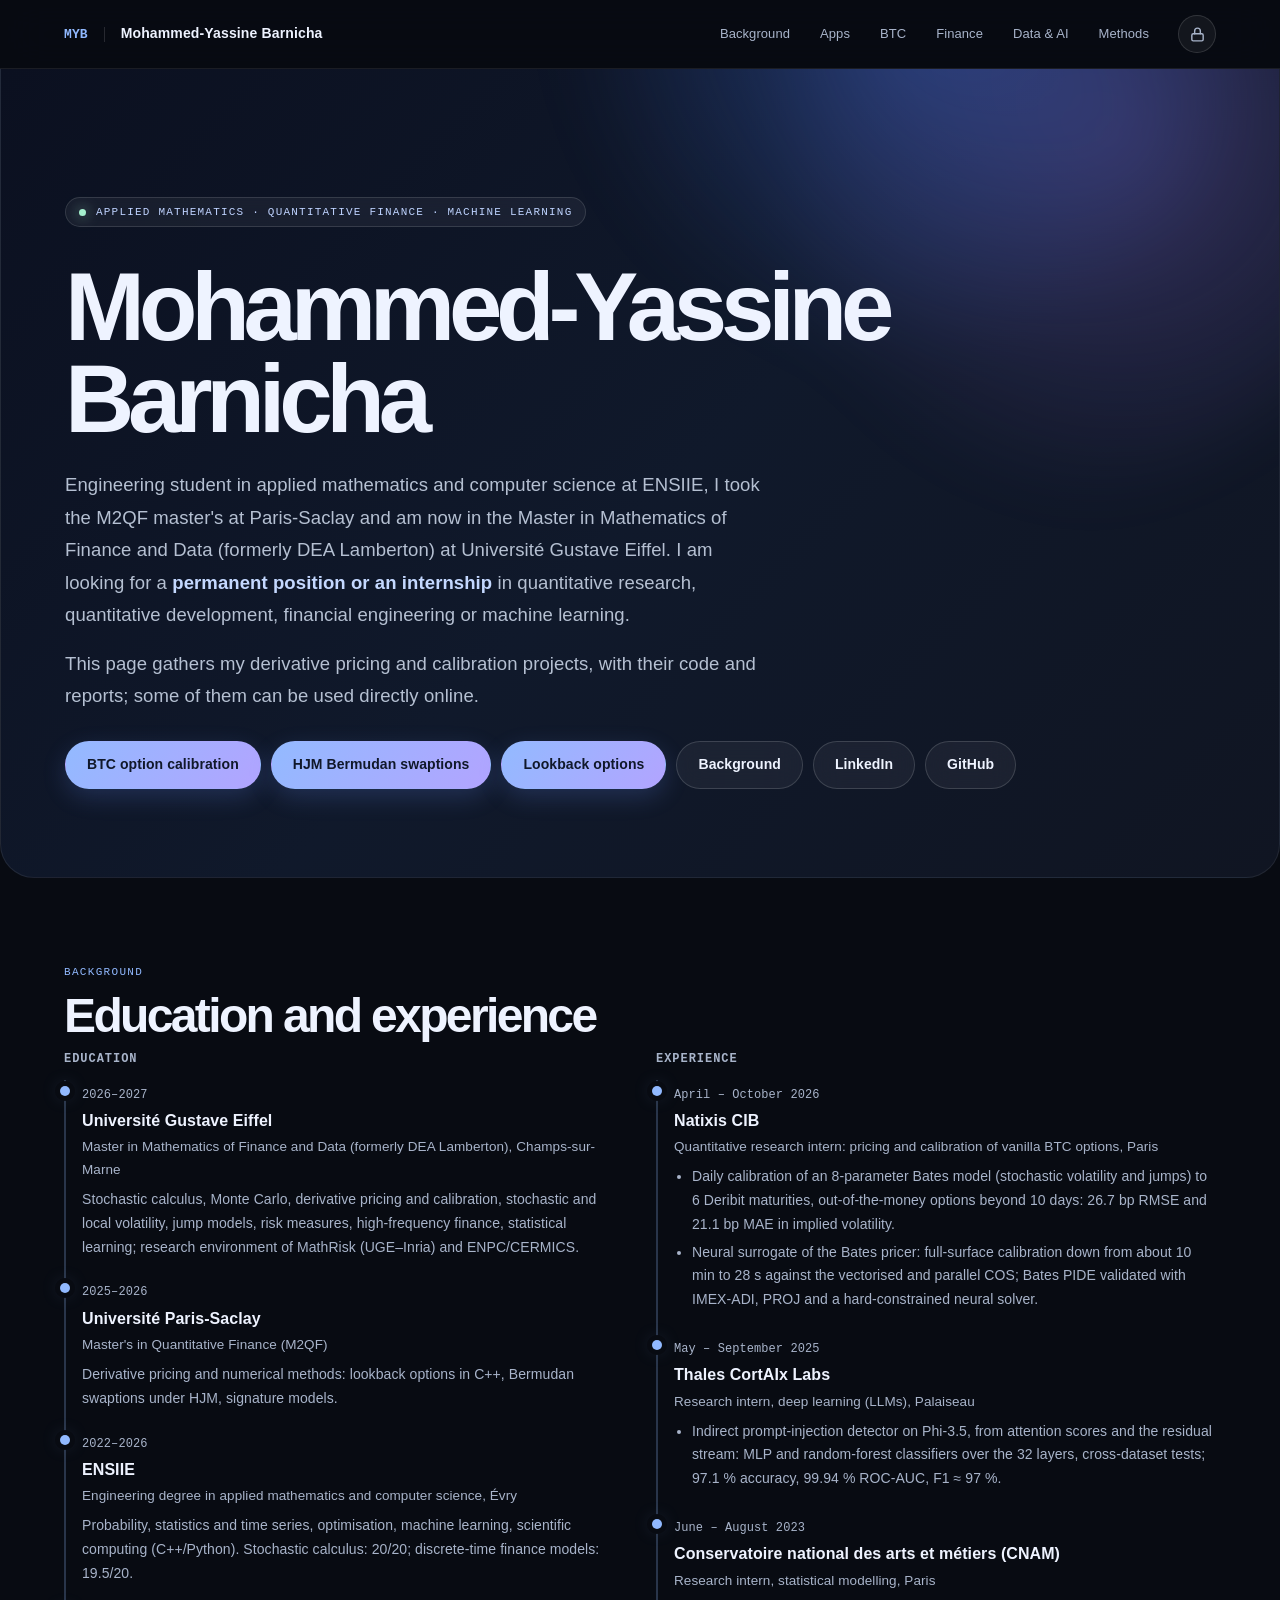
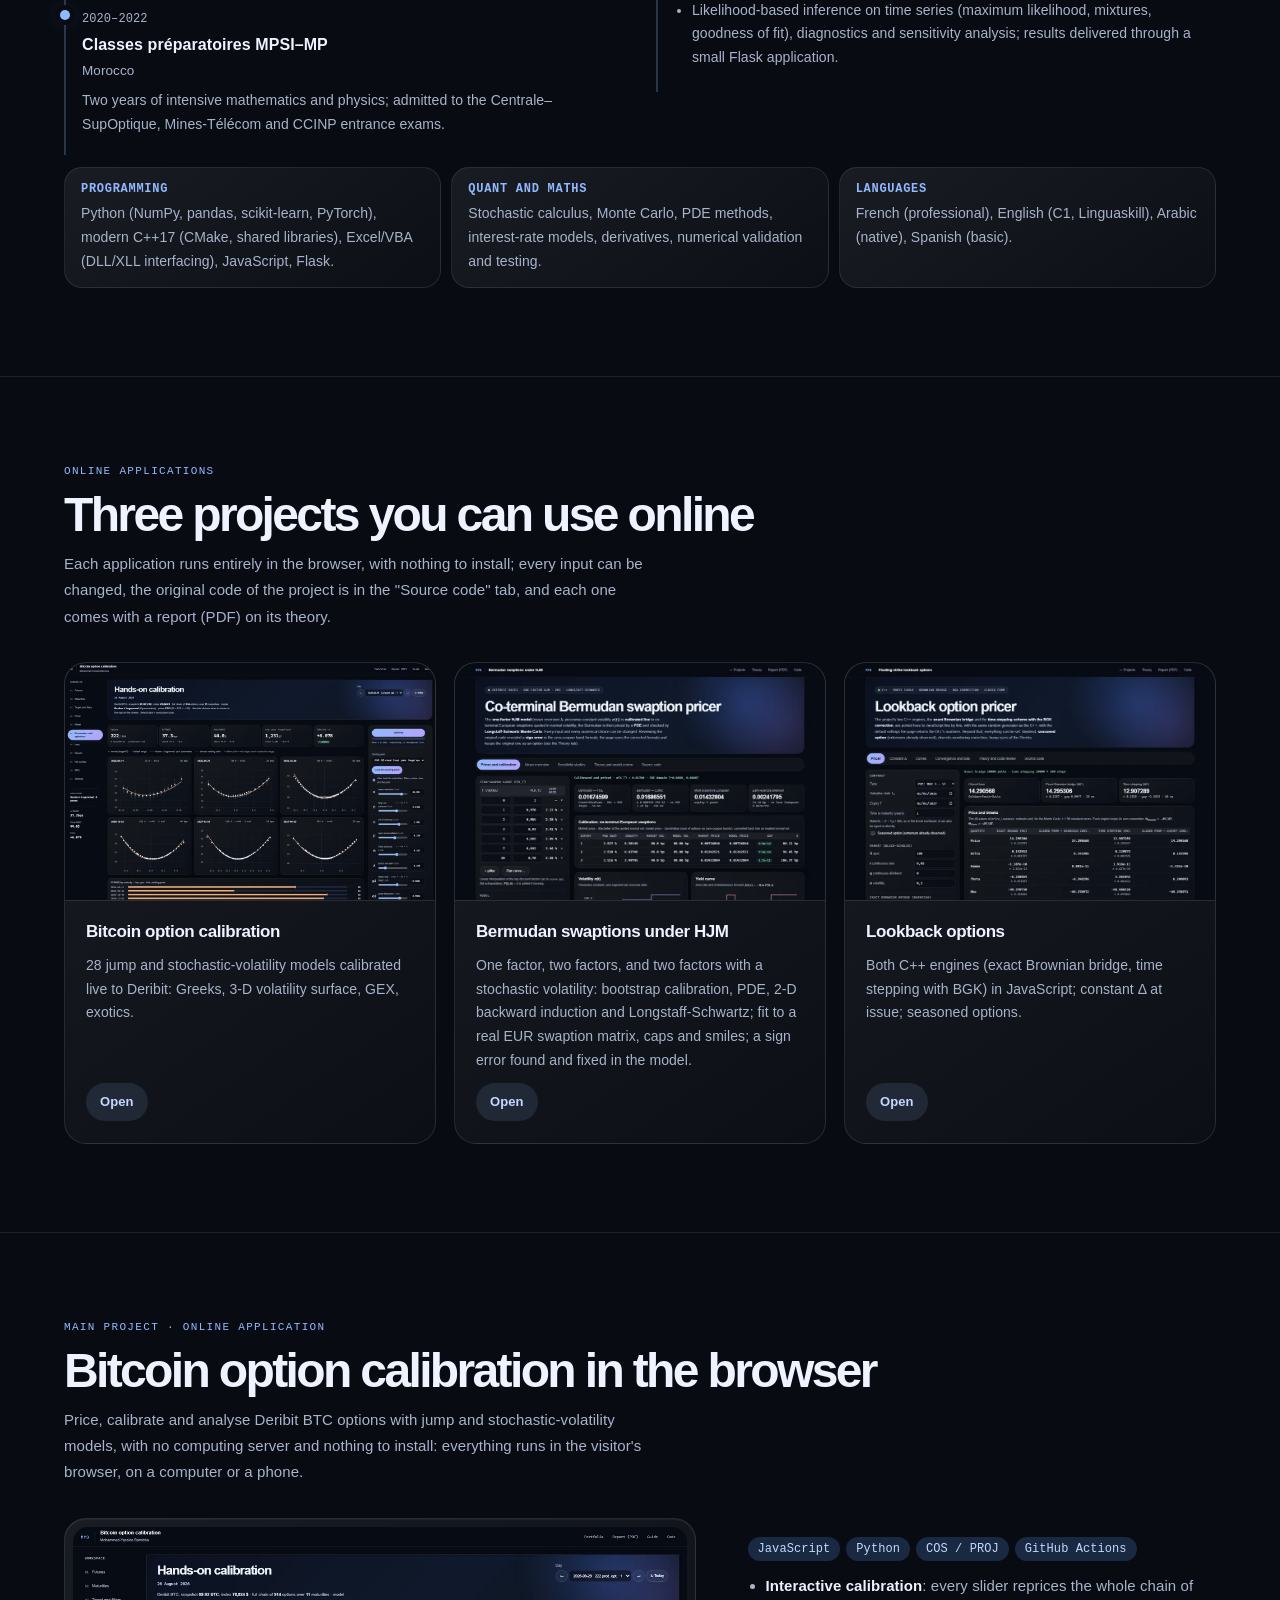
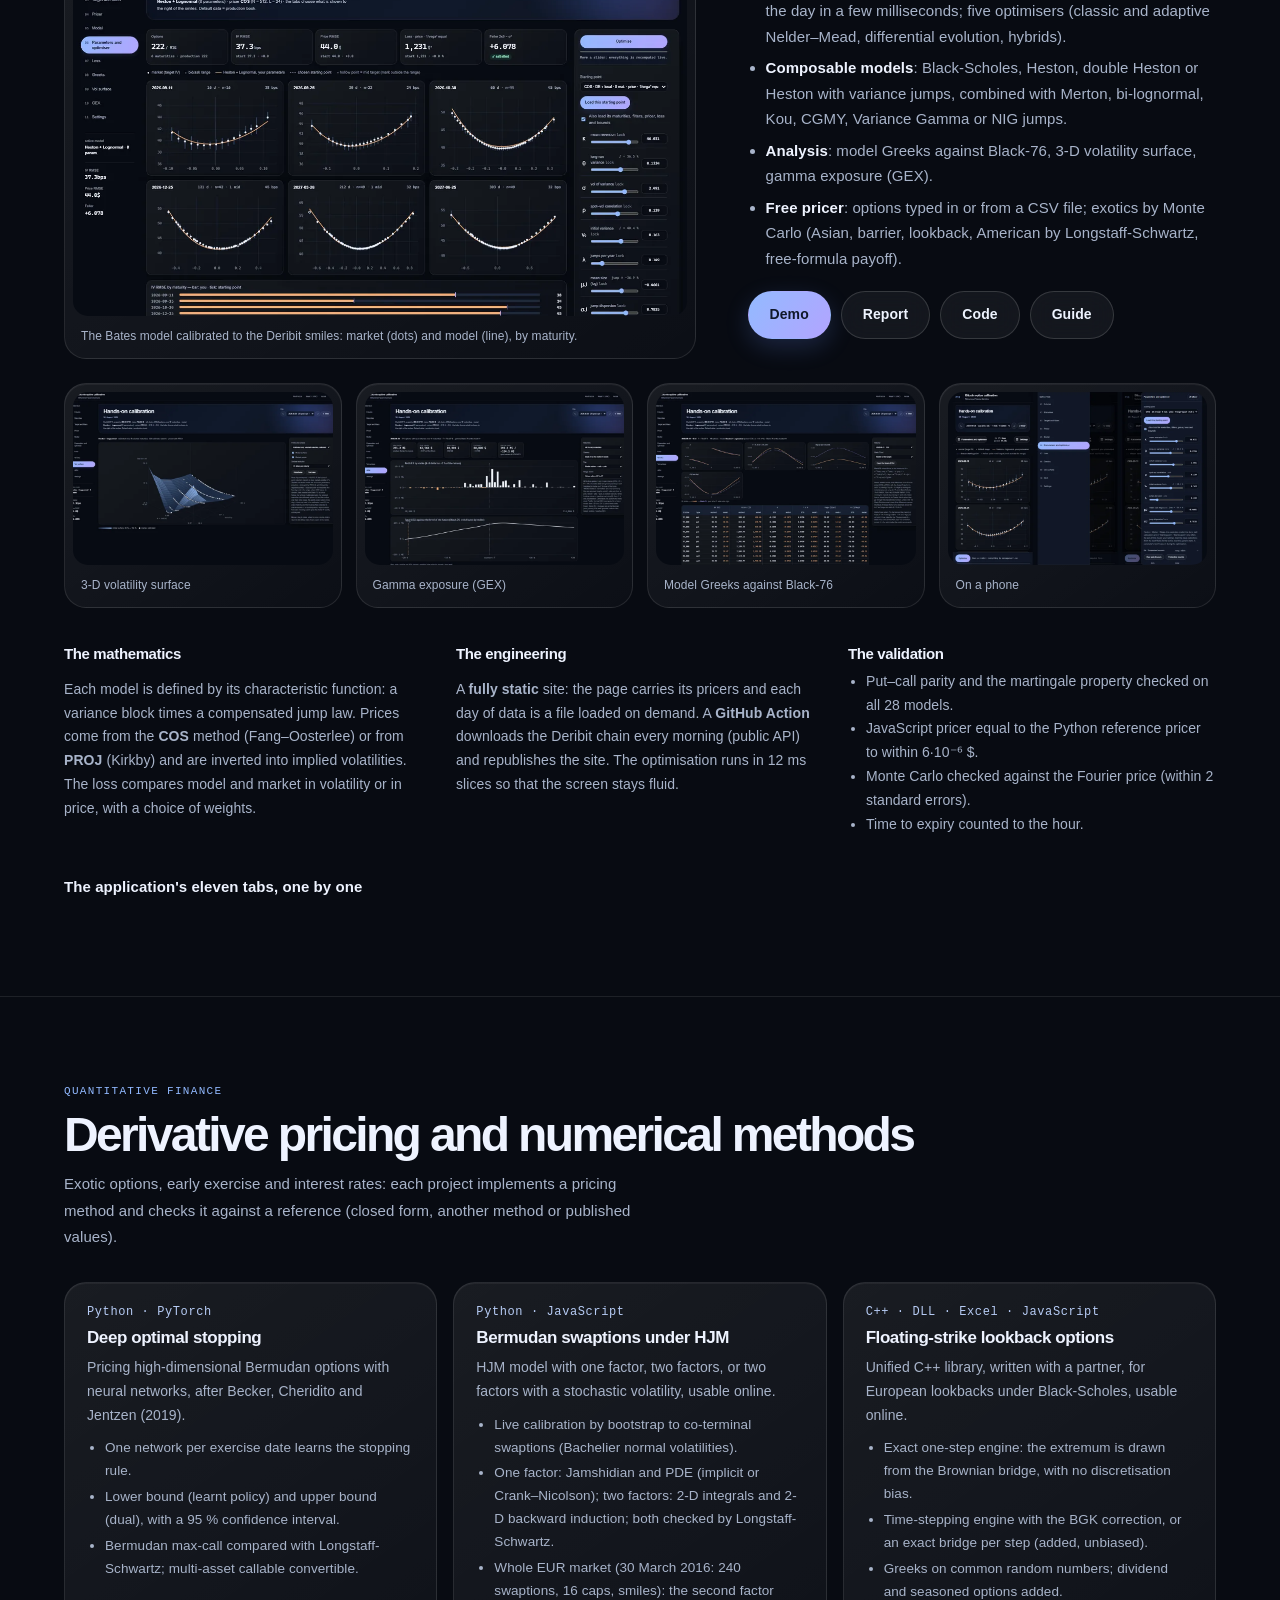
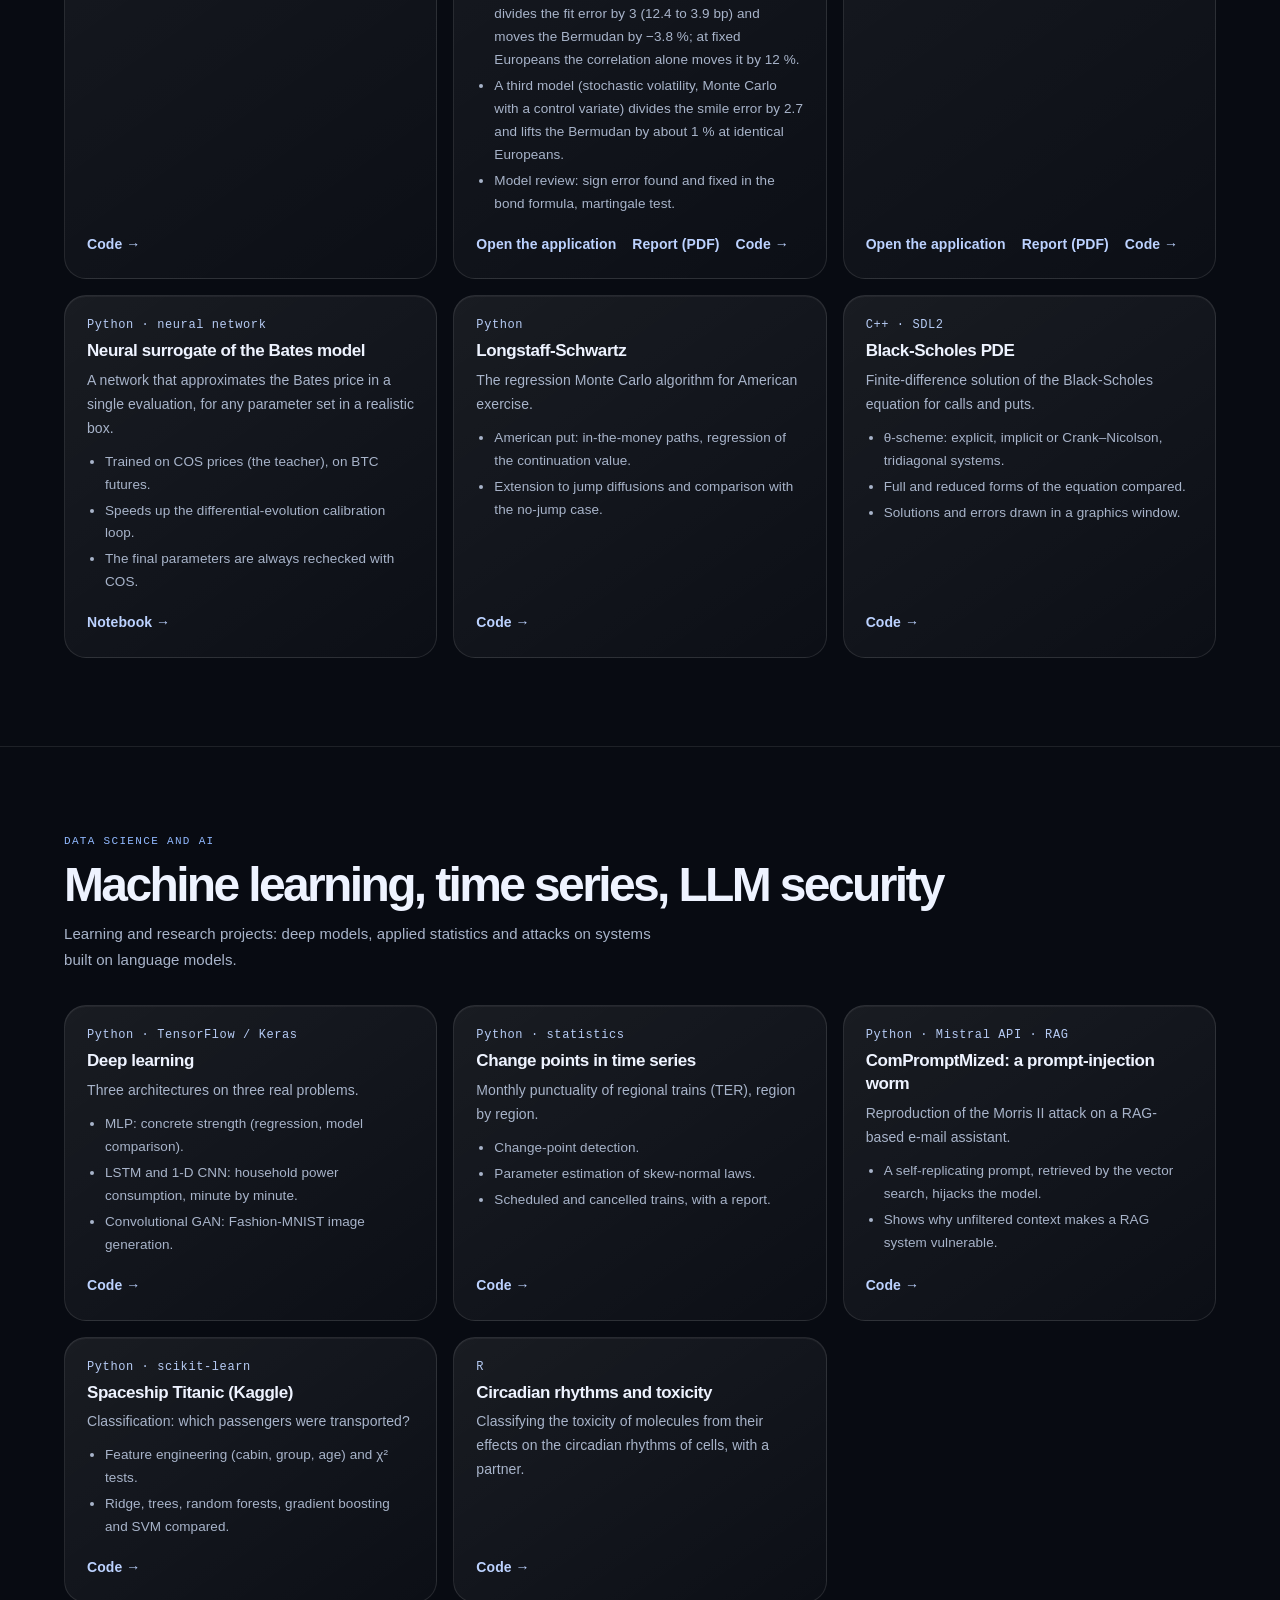
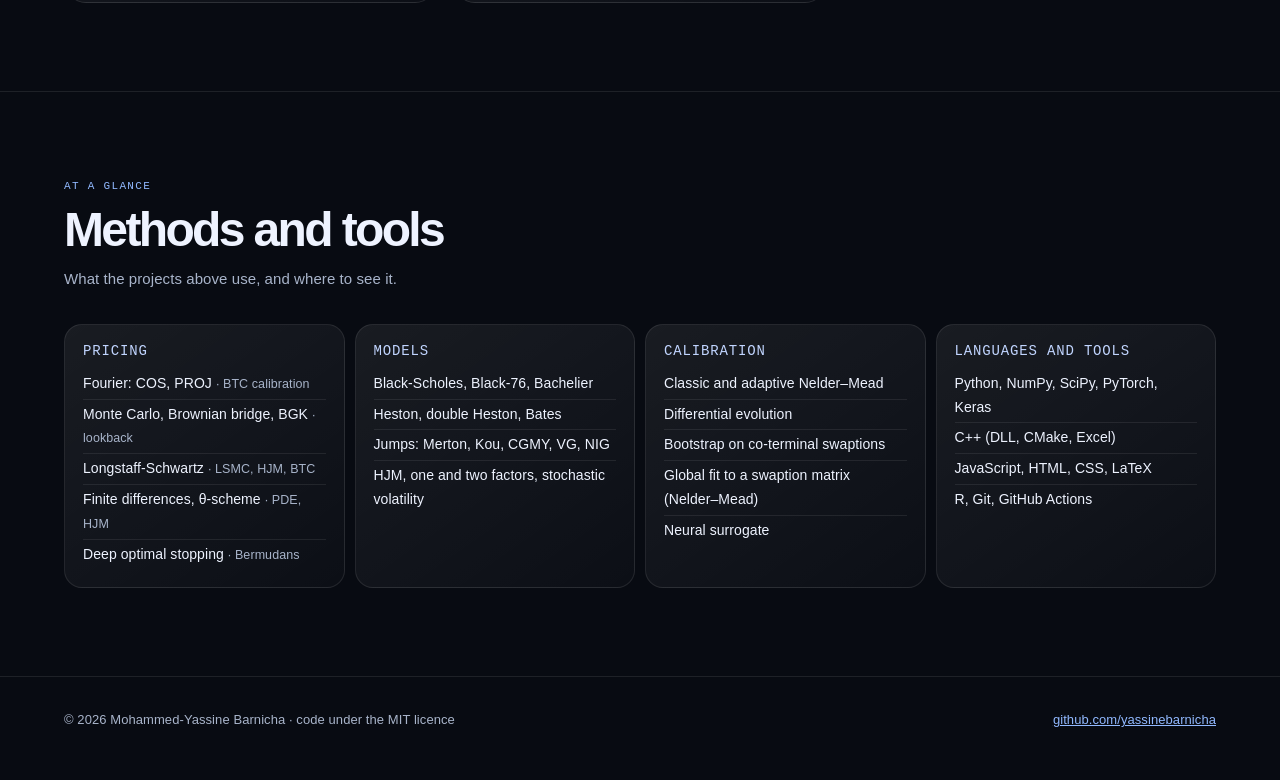
<file: index.html>
<!doctype html>
<html lang="en">
<head>
<meta charset="utf-8">
<meta name="viewport" content="width=device-width,initial-scale=1">
<title>Mohammed-Yassine Barnicha — Quantitative finance</title>
<meta name="description" content="Projects of Mohammed-Yassine Barnicha: Bitcoin option calibration in the browser, Bermudan swaptions under HJM, lookback options in C++, deep optimal stopping, Black-Scholes PDE, deep learning.">
<meta property="og:title" content="Mohammed-Yassine Barnicha — Quantitative finance">
<meta property="og:description" content="Pricing, calibration and numerical methods: online applications, reports and source code.">
<meta property="og:image" content="https://yassinebarnicha.github.io/img/calibration.webp">
<meta name="theme-color" content="#080b12">
<link rel="icon" href="data:image/svg+xml,%3Csvg xmlns='http://www.w3.org/2000/svg' viewBox='0 0 32 32'%3E%3Crect width='32' height='32' rx='9' fill='%23080b12'/%3E%3Cpath d='M7 22 13 10l5 12 7-13' stroke='%2391b9ff' stroke-width='3' stroke-linecap='round' stroke-linejoin='round' fill='none'/%3E%3C/svg%3E">
<style>
/* Dark "midnight glass" theme, shared with the project pages (kit/style.css). No external font or library. */
:root{
  color-scheme:dark;
  --ground:#080b12;--panel:#111827;--sunk:#182235;--ink:#eef3ff;--ink2:#a8b4ca;--line:#29354a;
  --accent:#91b9ff;--accent-hover:#c0d4ff;--accent-ink:#10182a;--tag:#1a2942;--tag-ink:#c4d8ff;
  --glass:linear-gradient(145deg,rgb(255 255 255 / 7%),rgb(255 255 255 / 2%));
  --edge:rgb(255 255 255 / 10%);
  --sans:Arial,"Helvetica Neue",sans-serif;
  --mono:ui-monospace,"Cascadia Mono","SF Mono",Consolas,"Liberation Mono",monospace;
}
*{box-sizing:border-box}
html{scroll-behavior:smooth;scroll-padding-top:72px}
body{margin:0;background:var(--ground);color:var(--ink);font:15px/1.7 var(--sans);letter-spacing:.005em;-webkit-text-size-adjust:100%}
a{color:var(--accent)}
a:hover{color:var(--accent-hover)}
:focus-visible{outline:2px solid #a4c4ff;outline-offset:3px}
img{max-width:100%;height:auto;display:block}
.page{max-width:1320px;margin:0 auto;padding:0 clamp(20px,5vw,76px)}
code,.mono{font-family:var(--mono);font-size:.9em}

/* top bar */
.barre{position:sticky;top:0;z-index:10;color:var(--ink);background:rgb(8 11 18 / 76%);border-bottom:1px solid rgb(255 255 255 / 8%);
  backdrop-filter:blur(22px) saturate(150%);-webkit-backdrop-filter:blur(22px) saturate(150%)}
.barre .page{display:flex;align-items:center;gap:16px;min-height:68px}
.mono-nom{font:600 13px var(--mono);padding-right:16px;border-right:1px solid rgb(255 255 255 / 13%);color:var(--accent)}
.barre .nom{font-weight:550;font-size:14px;white-space:nowrap;letter-spacing:.01em}
.barre nav{margin-left:auto;display:flex;gap:4px;flex-wrap:wrap}
.barre nav a{color:var(--ink2);text-decoration:none;font-size:13px;padding:8px 13px;border-radius:999px;
  transition:color .24s ease,background .24s ease,transform .3s cubic-bezier(.2,.8,.2,1)}
.barre nav a:hover{color:var(--ink);background:rgb(255 255 255 / 8%);transform:translateY(-1px)}

/* header */
.entete{position:relative;isolation:isolate;overflow:hidden;padding:clamp(62px,10vw,128px) 0 clamp(50px,7vw,88px);
  background:linear-gradient(135deg,#0b1020 0%,#10192b 52%,#101522 100%);border:1px solid rgb(255 255 255 / 8%);border-top:0;border-radius:0 0 34px 34px}
.entete::before{content:"";position:absolute;z-index:-1;top:-54%;right:-12%;width:min(75vw,880px);aspect-ratio:1;border-radius:50%;
  background:radial-gradient(circle at 42% 42%,rgb(73 127 255 / 35%),transparent 50%),radial-gradient(circle at 65% 58%,rgb(163 124 255 / 24%),transparent 48%);
  filter:blur(30px);pointer-events:none;animation:ambient-float 16s ease-in-out infinite alternate}
.surtitre{font:11px var(--mono);color:var(--accent);text-transform:uppercase;letter-spacing:.12em;margin:0 0 12px}
.entete .surtitre{display:inline-flex;align-items:center;gap:10px;padding:8px 13px;border:1px solid rgb(255 255 255 / 13%);border-radius:999px;
  background:rgb(255 255 255 / 5%);color:#bfd3ff;letter-spacing:.11em;backdrop-filter:blur(12px)}
.entete .surtitre::before{content:"";width:7px;height:7px;border-radius:50%;background:#a5f0ce;box-shadow:0 0 14px rgb(165 240 206 / 75%)}
h1,h2{font-family:var(--sans);font-weight:620;letter-spacing:-.065em}
h1{max-width:17ch;margin:22px 0 24px;font-size:clamp(48px,7.8vw,96px);line-height:.96}
.chapeau{font-size:clamp(16px,1.45vw,19px);line-height:1.75;color:#b5c0d2;max-width:68ch;margin:0 0 28px}
.chapeau b{color:#c4d8ff;font-weight:650}
.boutons{display:flex;flex-wrap:wrap;gap:10px}
.btn{position:relative;overflow:hidden;display:inline-flex;align-items:center;gap:8px;min-height:48px;padding:0 21px;border:1px solid transparent;
  border-radius:999px;text-decoration:none;font-weight:600;font-size:14px;
  transition:transform .36s cubic-bezier(.2,.8,.2,1.25),background .24s ease,border-color .24s ease,box-shadow .3s ease}
.btn:active{transform:scale(.96)}
.btn.plein{background:linear-gradient(125deg,#93baff,#b2a4ff);color:#10182a;box-shadow:0 8px 24px rgb(106 144 255 / 20%)}
.btn.plein:hover{background:linear-gradient(125deg,#b8d0ff,#d0c3ff);color:#10182a;box-shadow:0 12px 32px rgb(106 144 255 / 32%)}
.btn.plein::before{content:"";position:absolute;inset:-40% auto -40% -45%;width:35%;transform:translateX(-180%) skewX(-20deg);
  background:linear-gradient(90deg,transparent,rgb(255 255 255 / 42%),transparent);pointer-events:none}
.btn.creux{border-color:rgb(255 255 255 / 15%);background:rgb(255 255 255 / 5%);color:var(--ink);backdrop-filter:blur(14px)}
.btn.creux:hover{border-color:rgb(255 255 255 / 28%);background:rgb(255 255 255 / 10%)}

/* sections */
section{padding:clamp(54px,7vw,88px) 0;border-bottom:1px solid rgb(255 255 255 / 9%)}
h2{font-size:clamp(30px,4.2vw,48px);line-height:1.08;letter-spacing:-.055em;margin:0 0 10px}
.intro{color:var(--ink2);max-width:72ch;margin:0 0 32px;font-size:15px;line-height:1.75}
h3{font-size:17px;margin:0 0 6px;letter-spacing:-.025em;line-height:1.35}
.etiquettes{display:flex;flex-wrap:wrap;gap:6px;margin:0 0 12px;padding:0;list-style:none}
.etiquettes li{font:12px var(--mono);background:var(--tag);color:var(--tag-ink);padding:5px 10px;border-radius:999px}

/* background */
.parcours{display:grid;grid-template-columns:repeat(2,minmax(0,1fr));gap:32px}
.parcours h3.col{font:600 12px var(--mono);text-transform:uppercase;letter-spacing:.08em;color:var(--ink2);margin:0 0 14px}
.etape{border-left:2px solid var(--line);padding:0 0 18px 16px;position:relative}
.etape::before{content:"";position:absolute;left:-6px;top:6px;width:10px;height:10px;border-radius:50%;background:var(--accent);
  box-shadow:0 0 0 5px var(--ground),0 0 18px rgb(145 185 255 / 35%)}
.etape .quand{font:12px var(--mono);color:var(--ink2)}
.etape h4{margin:2px 0 2px;font-size:16px}
.etape .ou,.etape p,.etape li{color:var(--ink2)}
.etape .ou{font-size:13.5px;margin:0 0 6px}
.etape p,.etape li{font-size:14px;margin:0}
.etape ul{margin:6px 0 0;padding-left:18px}
.etape li{margin-bottom:4px}
.etape b{color:var(--ink)}
.competences{display:grid;grid-template-columns:repeat(3,minmax(0,1fr));gap:10px;margin-top:12px}
.competences div{border:1px solid rgb(255 255 255 / 9%);border-radius:18px;background:var(--glass);padding:14px 16px;font-size:14px;color:var(--ink2)}
.competences b{display:block;font:600 12px var(--mono);text-transform:uppercase;letter-spacing:.06em;color:var(--accent);margin-bottom:6px}

/* online applications */
.apps{display:grid;grid-template-columns:repeat(3,minmax(0,1fr));gap:18px}
.app,.carte,.cadre{border:1px solid var(--edge);border-radius:22px;background:var(--glass);box-shadow:inset 0 1px rgb(255 255 255 / 5%)}
.app{position:relative;isolation:isolate;overflow:hidden;display:flex;flex-direction:column;text-decoration:none;color:var(--ink);
  transition:transform .42s cubic-bezier(.2,.8,.2,1),border-color .3s ease,box-shadow .35s ease}
.app::after{content:"";position:absolute;z-index:2;inset:-70% -40%;transform:translateX(-70%) rotate(12deg);
  background:linear-gradient(105deg,transparent 42%,rgb(255 255 255 / 8%) 50%,transparent 58%);opacity:0;pointer-events:none}
.app img{width:100%;aspect-ratio:900/579;object-fit:cover;object-position:top;border-bottom:1px solid var(--edge);transition:transform .65s cubic-bezier(.2,.7,.2,1)}
.app .corps{padding:20px 21px 22px;display:flex;flex-direction:column;gap:10px;flex:1}
.app h3{margin:0}
.app p{margin:0;font-size:14px;color:var(--ink2)}
.app .ouvrir{margin-top:auto;align-self:flex-start;border-radius:999px;background:rgb(145 185 255 / 12%);color:#c4d8ff;font-weight:600;font-size:13px;
  padding:8px 14px;transition:background .24s ease,color .24s ease,transform .3s ease}

/* main project */
.vedette{display:grid;grid-template-columns:minmax(0,1.35fr) minmax(0,1fr);gap:clamp(24px,4vw,54px);align-items:center}
.cadre{padding:8px;overflow:hidden}
.cadre img{border-radius:15px}
.cadre figcaption{font-size:12px;color:var(--ink2);padding:11px 8px 5px;line-height:1.5}
figure{margin:0}
.vedette ul.points{margin:0 0 20px;padding-left:18px}
.vedette ul.points li{margin-bottom:6px;color:var(--ink2)}
.vedette ul.points b{color:var(--ink)}
.galerie{display:grid;grid-template-columns:repeat(4,minmax(0,1fr));gap:14px;margin-top:24px}
.galerie a{display:block;text-decoration:none;color:var(--ink2)}
.galerie .cadre{height:100%}
.galerie img{aspect-ratio:1.5;object-fit:cover}
.galerie a:hover .cadre{border-color:rgb(145 185 255 / 48%)}
.colonnes{display:grid;grid-template-columns:repeat(3,minmax(0,1fr));gap:24px;margin-top:36px}
.colonnes h3{font-size:15px}
.colonnes p,.colonnes li{font-size:14px;color:var(--ink2)}
.colonnes ul{margin:0;padding-left:18px}
.onglets-app{display:grid;grid-template-columns:repeat(auto-fill,minmax(250px,1fr));gap:8px;margin:16px 0 0;padding:0;list-style:none}
.onglets-app li{border:1px solid rgb(255 255 255 / 8%);border-radius:12px;background:rgb(255 255 255 / 4%);padding:12px 14px;font-size:13.5px;color:var(--ink2)}
.onglets-app b{color:var(--ink);font-weight:600}
.onglets-app .num{font:12px var(--mono);color:var(--accent);margin-right:6px}
details.plus{margin-top:28px}
details.plus summary{cursor:pointer;font-weight:600;min-height:44px;display:flex;align-items:center}

/* project grid */
.grille{display:grid;grid-template-columns:repeat(auto-fill,minmax(320px,1fr));gap:16px}
.carte{padding:22px;display:flex;flex-direction:column;transition:transform .38s cubic-bezier(.2,.8,.2,1),border-color .3s ease,box-shadow .35s ease}
.carte .langue{font:12px var(--mono);color:#b6cbf4;letter-spacing:.05em;margin:0 0 8px}
.carte p{margin:0 0 10px;font-size:14px;color:var(--ink2)}
.carte ul{margin:0 0 14px;padding-left:18px;font-size:13.5px;color:var(--ink2)}
.carte ul li{margin-bottom:3px}
.carte .liens{margin-top:auto;display:flex;flex-wrap:wrap;gap:16px;font-size:14px;font-weight:600}
.carte .liens a{text-decoration:none;color:#bcd2ff;transition:color .2s ease}
.carte .liens a:hover{text-decoration:underline;text-underline-offset:4px;color:#fff}

/* methods */
.methodes{display:grid;grid-template-columns:repeat(auto-fill,minmax(260px,1fr));gap:10px}
.methodes div{border:1px solid rgb(255 255 255 / 9%);border-radius:18px;background:var(--glass);padding:18px}
.methodes h3{font:500 14px var(--mono);text-transform:uppercase;letter-spacing:.06em;color:#c1d5ff;margin-bottom:10px}
.methodes ul{margin:0;padding:0;list-style:none;font-size:14px}
.methodes li{padding:3px 0;border-bottom:1px solid rgb(255 255 255 / 8%)}
.methodes li:last-child{border-bottom:0}
.methodes .ou{color:var(--ink2);font-size:12.5px}

/* interview-prep lock (interview-prep/verrou.js): a button opens a password dialog; once unlocked the hub link appears */
[hidden]{display:none!important}
.verrou{flex:none;display:inline-flex;align-items:center;justify-content:center;width:38px;height:38px;border-radius:50%;cursor:pointer;
  border:1px solid rgb(255 255 255 / 13%);background:rgb(255 255 255 / 5%);color:var(--ink2);transition:color .24s ease,background .24s ease}
.verrou:hover{color:var(--ink);background:rgb(255 255 255 / 10%)}
.verrou[aria-pressed="true"]{color:#a5f0ce;border-color:rgb(165 240 206 / 35%)}
.verrou svg{width:17px;height:17px}
.barre nav a.prep{color:#a5f0ce}
dialog.mdp{width:min(380px,calc(100vw - 32px));padding:22px;border:1px solid var(--edge);border-radius:20px;background:#111827;color:var(--ink)}
dialog.mdp::backdrop{background:rgb(4 6 10 / 70%);backdrop-filter:blur(4px)}
dialog.mdp h2{font-size:20px;letter-spacing:-.02em;margin:0 0 6px}
dialog.mdp p{margin:0 0 14px;color:var(--ink2);font-size:14px}
dialog.mdp input{width:100%;min-height:46px;padding:0 14px;border-radius:12px;border:1px solid var(--line);background:var(--sunk);color:var(--ink);font:16px var(--sans)}
dialog.mdp .ligne{display:flex;gap:10px;margin-top:14px}
dialog.mdp button{min-height:42px;padding:0 16px;border-radius:999px;border:1px solid rgb(255 255 255 / 15%);background:rgb(255 255 255 / 5%);
  color:var(--ink);font:600 13px var(--sans);cursor:pointer}
dialog.mdp button.plein{background:linear-gradient(125deg,#93baff,#b2a4ff);color:#10182a;border-color:transparent}
dialog.mdp .erreur{color:#ff999e;font-size:13px;min-height:1.4em;margin-top:10px}

footer{padding:32px 0 48px;color:var(--ink2);font-size:13px}
footer .page{display:flex;flex-wrap:wrap;gap:12px 32px;justify-content:space-between}

@media (hover:hover){
  .btn:hover{transform:translateY(-2px) scale(1.015)}
  .btn.plein:hover::before{animation:button-glint .72s cubic-bezier(.2,.7,.2,1) both}
  .app:hover,.carte:hover{transform:translateY(-5px) scale(1.008);border-color:rgb(145 185 255 / 48%);
    box-shadow:0 24px 54px rgb(0 0 0 / 24%),inset 0 1px rgb(255 255 255 / 10%)}
  .app:hover img{transform:scale(1.035)}
  .app:hover::after{animation:card-sheen .9s ease both}
  .app:hover .ouvrir{background:rgb(145 185 255 / 22%);color:#e2ecff;transform:translateX(3px)}
}
@keyframes button-glint{0%{transform:translateX(-180%) skewX(-20deg);opacity:0}20%{opacity:.8}100%{transform:translateX(550%) skewX(-20deg);opacity:0}}
@keyframes card-sheen{0%{transform:translateX(-70%) rotate(12deg);opacity:0}18%{opacity:1}100%{transform:translateX(70%) rotate(12deg);opacity:0}}
@keyframes ambient-float{from{transform:translate3d(0,0,0) scale(1)}to{transform:translate3d(-5%,5%,0) scale(1.08)}}
@media (max-width:900px){
  .parcours,.competences,.apps,.vedette,.colonnes{grid-template-columns:minmax(0,1fr)}
  .galerie{grid-template-columns:repeat(2,minmax(0,1fr))}
}
@media (max-width:600px){
  .page{padding:0 18px}
  .barre .page{gap:10px;min-height:60px}
  .barre .nom{display:none}
  .barre nav{flex-wrap:nowrap;overflow-x:auto;scrollbar-width:none;min-width:0}
  .barre nav::-webkit-scrollbar{display:none}
  .barre nav a{padding:7px 10px;font-size:12.5px;white-space:nowrap}
  .entete{padding:58px 0 42px;border-radius:0 0 24px 24px}
  .entete::before{top:-15%;right:-48%;width:125vw;opacity:.75}
  h1{font-size:clamp(46px,13vw,64px);max-width:15ch;line-height:.98}
  section{padding:36px 0}
  .grille{grid-template-columns:minmax(0,1fr)}
  .btn{flex:1 1 auto;justify-content:center}
  .app,.carte,.cadre{border-radius:18px}
  .galerie{gap:10px}
}
@media (prefers-reduced-motion:reduce){
  *,*::before,*::after{scroll-behavior:auto!important;transition-duration:.01ms!important;animation-duration:.01ms!important;animation-iteration-count:1!important}
}
</style>
</head>
<body>

<div class="barre">
  <div class="page">
    <span class="mono-nom" aria-hidden="true">MYB</span>
    <span class="nom">Mohammed-Yassine Barnicha</span>
    <nav aria-label="Sections">
      <a class="prep" id="lien-prep" href="interview-prep/" hidden>Interview prep</a>
      <a href="#parcours">Background</a>
      <a href="#applications">Apps</a>
      <a href="#calibration">BTC</a>
      <a href="#finance">Finance</a>
      <a href="#data">Data &amp; AI</a>
      <a href="#methodes">Methods</a>
    </nav>
    <button class="verrou" id="verrou" type="button" aria-pressed="false" aria-label="Unlock interview prep" title="Interview prep">
      <svg viewBox="0 0 24 24" fill="none" stroke="currentColor" stroke-width="2" stroke-linecap="round"><rect x="4" y="11" width="16" height="10" rx="2"/><path id="anse" d="M8 11V7a4 4 0 0 1 8 0v4"/></svg>
    </button>
  </div>
</div>
<dialog class="mdp" id="dialogue-prep" aria-labelledby="titre-prep">
  <form method="dialog" id="form-prep" autocomplete="off">
    <h2 id="titre-prep">Interview prep</h2>
    <p>Private notes. Enter the password to unlock them on this device.</p>
    <input id="mdp-prep" type="password" autocomplete="current-password" aria-label="Password" required>
    <div class="ligne"><button class="plein" type="submit" id="ok-prep">Unlock</button><button type="button" id="annuler-prep">Cancel</button></div>
    <div class="erreur" id="erreur-prep" role="alert"></div>
  </form>
</dialog>

<main>
<header class="entete">
  <div class="page">
    <p class="surtitre">Applied mathematics · quantitative finance · machine learning</p>
    <h1>Mohammed-Yassine Barnicha</h1>
    <p class="chapeau">Engineering student in applied mathematics and computer science at ENSIIE, I took the M2QF master's at
      Paris-Saclay and am now in the Master in Mathematics of Finance and Data (formerly DEA Lamberton) at Université Gustave Eiffel.
      I am looking for a <b>permanent position or an internship</b> in quantitative research, quantitative development, financial
      engineering or machine learning.</p>
    <p class="chapeau" style="margin-top:-12px">This page gathers my derivative pricing and calibration projects, with their code and
      reports; some of them can be used directly online.</p>
    <div class="boutons">
      <a class="btn plein" href="calibration-btc-svjd/">BTC option calibration</a>
      <a class="btn plein" href="swaptions-hjm/">HJM Bermudan swaptions</a>
      <a class="btn plein" href="options-lookback/">Lookback options</a>
      <a class="btn creux" href="#parcours">Background</a>
      <a class="btn creux" href="https://www.linkedin.com/in/mohammed-yassine-barnicha-855587280/">LinkedIn</a>
      <a class="btn creux" href="https://github.com/yassinebarnicha">GitHub</a>
    </div>
  </div>
</header>

<section id="parcours">
  <div class="page">
    <p class="surtitre">Background</p>
    <h2>Education and experience</h2>
    <div class="parcours">
      <div>
        <h3 class="col">Education</h3>
        <div class="etape"><span class="quand">2026–2027</span><h4>Université Gustave Eiffel</h4>
          <p class="ou">Master in Mathematics of Finance and Data (formerly DEA Lamberton), Champs-sur-Marne</p>
          <p>Stochastic calculus, Monte Carlo, derivative pricing and calibration, stochastic and local volatility, jump models, risk
            measures, high-frequency finance, statistical learning; research environment of MathRisk (UGE–Inria) and ENPC/CERMICS.</p></div>
        <div class="etape"><span class="quand">2025–2026</span><h4>Université Paris-Saclay</h4>
          <p class="ou">Master's in Quantitative Finance (M2QF)</p>
          <p>Derivative pricing and numerical methods: lookback options in C++, Bermudan swaptions under HJM, signature models.</p></div>
        <div class="etape"><span class="quand">2022–2026</span><h4>ENSIIE</h4>
          <p class="ou">Engineering degree in applied mathematics and computer science, Évry</p>
          <p>Probability, statistics and time series, optimisation, machine learning, scientific computing (C++/Python).
            Stochastic calculus: 20/20; discrete-time finance models: 19.5/20.</p></div>
        <div class="etape"><span class="quand">2020–2022</span><h4>Classes préparatoires MPSI–MP</h4>
          <p class="ou">Morocco</p>
          <p>Two years of intensive mathematics and physics; admitted to the Centrale–SupOptique, Mines-Télécom and CCINP entrance exams.</p></div>
      </div>
      <div>
        <h3 class="col">Experience</h3>
        <div class="etape"><span class="quand">April – October 2026</span><h4>Natixis CIB</h4>
          <p class="ou">Quantitative research intern: pricing and calibration of vanilla BTC options, Paris</p>
          <ul>
            <li>Daily calibration of an 8-parameter Bates model (stochastic volatility and jumps) to 6 Deribit maturities,
              out-of-the-money options beyond 10 days: 26.7 bp RMSE and 21.1 bp MAE in implied volatility.</li>
            <li>Neural surrogate of the Bates pricer: full-surface calibration down from about 10 min to 28 s against the vectorised
              and parallel COS; Bates PIDE validated with IMEX-ADI, PROJ and a hard-constrained neural solver.</li>
          </ul></div>
        <div class="etape"><span class="quand">May – September 2025</span><h4>Thales CortAIx Labs</h4>
          <p class="ou">Research intern, deep learning (LLMs), Palaiseau</p>
          <ul>
            <li>Indirect prompt-injection detector on Phi-3.5, from attention scores and the residual stream: MLP and random-forest
              classifiers over the 32 layers, cross-dataset tests; 97.1 % accuracy, 99.94 % ROC-AUC, F1 ≈ 97 %.</li>
          </ul></div>
        <div class="etape"><span class="quand">June – August 2023</span><h4>Conservatoire national des arts et métiers (CNAM)</h4>
          <p class="ou">Research intern, statistical modelling, Paris</p>
          <ul>
            <li>Likelihood-based inference on time series (maximum likelihood, mixtures, goodness of fit), diagnostics and sensitivity
              analysis; results delivered through a small Flask application.</li>
          </ul></div>
      </div>
    </div>
    <div class="competences">
      <div><b>Programming</b>Python (NumPy, pandas, scikit-learn, PyTorch), modern C++17 (CMake, shared libraries), Excel/VBA
        (DLL/XLL interfacing), JavaScript, Flask.</div>
      <div><b>Quant and maths</b>Stochastic calculus, Monte Carlo, PDE methods, interest-rate models, derivatives, numerical validation
        and testing.</div>
      <div><b>Languages</b>French (professional), English (C1, Linguaskill), Arabic (native), Spanish (basic).</div>
    </div>
  </div>
</section>

<section id="applications">
  <div class="page">
    <p class="surtitre">Online applications</p>
    <h2>Three projects you can use online</h2>
    <p class="intro">Each application runs entirely in the browser, with nothing to install; every input can be changed, the original
      code of the project is in the "Source code" tab, and each one comes with a report (PDF) on its theory.</p>
    <div class="apps">
      <a class="app" href="calibration-btc-svjd/">
        <img src="img/calibration.webp" width="900" height="570" loading="lazy" alt="Bates model calibrated to the Deribit smiles">
        <div class="corps"><h3>Bitcoin option calibration</h3>
          <p>28 jump and stochastic-volatility models calibrated live to Deribit: Greeks, 3-D volatility surface, GEX, exotics.</p>
          <span class="ouvrir">Open</span></div></a>
      <a class="app" href="swaptions-hjm/">
        <img src="img/hjm.webp" width="900" height="579" loading="lazy" alt="Bermudan swaption pricer under HJM">
        <div class="corps"><h3>Bermudan swaptions under HJM</h3>
          <p>One factor, two factors, and two factors with a stochastic volatility: bootstrap calibration, PDE, 2-D backward induction and Longstaff-Schwartz; fit to a real EUR swaption
            matrix, caps and smiles; a sign error found and fixed in the model.</p>
          <span class="ouvrir">Open</span></div></a>
      <a class="app" href="options-lookback/">
        <img src="img/lookback.webp" width="900" height="579" loading="lazy" alt="Lookback option pricer">
        <div class="corps"><h3>Lookback options</h3>
          <p>Both C++ engines (exact Brownian bridge, time stepping with BGK) in JavaScript; constant Δ at issue; seasoned options.</p>
          <span class="ouvrir">Open</span></div></a>
    </div>
  </div>
</section>

<section id="calibration">
  <div class="page">
    <p class="surtitre">Main project · online application</p>
    <h2>Bitcoin option calibration in the browser</h2>
    <p class="intro">Price, calibrate and analyse Deribit BTC options with jump and stochastic-volatility models, with no computing
      server and nothing to install: everything runs in the visitor's browser, on a computer or a phone.</p>

    <div class="vedette">
      <figure class="cadre">
        <a href="https://yassinebarnicha.github.io/calibration-btc-svjd/"><img src="img/calibration.webp" width="1200" height="760"
          alt="Market and calibrated Bates implied-volatility smiles, one curve per maturity"></a>
        <figcaption>The Bates model calibrated to the Deribit smiles: market (dots) and model (line), by maturity.</figcaption>
      </figure>
      <div>
        <ul class="etiquettes"><li>JavaScript</li><li>Python</li><li>COS / PROJ</li><li>GitHub Actions</li></ul>
        <ul class="points">
          <li><b>Interactive calibration</b>: every slider reprices the whole chain of the day in a few milliseconds; five optimisers
            (classic and adaptive Nelder–Mead, differential evolution, hybrids).</li>
          <li><b>Composable models</b>: Black-Scholes, Heston, double Heston or Heston with variance jumps, combined with Merton,
            bi-lognormal, Kou, CGMY, Variance Gamma or NIG jumps.</li>
          <li><b>Analysis</b>: model Greeks against Black-76, 3-D volatility surface, gamma exposure (GEX).</li>
          <li><b>Free pricer</b>: options typed in or from a CSV file; exotics by Monte Carlo (Asian, barrier, lookback, American by
            Longstaff-Schwartz, free-formula payoff).</li>
        </ul>
        <div class="boutons">
          <a class="btn plein" href="https://yassinebarnicha.github.io/calibration-btc-svjd/">Demo</a>
          <a class="btn creux" href="https://yassinebarnicha.github.io/calibration-btc-svjd/REPORT.pdf">Report</a>
          <a class="btn creux" href="https://github.com/yassinebarnicha/calibration-btc-svjd">Code</a>
          <a class="btn creux" href="https://github.com/yassinebarnicha/calibration-btc-svjd/blob/main/docs/GUIDE.md">Guide</a>
        </div>
      </div>
    </div>

    <div class="galerie">
      <a href="https://yassinebarnicha.github.io/calibration-btc-svjd/"><figure class="cadre">
        <img src="img/surface.webp" width="900" height="570" loading="lazy" alt="3-D implied volatility surface, model and market points">
        <figcaption>3-D volatility surface</figcaption></figure></a>
      <a href="https://yassinebarnicha.github.io/calibration-btc-svjd/"><figure class="cadre">
        <img src="img/gex.webp" width="900" height="570" loading="lazy" alt="Gamma exposure by strike and flip level">
        <figcaption>Gamma exposure (GEX)</figcaption></figure></a>
      <a href="https://yassinebarnicha.github.io/calibration-btc-svjd/"><figure class="cadre">
        <img src="img/grecques.webp" width="900" height="570" loading="lazy" alt="Model Greeks against Black-76, by strike">
        <figcaption>Model Greeks against Black-76</figcaption></figure></a>
      <a href="https://yassinebarnicha.github.io/calibration-btc-svjd/"><figure class="cadre">
        <img src="img/mobile.webp" width="900" height="634" loading="lazy" alt="Phone version: page, tab panel, settings panel">
        <figcaption>On a phone</figcaption></figure></a>
    </div>

    <div class="colonnes">
      <div>
        <h3>The mathematics</h3>
        <p>Each model is defined by its characteristic function: a variance block times a compensated jump law. Prices come from the
          <b>COS</b> method (Fang–Oosterlee) or from <b>PROJ</b> (Kirkby) and are inverted into implied volatilities. The loss compares
          model and market in volatility or in price, with a choice of weights.</p>
      </div>
      <div>
        <h3>The engineering</h3>
        <p>A <b>fully static</b> site: the page carries its pricers and each day of data is a file loaded on demand. A <b>GitHub
          Action</b> downloads the Deribit chain every morning (public API) and republishes the site. The optimisation runs in
          12 ms slices so that the screen stays fluid.</p>
      </div>
      <div>
        <h3>The validation</h3>
        <ul>
          <li>Put–call parity and the martingale property checked on all 28 models.</li>
          <li>JavaScript pricer equal to the Python reference pricer to within 6·10⁻⁶ $.</li>
          <li>Monte Carlo checked against the Fourier price (within 2 standard errors).</li>
          <li>Time to expiry counted to the hour.</li>
        </ul>
      </div>
    </div>

    <details class="plus">
      <summary>The application's eleven tabs, one by one</summary>
      <ol class="onglets-app">
        <li><span class="num">01</span><b>Futures</b> — the path of each future since its listing.</li>
        <li><span class="num">02</span><b>Maturities</b> — the choice of the expiries to calibrate.</li>
        <li><span class="num">03</span><b>Target and filters</b> — the target price (mark, mid), spreads, moneyness.</li>
        <li><span class="num">04</span><b>Pricer</b> — COS or PROJ, options typed in, CSV, exotics by Monte Carlo.</li>
        <li><span class="num">05</span><b>Model</b> — variance × jumps, with the dynamics written out.</li>
        <li><span class="num">06</span><b>Parameters and optimiser</b> — sliders, bounds, Feller condition, five optimisers.</li>
        <li><span class="num">07</span><b>Loss</b> — how the error is measured and weighted.</li>
        <li><span class="num">08</span><b>Greeks</b> — the model's Δ, Γ, Vega, Θ against Black-76.</li>
        <li><span class="num">09</span><b>Vol surface</b> — in 3-D, with the model's extrapolation.</li>
        <li><span class="num">10</span><b>GEX</b> — gamma exposure by strike, flip level, call and put walls.</li>
        <li><span class="num">11</span><b>Settings</b> — save, compare and export parameter sets.</li>
      </ol>
    </details>
  </div>
</section>

<section id="finance">
  <div class="page">
    <p class="surtitre">Quantitative finance</p>
    <h2>Derivative pricing and numerical methods</h2>
    <p class="intro">Exotic options, early exercise and interest rates: each project implements a pricing method and checks it against a
      reference (closed form, another method or published values).</p>
    <div class="grille">

      <article class="carte">
        <p class="langue">Python · PyTorch</p>
        <h3>Deep optimal stopping</h3>
        <p>Pricing high-dimensional Bermudan options with neural networks, after Becker, Cheridito and Jentzen (2019).</p>
        <ul>
          <li>One network per exercise date learns the stopping rule.</li>
          <li>Lower bound (learnt policy) and upper bound (dual), with a 95 % confidence interval.</li>
          <li>Bermudan max-call compared with Longstaff-Schwartz; multi-asset callable convertible.</li>
        </ul>
        <div class="liens"><a href="https://github.com/yassinebarnicha/Deep-Optimal-Stopping-">Code →</a></div>
      </article>

      <article class="carte">
        <p class="langue">Python · JavaScript</p>
        <h3>Bermudan swaptions under HJM</h3>
        <p>HJM model with one factor, two factors, or two factors with a stochastic volatility, usable online.</p>
        <ul>
          <li>Live calibration by bootstrap to co-terminal swaptions (Bachelier normal volatilities).</li>
          <li>One factor: Jamshidian and PDE (implicit or Crank–Nicolson); two factors: 2-D integrals and 2-D backward induction; both checked by Longstaff-Schwartz.</li>
          <li>Whole EUR market (30 March 2016: 240 swaptions, 16 caps, smiles): the second factor divides the fit error by 3 (12.4 to 3.9 bp) and moves the Bermudan by −3.8 %; at fixed Europeans the correlation alone moves it by 12 %.</li>
          <li>A third model (stochastic volatility, Monte Carlo with a control variate) divides the smile error by 2.7 and lifts the Bermudan by about 1 % at identical Europeans.</li>
          <li>Model review: sign error found and fixed in the bond formula, martingale test.</li>
        </ul>
        <div class="liens"><a href="swaptions-hjm/">Open the application</a><a href="swaptions-hjm/rapport/report.pdf">Report (PDF)</a><a href="swaptions-hjm/#code">Code →</a></div>
      </article>

      <article class="carte">
        <p class="langue">C++ · DLL · Excel · JavaScript</p>
        <h3>Floating-strike lookback options</h3>
        <p>Unified C++ library, written with a partner, for European lookbacks under Black-Scholes, usable online.</p>
        <ul>
          <li>Exact one-step engine: the extremum is drawn from the Brownian bridge, with no discretisation bias.</li>
          <li>Time-stepping engine with the BGK correction, or an exact bridge per step (added, unbiased).</li>
          <li>Greeks on common random numbers; dividend and seasoned options added.</li>
        </ul>
        <div class="liens"><a href="options-lookback/">Open the application</a><a href="options-lookback/rapport/report.pdf">Report (PDF)</a><a href="options-lookback/#code">Code →</a></div>
      </article>

      <article class="carte">
        <p class="langue">Python · neural network</p>
        <h3>Neural surrogate of the Bates model</h3>
        <p>A network that approximates the Bates price in a single evaluation, for any parameter set in a realistic box.</p>
        <ul>
          <li>Trained on COS prices (the teacher), on BTC futures.</li>
          <li>Speeds up the differential-evolution calibration loop.</li>
          <li>The final parameters are always rechecked with COS.</li>
        </ul>
        <div class="liens"><a href="https://github.com/yassinebarnicha/DEEP_LEARNING/blob/main/amortized_bates_surrogate_colab.ipynb">Notebook →</a></div>
      </article>

      <article class="carte">
        <p class="langue">Python</p>
        <h3>Longstaff-Schwartz</h3>
        <p>The regression Monte Carlo algorithm for American exercise.</p>
        <ul>
          <li>American put: in-the-money paths, regression of the continuation value.</li>
          <li>Extension to jump diffusions and comparison with the no-jump case.</li>
        </ul>
        <div class="liens"><a href="https://github.com/yassinebarnicha/Longstaff-schwartz">Code →</a></div>
      </article>

      <article class="carte">
        <p class="langue">C++ · SDL2</p>
        <h3>Black-Scholes PDE</h3>
        <p>Finite-difference solution of the Black-Scholes equation for calls and puts.</p>
        <ul>
          <li>θ-scheme: explicit, implicit or Crank–Nicolson, tridiagonal systems.</li>
          <li>Full and reduced forms of the equation compared.</li>
          <li>Solutions and errors drawn in a graphics window.</li>
        </ul>
        <div class="liens"><a href="https://github.com/yassinebarnicha/Black-Scholes-PDE-solving">Code →</a></div>
      </article>

    </div>
  </div>
</section>

<section id="data">
  <div class="page">
    <p class="surtitre">Data science and AI</p>
    <h2>Machine learning, time series, LLM security</h2>
    <p class="intro">Learning and research projects: deep models, applied statistics and attacks on systems built on language models.</p>
    <div class="grille">

      <article class="carte">
        <p class="langue">Python · TensorFlow / Keras</p>
        <h3>Deep learning</h3>
        <p>Three architectures on three real problems.</p>
        <ul>
          <li>MLP: concrete strength (regression, model comparison).</li>
          <li>LSTM and 1-D CNN: household power consumption, minute by minute.</li>
          <li>Convolutional GAN: Fashion-MNIST image generation.</li>
        </ul>
        <div class="liens"><a href="https://github.com/yassinebarnicha/DEEP_LEARNING">Code →</a></div>
      </article>

      <article class="carte">
        <p class="langue">Python · statistics</p>
        <h3>Change points in time series</h3>
        <p>Monthly punctuality of regional trains (TER), region by region.</p>
        <ul>
          <li>Change-point detection.</li>
          <li>Parameter estimation of skew-normal laws.</li>
          <li>Scheduled and cancelled trains, with a report.</li>
        </ul>
        <div class="liens"><a href="https://github.com/yassinebarnicha/Time-Series-Analysis-">Code →</a></div>
      </article>

      <article class="carte">
        <p class="langue">Python · Mistral API · RAG</p>
        <h3>ComPromptMized: a prompt-injection worm</h3>
        <p>Reproduction of the Morris II attack on a RAG-based e-mail assistant.</p>
        <ul>
          <li>A self-replicating prompt, retrieved by the vector search, hijacks the model.</li>
          <li>Shows why unfiltered context makes a RAG system vulnerable.</li>
        </ul>
        <div class="liens"><a href="https://github.com/yassinebarnicha/ComPromptMized">Code →</a></div>
      </article>

      <article class="carte">
        <p class="langue">Python · scikit-learn</p>
        <h3>Spaceship Titanic (Kaggle)</h3>
        <p>Classification: which passengers were transported?</p>
        <ul>
          <li>Feature engineering (cabin, group, age) and χ² tests.</li>
          <li>Ridge, trees, random forests, gradient boosting and SVM compared.</li>
        </ul>
        <div class="liens"><a href="https://github.com/yassinebarnicha/Spceship-Titanic-Kaggle">Code →</a></div>
      </article>

      <article class="carte">
        <p class="langue">R</p>
        <h3>Circadian rhythms and toxicity</h3>
        <p>Classifying the toxicity of molecules from their effects on the circadian rhythms of cells, with a partner.</p>
        <div class="liens"><a href="https://github.com/yassinebarnicha/MRR-Project">Code →</a></div>
      </article>

    </div>
  </div>
</section>

<section id="methodes">
  <div class="page">
    <p class="surtitre">At a glance</p>
    <h2>Methods and tools</h2>
    <p class="intro">What the projects above use, and where to see it.</p>
    <div class="methodes">
      <div><h3>Pricing</h3><ul>
        <li>Fourier: COS, PROJ <span class="ou">· BTC calibration</span></li>
        <li>Monte Carlo, Brownian bridge, BGK <span class="ou">· lookback</span></li>
        <li>Longstaff-Schwartz <span class="ou">· LSMC, HJM, BTC</span></li>
        <li>Finite differences, θ-scheme <span class="ou">· PDE, HJM</span></li>
        <li>Deep optimal stopping <span class="ou">· Bermudans</span></li>
      </ul></div>
      <div><h3>Models</h3><ul>
        <li>Black-Scholes, Black-76, Bachelier</li>
        <li>Heston, double Heston, Bates</li>
        <li>Jumps: Merton, Kou, CGMY, VG, NIG</li>
        <li>HJM, one and two factors, stochastic volatility</li>
      </ul></div>
      <div><h3>Calibration</h3><ul>
        <li>Classic and adaptive Nelder–Mead</li>
        <li>Differential evolution</li>
        <li>Bootstrap on co-terminal swaptions</li>
        <li>Global fit to a swaption matrix (Nelder–Mead)</li>
        <li>Neural surrogate</li>
      </ul></div>
      <div><h3>Languages and tools</h3><ul>
        <li>Python, NumPy, SciPy, PyTorch, Keras</li>
        <li>C++ (DLL, CMake, Excel)</li>
        <li>JavaScript, HTML, CSS, LaTeX</li>
        <li>R, Git, GitHub Actions</li>
      </ul></div>
    </div>
  </div>
</section>
</main>

<footer>
  <div class="page">
    <span>© 2026 Mohammed-Yassine Barnicha · code under the MIT licence</span>
    <span><a href="https://github.com/yassinebarnicha">github.com/yassinebarnicha</a></span>
  </div>
</footer>

<script src="interview-prep/verrou.js"></script>
<script>
/* lock button: locked -> password dialog; unlocked -> shows the hub link, a second press locks again */
(function () {
  "use strict";
  var V = window.VerrouHub, bouton = document.getElementById("verrou"), lien = document.getElementById("lien-prep");
  var dlg = document.getElementById("dialogue-prep"), champ = document.getElementById("mdp-prep"), err = document.getElementById("erreur-prep");
  var anse = document.getElementById("anse");
  function etat() {
    var ouvert = V.estOuvert();
    bouton.setAttribute("aria-pressed", ouvert ? "true" : "false");
    bouton.setAttribute("aria-label", ouvert ? "Lock interview prep" : "Unlock interview prep");
    bouton.title = ouvert ? "Lock interview prep" : "Interview prep";
    anse.setAttribute("d", ouvert ? "M8 11V7a4 4 0 0 1 7.6-1.7" : "M8 11V7a4 4 0 0 1 8 0v4");
    lien.hidden = !ouvert;
  }
  bouton.addEventListener("click", function () {
    if (V.estOuvert()) { V.verrouiller(); etat(); return; }
    err.textContent = ""; champ.value = "";
    if (dlg.showModal) dlg.showModal(); else dlg.setAttribute("open", "");
    champ.focus();
  });
  document.getElementById("annuler-prep").addEventListener("click", function () { dlg.close ? dlg.close() : dlg.removeAttribute("open"); });
  document.getElementById("form-prep").addEventListener("submit", function (ev) {
    ev.preventDefault();
    var ok = document.getElementById("ok-prep"); ok.disabled = true; err.textContent = "Checking…";
    V.deverrouiller(champ.value).then(function () {
      champ.value = ""; dlg.close ? dlg.close() : dlg.removeAttribute("open"); etat(); location.href = "interview-prep/";
    }, function (e) {
      err.textContent = e.message === "wrong password" ? "Wrong password." : e.message; champ.select();
    }).then(function () { ok.disabled = false; });
  });
  etat();
})();
</script>
</body>
</html>
</file>
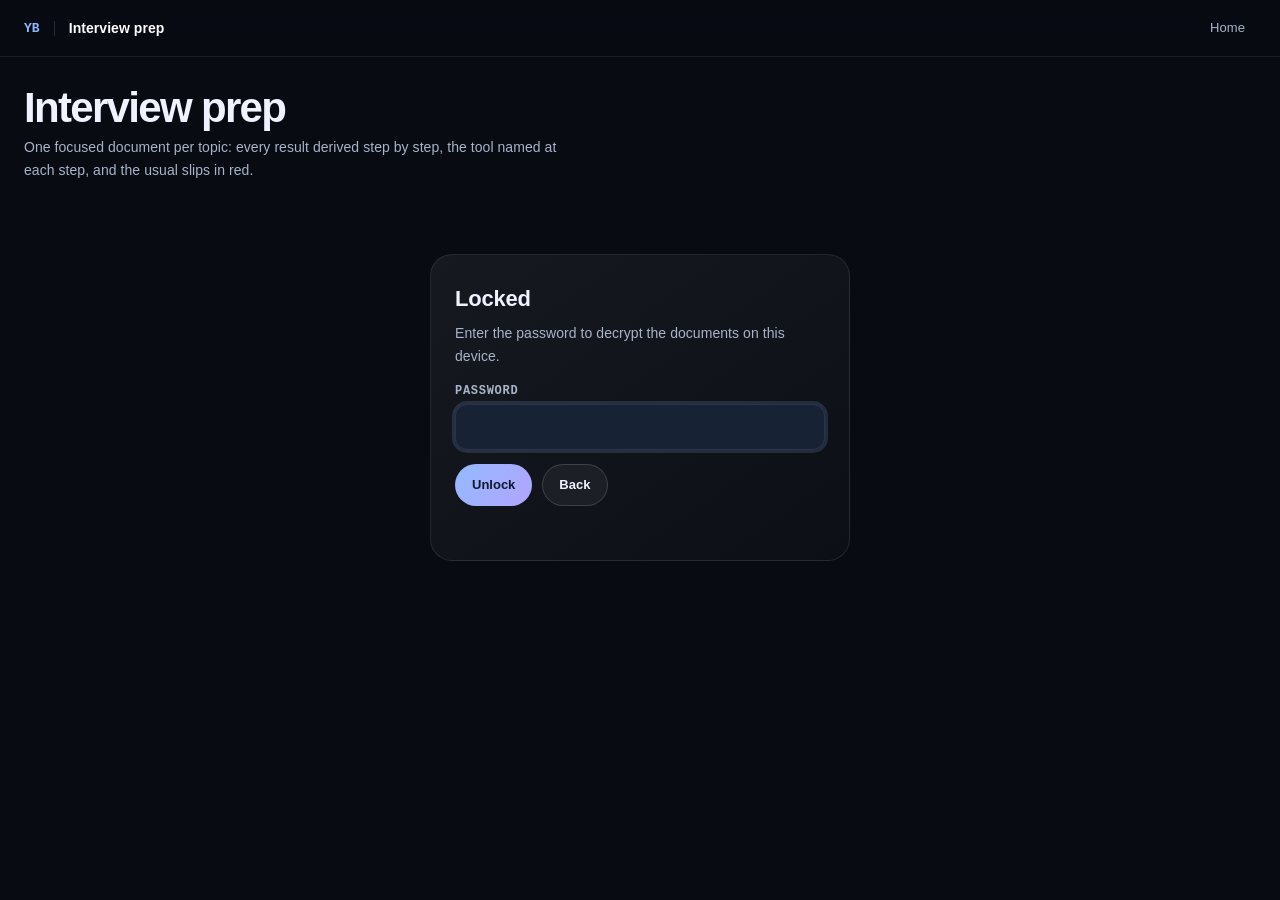
<file: interview-prep/index.html>
<!doctype html>
<html lang="en">
<head>
<meta charset="utf-8">
<meta name="viewport" content="width=device-width,initial-scale=1">
<meta name="robots" content="noindex,nofollow">
<title>Interview prep — Mohammed-Yassine Barnicha</title>
<meta name="theme-color" content="#080b12">
<link rel="icon" href="data:image/svg+xml,%3Csvg xmlns='http://www.w3.org/2000/svg' viewBox='0 0 32 32'%3E%3Crect width='32' height='32' rx='9' fill='%23080b12'/%3E%3Cpath d='M7 22 13 10l5 12 7-13' stroke='%2391b9ff' stroke-width='3' stroke-linecap='round' stroke-linejoin='round' fill='none'/%3E%3C/svg%3E">
<link rel="stylesheet" href="../kit/style.css">
<style>
/* Hub of interview topics. Same dark theme as the project pages (kit/style.css); everything else is here. */
main.page{padding-top:28px;padding-bottom:64px}
.tete{display:flex;flex-wrap:wrap;align-items:flex-end;gap:14px 24px;margin-bottom:22px}
.tete h1{margin:0;font-size:clamp(28px,4.4vw,42px);line-height:1.08;letter-spacing:-.04em}
.tete p{margin:6px 0 0;color:var(--ink2);max-width:70ch}
.tete .actions{margin-left:auto}
.btn-v{display:inline-flex;align-items:center;gap:8px;min-height:42px;padding:0 16px;border-radius:999px;border:1px solid rgb(255 255 255 / 15%);
  background:rgb(255 255 255 / 5%);color:var(--ink);font:600 13px var(--sans);cursor:pointer;text-decoration:none}
.btn-v:hover{background:rgb(255 255 255 / 10%);color:var(--ink)}
.btn-v.plein{background:linear-gradient(125deg,#93baff,#b2a4ff);color:#10182a;border-color:transparent}
.btn-v svg{width:16px;height:16px;flex:none}
.verrouille{max-width:420px;margin:8vh auto 0;padding:26px 24px;border:1px solid var(--edge);border-radius:22px;background:var(--glass)}
.verrouille h2{margin:0 0 6px;font-size:22px}
.verrouille p{margin:0 0 16px;color:var(--ink2)}
.verrouille label{display:block;font:600 12px var(--mono);text-transform:uppercase;letter-spacing:.06em;color:var(--ink2);margin-bottom:6px}
.verrouille input{width:100%;min-height:46px;padding:0 14px;border-radius:12px;border:1px solid var(--line);background:var(--sunk);color:var(--ink);font:16px var(--sans)}
.verrouille .ligne{display:flex;gap:10px;margin-top:14px;align-items:center}
.erreur{color:var(--bad);font-size:13px;min-height:1.4em;margin-top:10px}
.groupe{margin:26px 0 0}
.groupe h2{font:600 12px var(--mono);text-transform:uppercase;letter-spacing:.09em;color:var(--accent);margin:0 0 10px}
.grille{display:grid;grid-template-columns:repeat(auto-fill,minmax(290px,1fr));gap:14px}
.matiere{display:flex;flex-direction:column;gap:8px;padding:16px 18px;border:1px solid var(--edge);border-radius:18px;background:var(--glass);
  color:var(--ink);text-align:left;font:inherit;cursor:pointer;transition:border-color .25s ease,transform .3s cubic-bezier(.2,.8,.2,1)}
.matiere:hover{border-color:rgb(145 185 255 / 45%);transform:translateY(-2px)}
.matiere h3{margin:0;font-size:16px;line-height:1.35}
.matiere p{margin:0;color:var(--ink2);font-size:13.5px;line-height:1.55}
.matiere .pied{display:flex;align-items:center;gap:10px;margin-top:auto;padding-top:4px;font:12px var(--mono);color:var(--ink2)}
.matiere .pied .ouvrir{margin-left:auto;color:#c4d8ff;font-weight:600}
.matiere .pied a{color:var(--ink2)}
.etat{font:12px var(--mono);color:var(--ink2);min-height:1.5em;margin-top:18px}
/* in-page viewer: the pages are decrypted as images, so every browser (phones included) shows them without a PDF plug-in */
.lecteur{position:fixed;inset:0;z-index:50;display:flex;flex-direction:column;background:#0b0f18}
.lecteur .haut{flex:none;display:flex;align-items:center;gap:10px;padding:8px 12px;border-bottom:1px solid rgb(255 255 255 / 9%);background:rgb(8 11 18 / 92%)}
.lecteur .haut h2{flex:1;min-width:0;margin:0;font-size:14px;font-weight:600;white-space:nowrap;overflow:hidden;text-overflow:ellipsis}
.lecteur .haut .compte{font:12px var(--mono);color:var(--ink2);white-space:nowrap}
.lecteur .defile{flex:1;overflow:auto;-webkit-overflow-scrolling:touch;padding:14px 10px 40px}
.feuille{position:relative;width:100%;max-width:900px;margin:0 auto 12px;background:#fff;border-radius:4px;box-shadow:0 6px 24px rgb(0 0 0 / 40%)}
.feuille img{display:block;width:100%;height:100%;border-radius:4px}
.feuille .attente{position:absolute;inset:0;display:flex;align-items:center;justify-content:center;font:12px var(--mono);color:#7a8599}
@media (max-width:640px){.lecteur .defile{padding:8px 0 30px}.feuille{border-radius:0;margin-bottom:6px}.feuille img{border-radius:0}}
@media (max-width:640px){
  main.page{padding-top:18px}
  .tete .actions{margin-left:0}
  .grille{grid-template-columns:1fr}
}
</style>
<script src="verrou.js"></script>
</head>
<body>
<header class="barre">
  <div class="page">
    <a class="mono-nom" href="../">YB</a>
    <span class="titre">Interview prep</span>
    <nav aria-label="Site"><a href="../">Home</a></nav>
  </div>
</header>

<main class="page">
  <div class="tete">
    <div>
      <h1>Interview prep</h1>
      <p>One focused document per topic: every result derived step by step, the tool named at each step, and the usual slips in red.</p>
    </div>
    <div class="actions"><button class="btn-v" id="fermer" type="button" hidden>
      <svg viewBox="0 0 24 24" fill="none" stroke="currentColor" stroke-width="2" stroke-linecap="round"><rect x="4" y="11" width="16" height="10" rx="2"/><path d="M8 11V7a4 4 0 0 1 8 0v4"/></svg>Lock</button></div>
  </div>

  <form class="verrouille" id="formulaire" hidden autocomplete="off">
    <h2>Locked</h2>
    <p>Enter the password to decrypt the documents on this device.</p>
    <label for="mdp">Password</label>
    <input id="mdp" type="password" autocomplete="current-password" required>
    <div class="ligne"><button class="btn-v plein" type="submit" id="valider">Unlock</button><a class="btn-v" href="../">Back</a></div>
    <div class="erreur" id="erreur" role="alert"></div>
  </form>

  <div id="liste" hidden></div>
  <div class="etat" id="etat" role="status"></div>
</main>

<div class="lecteur" id="lecteur" hidden role="dialog" aria-modal="true" aria-labelledby="lecteur-titre">
  <div class="haut">
    <button class="btn-v" id="lecteur-retour" type="button" aria-label="Back to the topics">←</button>
    <h2 id="lecteur-titre"></h2>
    <span class="compte" id="lecteur-compte"></span>
    <button class="btn-v" id="lecteur-pdf" type="button">PDF ↓</button>
  </div>
  <div class="defile" id="lecteur-pages"></div>
</div>

<script>
(function () {
  "use strict";
  var V = window.VerrouHub;
  var form = document.getElementById("formulaire"), liste = document.getElementById("liste"), etat = document.getElementById("etat");
  var fermer = document.getElementById("fermer"), erreur = document.getElementById("erreur");
  var urls = [];

  function el(tag, cls, txt) { var e = document.createElement(tag); if (cls) e.className = cls; if (txt != null) e.textContent = txt; return e; }
  function taille(o) { return o > 1e6 ? (o / 1e6).toFixed(1) + " MB" : Math.round(o / 1e3) + " kB"; }

  function afficherVerrou(msg) {
    liste.hidden = true; liste.textContent = ""; fermer.hidden = true; form.hidden = false; etat.textContent = "";
    erreur.textContent = msg || "";
    if (!V.disponible()) erreur.textContent = "This browser cannot decrypt (WebCrypto needs https).";
    document.getElementById("mdp").focus();
  }

  /* ---- in-page viewer ---- */
  var lecteur = document.getElementById("lecteur"), zone = document.getElementById("lecteur-pages");
  var compte = document.getElementById("lecteur-compte"), docCourant = null, observateur = null, urlsPages = [];

  function fermerLecteur() {
    if (observateur) observateur.disconnect();
    urlsPages.forEach(URL.revokeObjectURL); urlsPages = [];
    zone.textContent = ""; lecteur.hidden = true; docCourant = null; document.body.style.overflow = "";
  }

  function chargerPage(feuille) {
    if (feuille.dataset.etat) return;
    feuille.dataset.etat = "1";
    V.page(docCourant.images[+feuille.dataset.i]).then(function (url) {
      if (!feuille.isConnected) { URL.revokeObjectURL(url); return; }
      urlsPages.push(url);
      var img = el("img"); img.alt = "Page " + (+feuille.dataset.i + 1); img.src = url;
      feuille.textContent = ""; feuille.appendChild(img);
    }, function (e) { feuille.dataset.etat = ""; feuille.querySelector(".attente").textContent = "Could not decrypt: " + e.message; });
  }

  function afficherLecteur(doc) {
    fermerLecteur();
    docCourant = doc;
    document.getElementById("lecteur-titre").textContent = doc.title;
    compte.textContent = doc.images.length + (doc.images.length > 1 ? " pages" : " page");
    doc.images.forEach(function (im, i) {
      var f = el("div", "feuille"); f.dataset.i = i; f.style.aspectRatio = im.w + " / " + im.h;
      f.appendChild(el("div", "attente", "Decrypting page " + (i + 1) + "…"));
      zone.appendChild(f);
    });
    lecteur.hidden = false; document.body.style.overflow = "hidden"; zone.scrollTop = 0;
    var feuilles = Array.prototype.slice.call(zone.children);
    if ("IntersectionObserver" in window) {
      observateur = new IntersectionObserver(function (entrees) {
        entrees.forEach(function (en) { if (en.isIntersecting) chargerPage(en.target); });
      }, { root: zone, rootMargin: "1200px 0px" });
      feuilles.forEach(function (f) { observateur.observe(f); });
    } else {
      feuilles.forEach(chargerPage);
    }
    document.getElementById("lecteur-retour").focus();
  }

  // the viewer has its own history entry: the phone's back button closes it
  function lireAncre() { var m = /^#doc=([\w-]+)$/.exec(location.hash); return m ? m[1] : null; }
  function synchroniser() {
    var id = lireAncre(), doc = id && catalogueCourant.filter(function (d) { return d.id === id; })[0];
    if (doc && doc.images && doc.images.length && V.estOuvert()) { if (docCourant !== doc) afficherLecteur(doc); }
    else if (docCourant) fermerLecteur();
  }
  var catalogueCourant = [];
  window.addEventListener("popstate", synchroniser);
  window.addEventListener("hashchange", synchroniser);
  document.getElementById("lecteur-retour").addEventListener("click", function () {
    if (lireAncre()) history.back(); else fermerLecteur();
  });
  document.getElementById("lecteur-pdf").addEventListener("click", function () { if (docCourant) ouvrirDoc(docCourant, true); });
  document.addEventListener("keydown", function (ev) { if (ev.key === "Escape" && docCourant) document.getElementById("lecteur-retour").click(); });

  function lire(doc) {
    if (!doc.images || !doc.images.length) return ouvrirDoc(doc, false);   // older data without page images
    history.pushState(null, "", "#doc=" + doc.id);
    afficherLecteur(doc);
  }

  function ouvrirDoc(doc, telecharger) {
    // a tab opened during the click itself is not blocked; it receives the PDF once decrypted
    var onglet = telecharger ? null : window.open("", "_blank");
    etat.textContent = "Decrypting " + doc.title + "…";
    V.ouvrir(doc).then(function (url) {
      urls.push(url);
      etat.textContent = "";
      if (telecharger) {
        var a = el("a"); a.href = url; a.download = doc.id + ".pdf"; document.body.appendChild(a); a.click(); a.remove();
      } else if (onglet) {
        onglet.location.href = url;
      } else {
        location.href = url;
      }
    }, function (e) {
      if (onglet) onglet.close();
      etat.textContent = "Could not open the document: " + e.message;
      if (e.message === "locked") afficherVerrou();
    });
  }

  function afficherListe(docs) {
    catalogueCourant = docs;
    form.hidden = true; fermer.hidden = false; liste.hidden = false; liste.textContent = ""; etat.textContent = "";
    var groupes = [];
    docs.forEach(function (d) {
      var g = groupes.filter(function (x) { return x.nom === d.part; })[0];
      if (!g) { g = { nom: d.part, docs: [] }; groupes.push(g); }
      g.docs.push(d);
    });
    groupes.forEach(function (g) {
      var s = el("section", "groupe"); s.appendChild(el("h2", null, g.nom));
      var grille = el("div", "grille");
      g.docs.forEach(function (d) {
        var carte = el("div", "matiere"); carte.tabIndex = 0; carte.setAttribute("role", "button");
        carte.appendChild(el("h3", null, d.title));
        carte.appendChild(el("p", null, d.summary));
        var pied = el("div", "pied");
        pied.appendChild(el("span", null, d.pages + (d.pages > 1 ? " pages" : " page") + " · " + taille(d.bytes)));
        var dl = el("a", null, "Download"); dl.href = "#";
        dl.addEventListener("click", function (ev) { ev.preventDefault(); ev.stopPropagation(); ouvrirDoc(d, true); });
        pied.appendChild(dl);
        pied.appendChild(el("span", "ouvrir", "Open →"));
        carte.appendChild(pied);
        carte.addEventListener("click", function () { lire(d); });
        carte.addEventListener("keydown", function (ev) { if (ev.key === "Enter" || ev.key === " ") { ev.preventDefault(); lire(d); } });
        grille.appendChild(carte);
      });
      s.appendChild(grille); liste.appendChild(s);
    });
  }

  form.addEventListener("submit", function (ev) {
    ev.preventDefault();
    var champ = document.getElementById("mdp"), bouton = document.getElementById("valider");
    bouton.disabled = true; erreur.textContent = ""; etat.textContent = "Checking…";
    V.deverrouiller(champ.value).then(function (docs) { champ.value = ""; afficherListe(docs); synchroniser(); }, function (e) {
      etat.textContent = ""; erreur.textContent = e.message === "wrong password" ? "Wrong password." : e.message;
      champ.select();
    }).then(function () { bouton.disabled = false; });
  });

  fermer.addEventListener("click", function () {
    fermerLecteur();
    V.verrouiller();
    urls.forEach(URL.revokeObjectURL); urls = [];
    afficherVerrou();
  });

  etat.textContent = "Loading…";
  V.catalogue().then(function (docs) { if (docs) { afficherListe(docs); synchroniser(); } else afficherVerrou(); },
                     function (e) { afficherVerrou(e.message); });
})();
</script>
</body>
</html>
</file>
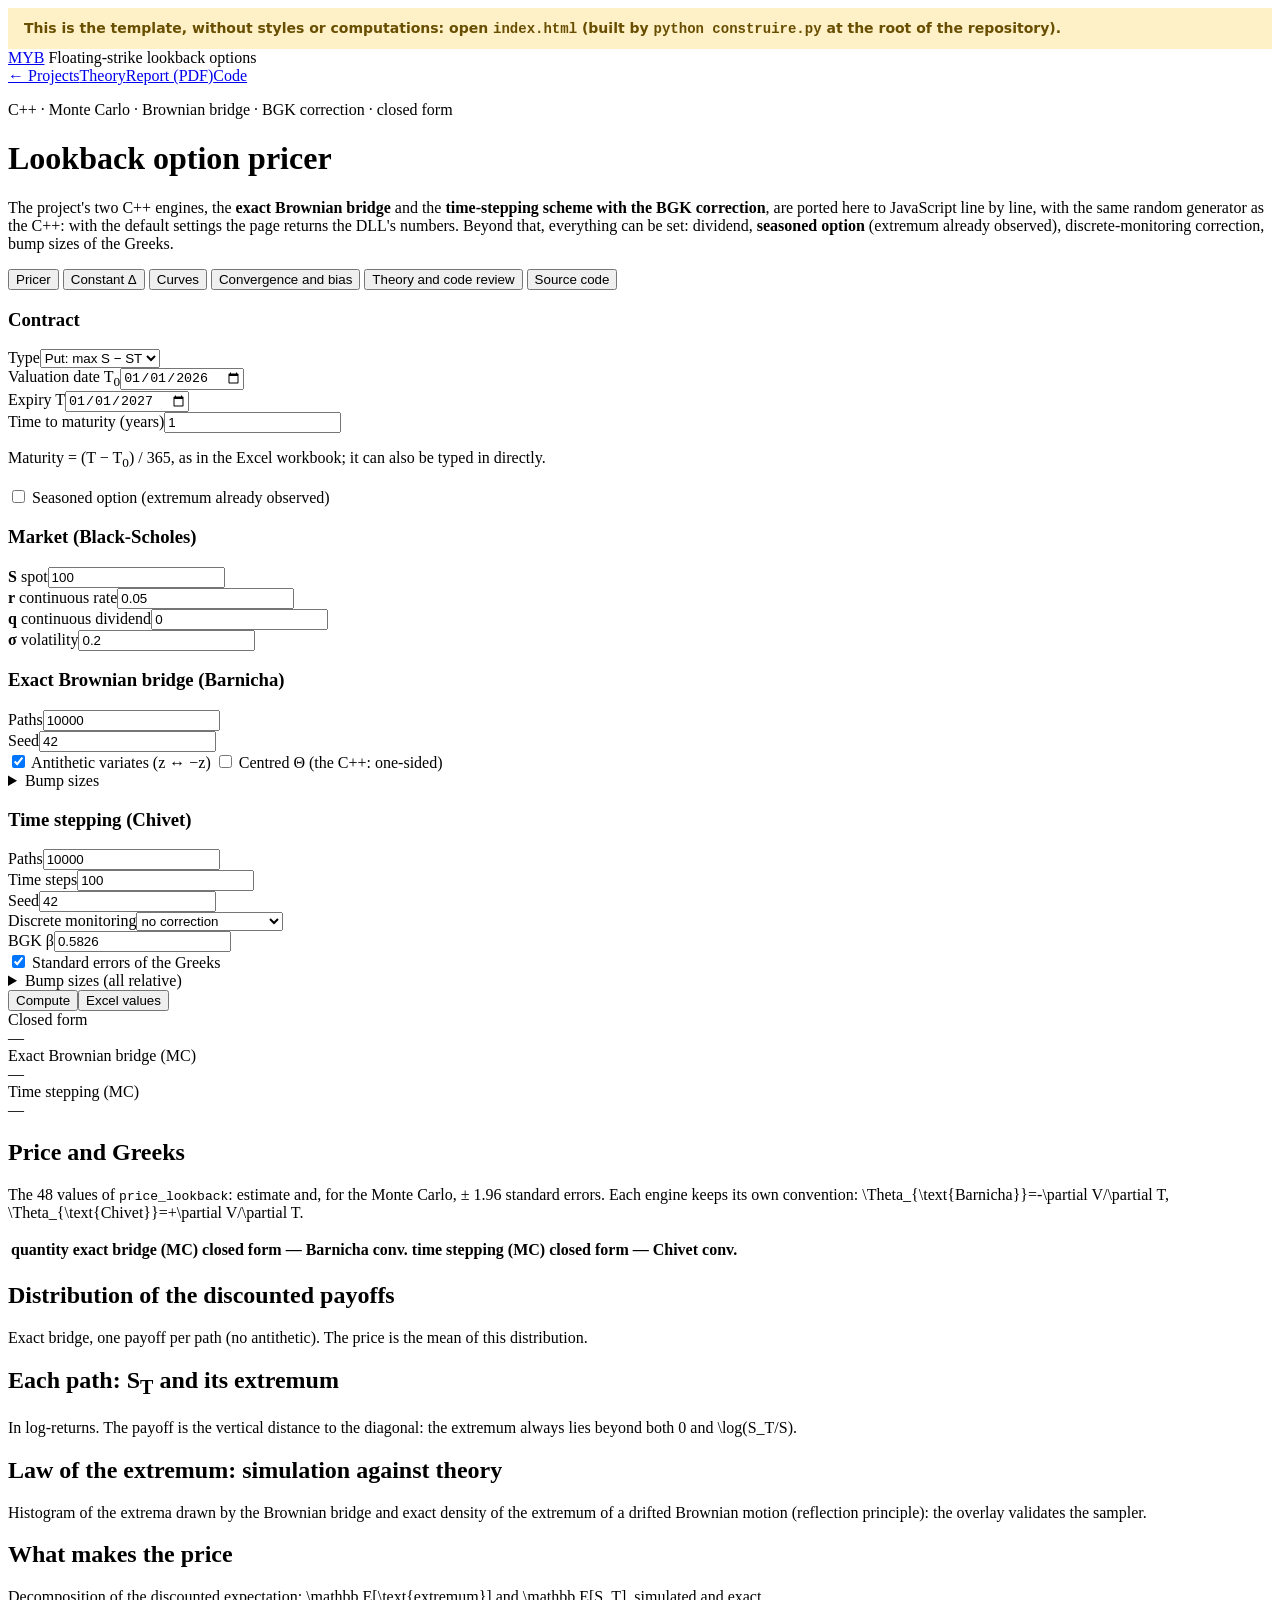
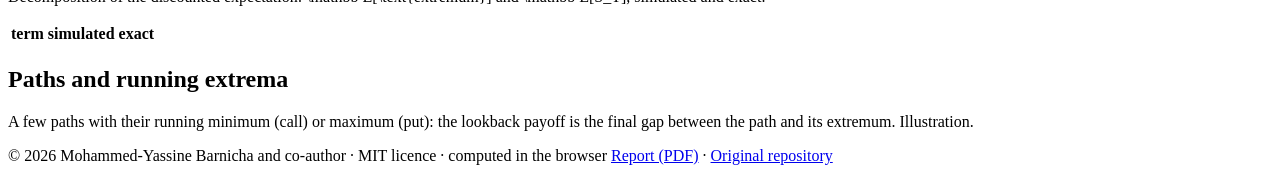
<file: options-lookback/fabrique/page.html>
<!doctype html>
<html lang="en">
<head>
<meta charset="utf-8">
<meta name="viewport" content="width=device-width,initial-scale=1">
<title>Lookback options — Mohammed-Yassine Barnicha</title>
<meta name="description" content="Floating-strike lookback option pricer: the project's two C++ Monte Carlo engines (exact Brownian bridge, time stepping with BGK) and the closed form, ported to JavaScript, with dividend, observed extremum and every setting.">
<meta name="theme-color" content="#080b12">
<link rel="icon" href="data:image/svg+xml,%3Csvg xmlns='http://www.w3.org/2000/svg' viewBox='0 0 32 32'%3E%3Crect width='32' height='32' rx='9' fill='%23080b12'/%3E%3Cpath d='M7 22 13 10l5 12 7-13' stroke='%2391b9ff' stroke-width='3' stroke-linecap='round' stroke-linejoin='round' fill='none'/%3E%3C/svg%3E">
<style>
/*__STYLE__*/
.tab-res td small{color:var(--ink2);display:block;font-size:11px}
.tab-res td.vide{color:var(--ink2)}
.revue li{margin-bottom:8px}
.remarque{background:var(--glass);border:1px solid var(--edge);border-left:3px solid var(--accent);border-radius:0 18px 18px 0;padding:16px 20px}
.remarque h2{font-size:18px;font-weight:600;margin:0 0 8px}
.remarque p,.remarque li{color:var(--ink2);font-size:14px;max-width:100ch}
.remarque b{color:var(--ink)}
.remarque .phrase{font-style:italic;color:var(--ink);border-top:1px solid var(--edge);padding-top:10px;margin-bottom:0}
details summary.aide{cursor:pointer}
</style>
</head>
<body>
<!--GABARIT--><p style="margin:0;padding:12px 16px;background:#fff1c7;color:#684e00;font:600 14px system-ui,sans-serif">This is the template, without styles or computations: open <code>index.html</code> (built by <code>python construire.py</code> at the root of the repository).</p><!--/GABARIT-->
<div class="barre"><div class="page">
  <a class="mono-nom" href="../" title="Home page">MYB</a>
  <span class="titre">Floating-strike lookback options</span>
  <nav><a href="../">← Projects</a><a href="#theorie">Theory</a><a href="rapport/report.pdf">Report (PDF)</a><a href="#code">Code</a></nav>
</div></div>

<main class="page">
  <header class="entete">
    <p class="surtitre">C++ · Monte Carlo · Brownian bridge · BGK correction · closed form</p>
    <h1>Lookback option pricer</h1>
    <p class="chapeau">The project's two C++ engines, the <b>exact Brownian bridge</b> and the <b>time-stepping scheme with the BGK
      correction</b>, are ported here to JavaScript line by line, with the same random generator as the C++: with the default
      settings the page returns the DLL's numbers. Beyond that, everything can be set: dividend, <b>seasoned option</b>
      (extremum already observed), discrete-monitoring correction, bump sizes of the Greeks.</p>
  </header>

  <div class="onglets" role="tablist">
    <button type="button" data-vue="pricer">Pricer</button>
    <button type="button" data-vue="homogene">Constant Δ</button>
    <button type="button" data-vue="courbes">Curves</button>
    <button type="button" data-vue="convergence">Convergence and bias</button>
    <button type="button" data-vue="theorie">Theory and code review</button>
    <button type="button" data-vue="code">Source code</button>
  </div>

  <!-- ============================== PRICER ============================== -->
  <section class="vue" id="pricer">
    <div class="espace">
      <aside class="panneau reglages" aria-label="Inputs">
        <h3>Contract</h3>
        <div class="champ"><label for="type">Type</label><select id="type"><option value="0">Call: S<sub>T</sub> − min S</option><option value="1" selected>Put: max S − S<sub>T</sub></option></select></div>
        <div class="champ"><label for="t0">Valuation date T<sub>0</sub></label><input type="date" id="t0" value="2026-01-01"></div>
        <div class="champ"><label for="t1">Expiry T</label><input type="date" id="t1" value="2027-01-01"></div>
        <div class="champ"><label for="ttm">Time to maturity (years)</label><input type="number" id="ttm" step="0.05" value="1"></div>
        <p class="aide">Maturity = (T − T<sub>0</sub>) / 365, as in the Excel workbook; it can also be typed in directly.</p>
        <label class="case"><input type="checkbox" id="vie"> Seasoned option (extremum already observed)</label>
        <div class="champ" id="ch-ext" hidden><label for="ext" id="lb-ext">Minimum already observed</label><input type="number" id="ext" value="90" step="1"></div>
        <p class="aide" id="aide-ext" hidden>The extremum reached since issue; at issue it equals the spot. With an extremum fixed, the Greeks are
          those of a contract held (the extremum does not move with the spot).</p>

        <h3>Market (Black-Scholes)</h3>
        <div class="champ"><label for="spot"><b>S</b> spot</label><input type="number" id="spot" value="100" step="1"></div>
        <div class="champ"><label for="rate"><b>r</b> continuous rate</label><input type="number" id="rate" value="0.05" step="0.005"></div>
        <div class="champ"><label for="q"><b>q</b> continuous dividend</label><input type="number" id="q" value="0" step="0.005"></div>
        <div class="champ"><label for="vol"><b>σ</b> volatility</label><input type="number" id="vol" value="0.2" step="0.01"></div>

        <h3>Exact Brownian bridge (Barnicha)</h3>
        <div class="champ"><label for="pc">Paths</label><input type="number" id="pc" value="10000" step="1000"></div>
        <div class="champ"><label for="seed">Seed</label><input type="number" id="seed" value="42"></div>
        <label class="case"><input type="checkbox" id="anti" checked> Antithetic variates (z ↔ −z)</label>
        <label class="case"><input type="checkbox" id="thc"> Centred Θ (the C++: one-sided)</label>
        <details><summary class="aide">Bump sizes</summary>
          <div class="champ"><label for="bS">spot (relative)</label><input type="number" id="bS" value="0.0001" step="0.0001"></div>
          <div class="champ"><label for="br">r (absolute)</label><input type="number" id="br" value="0.0001" step="0.0001"></div>
          <div class="champ"><label for="bv">σ (absolute)</label><input type="number" id="bv" value="0.0001" step="0.0001"></div>
          <div class="champ"><label for="bT">T (absolute, years)</label><input type="number" id="bT" value="0.0001" step="0.0001"></div>
        </details>

        <h3>Time stepping (Chivet)</h3>
        <div class="champ"><label for="pb">Paths</label><input type="number" id="pb" value="10000" step="1000"></div>
        <div class="champ"><label for="steps">Time steps</label><input type="number" id="steps" value="100" step="10"></div>
        <div class="champ"><label for="seedb">Seed</label><input type="number" id="seedb" value="42"></div>
        <div class="champ"><label for="corr">Discrete monitoring</label><select id="corr"><option value="aucune">no correction</option><option value="bgk">BGK correction</option><option value="pont">exact bridge per step</option></select></div>
        <div class="champ"><label for="beta">BGK β</label><input type="number" id="beta" value="0.5826" step="0.0001"></div>
        <label class="case"><input type="checkbox" id="stderr" checked> Standard errors of the Greeks</label>
        <details><summary class="aide">Bump sizes (all relative)</summary>
          <div class="champ"><label for="cS">spot</label><input type="number" id="cS" value="0.001" step="0.0001"></div>
          <div class="champ"><label for="cv">σ</label><input type="number" id="cv" value="0.001" step="0.0001"></div>
          <div class="champ"><label for="cr">r</label><input type="number" id="cr" value="0.0001" step="0.0001"></div>
          <div class="champ"><label for="cT">T</label><input type="number" id="cT" value="0.00273972602739726" step="0.0001"></div>
        </details>
        <div class="btns"><button type="button" class="btn" id="go">Compute</button><button type="button" class="btn creux" id="defaut">Excel values</button></div>
      </aside>
      <div class="resultats">
        <div class="etat" id="etat" role="status"></div>
        <div class="kpis">
          <div class="kpi"><div class="lbl">Closed form</div><div class="val" id="k-f">—</div><div class="sous" id="k-f-s"></div></div>
          <div class="kpi"><div class="lbl">Exact Brownian bridge (MC)</div><div class="val" id="k-c">—</div><div class="sous" id="k-c-s"></div></div>
          <div class="kpi"><div class="lbl">Time stepping (MC)</div><div class="val" id="k-b">—</div><div class="sous" id="k-b-s"></div></div>
        </div>
        <div class="carte-res">
          <h2>Price and Greeks</h2>
          <p class="aide">The 48 values of <code>price_lookback</code>: estimate and, for the Monte Carlo, ± 1.96 standard errors.
            Each engine keeps its own convention: <m>\Theta_{\text{Barnicha}}=-\partial V/\partial T</m>,
            <m>\Theta_{\text{Chivet}}=+\partial V/\partial T</m>.</p>
          <div class="defile"><table class="tab-res" id="t-res"><thead><tr><th>quantity</th><th>exact bridge (MC)</th><th>closed form — Barnicha conv.</th><th>time stepping (MC)</th><th>closed form — Chivet conv.</th></tr></thead><tbody></tbody></table></div>
        </div>
        <div class="grille-res">
          <div class="carte-res"><h2>Distribution of the discounted payoffs</h2>
            <p class="aide">Exact bridge, one payoff per path (no antithetic). The price is the mean of this distribution.</p>
            <div class="graphe" id="g-hist"></div></div>
          <div class="carte-res"><h2>Each path: S<sub>T</sub> and its extremum</h2>
            <p class="aide">In log-returns. The payoff is the vertical distance to the diagonal: the extremum always lies beyond both 0 and
              <m>\log(S_T/S)</m>.</p>
            <div class="graphe" id="g-nuage"></div></div>
          <div class="carte-res"><h2>Law of the extremum: simulation against theory</h2>
            <p class="aide">Histogram of the extrema drawn by the Brownian bridge and exact density of the extremum of a drifted Brownian
              motion (reflection principle): the overlay validates the sampler.</p>
            <div class="graphe" id="g-ext"></div></div>
          <div class="carte-res"><h2>What makes the price</h2>
            <p class="aide">Decomposition of the discounted expectation: <m>\mathbb E[\text{extremum}]</m> and <m>\mathbb E[S_T]</m>, simulated and exact.</p>
            <div class="defile"><table id="t-dec"><thead><tr><th>term</th><th>simulated</th><th>exact</th></tr></thead><tbody></tbody></table></div></div>
        </div>
        <div class="carte-res">
          <h2>Paths and running extrema</h2>
          <p class="aide">A few paths with their running minimum (call) or maximum (put): the lookback payoff is the final gap between
            the path and its extremum. Illustration.</p>
          <div class="graphe haut" id="g-traj"></div>
        </div>
      </div>
    </div>
  </section>

  <!-- ============================== CONSTANT DELTA ============================== -->
  <section class="vue" id="homogene" hidden>
    <div class="remarque">
      <h2>Remark: why the Δ of a floating-strike lookback is constant at issue</h2>
      <p>Under Black-Scholes the whole path is proportional to the spot: <m>S_t=S\,e^{(r-q-\sigma^2/2)t+\sigma W_t}</m>. At issue the
        starting extremum is the spot itself, so <b>S factors out of the whole payoff</b>:</p>
      <md>S_T-\min_{[0,T]}S=S\Big(\tfrac{S_T}{S}-\min_{[0,T]}\tfrac{S_t}{S}\Big)\quad\Longrightarrow\quad V(S)=S\,f(r,q,\sigma,T),</md>
      <p>where <m>f</m> does not depend on <m>S</m>. The issue price is <b>linear in S</b> (homogeneous of degree 1), hence:</p>
      <ul>
        <li><b><m>\Delta=\partial V/\partial S=f=V/S</m></b>: the same for every spot; it is read directly from the price, with no finite
          difference;</li>
        <li><b>Vega, ρ and Θ are proportional to S</b>: doubling the spot doubles every other Greek;</li>
        <li>the second derivative of the issue price <m>S\mapsto V(S)</m> is zero, which is what the engines report: they bump the
          spot <em>and</em> the starting extremum together, and on common random numbers each path's payoff is itself linear in
          <m>S</m>, so their Γ is exactly zero up to rounding.</li>
      </ul>
      <p><b>A subtlety for hedging.</b> Once the option is held, the extremum <m>m</m> is fixed and the price is <m>V(S,m)=S\,g(m/S)</m>,
        homogeneous in <m>(S,m)</m> jointly. By Euler, <m>V=S\,\partial_SV+m\,\partial_mV</m>, so
        <m>\Delta=V/S-(m/S)\,\partial_mV</m>. At <m>m=S</m>, <m>\partial_mV=0</m> (the path immediately sets a new extremum, so the
        old one no longer matters): <b>the hedging Δ is still V/S</b>. But the hedging Γ is
        <m>\partial_{SS}V=g''(1)/S</m>, <b>not zero</b>: 0.0312 for the put and 0.0455 for the call at <m>S=100</m>, <m>r=5\,\%</m>,
        <m>\sigma=20\,\%</m>, <m>T=1</m>. The chart "Γ" shows both.</p>
      <p class="phrase">In one sentence: "At issue the price of a floating-strike lookback is homogeneous of degree 1 in S: S comes out of
        the expectation, so Δ = V/S is constant; the issue price has no curvature, but a contract already held, whose extremum stays
        fixed, does — its Γ is g''(1)/S > 0."</p>
    </div>
    <div class="espace" style="margin-top:20px">
      <aside class="panneau reglages">
        <p class="aide" style="margin-top:0">Type, rate, dividend, volatility and maturity: those of the Pricer tab. The charts are computed when
          the tab is opened (closed form and exact-bridge Monte Carlo).</p>
        <div class="champ"><label for="h-s0">Reference spot S<sub>0</sub></label><input type="number" id="h-s0" value="100"></div>
        <div class="champ"><label for="h-min">Lowest spot</label><input type="number" id="h-min" value="50"></div>
        <div class="champ"><label for="h-max">Highest spot</label><input type="number" id="h-max" value="150"></div>
        <div class="champ"><label for="h-ext" id="h-ext-l">Observed extremum (seasoned)</label><input type="number" id="h-ext" value="110"></div>
        <p class="aide">For the seasoned case: a minimum ≤ the spot for the call, a maximum ≥ the spot for the put.</p>
        <div class="btns"><button type="button" class="btn" id="h-go">Recompute</button></div>
        <div class="etat" id="h-etat"></div>
      </aside>
      <div class="resultats">
        <div class="grille-res">
          <div class="carte-res"><h2>1. At issue the price is a straight line</h2>
            <p class="aide"><m>V(S)=S\,f</m>: a line through the origin. For a seasoned option (extremum fixed) the curve bends.</p>
            <div class="graphe haut" id="g-h-prix"></div></div>
          <div class="carte-res"><h2>2. Δ is constant and equals V/S</h2>
            <p class="aide">Δ by finite differences on the closed form, and <m>V/S</m>: they coincide at issue. For a seasoned option, Δ varies.</p>
            <div class="graphe haut" id="g-h-delta"></div></div>
          <div class="carte-res"><h2>3. Γ: the issue price against a contract held</h2>
            <p class="aide">Second derivative of the issue price <m>V(S,S)</m>: zero. Γ of a contract held from issue (extremum fixed at
              <m>m=S</m>): <m>g''(1)/S&gt;0</m>. Seasoned contract with the extremum above: positive as well.</p>
            <div class="graphe haut" id="g-h-gamma"></div></div>
          <div class="carte-res"><h2>4. The other Greeks are proportional to S</h2>
            <p class="aide">Vega, ρ and Θ divided by <m>S</m>: constant at issue.</p>
            <div class="graphe haut" id="g-h-autres"></div></div>
        </div>
        <div class="carte-res">
          <h2>Check on the Monte Carlo</h2>
          <p class="aide">Exact bridge, same settings as the Pricer tab: the Δ estimated by bumping coincides with <m>V/S</m> estimated on the
            same paths, and the bumped Γ is zero up to rounding.</p>
          <div class="defile"><table id="t-h"><thead><tr><th>spot</th><th>V (MC)</th><th>V/S (MC)</th><th>Δ by bump (MC)</th><th>Δ closed form</th><th>Γ (MC)</th><th>Γ held (closed form)</th></tr></thead><tbody></tbody></table></div>
        </div>
      </div>
    </div>
  </section>

  <!-- ============================== CURVES ============================== -->
  <section class="vue" id="courbes" hidden>
    <div class="espace">
      <aside class="panneau reglages">
        <p class="aide" style="margin-top:0">Like the "CurveData" sheet of the Excel workbook: one quantity as a function of one input, the
          others being those of the Pricer tab.</p>
        <div class="champ"><label for="cx">Variable on the x-axis</label><select id="cx"><option value="spot">Spot S</option><option value="vol">Volatility σ</option><option value="rate">Rate r</option><option value="q">Dividend q</option><option value="ttm">Maturity T</option></select></div>
        <div class="champ"><label for="cmin">Minimum</label><input type="number" id="cmin" value="80"></div>
        <div class="champ"><label for="cmax">Maximum</label><input type="number" id="cmax" value="120"></div>
        <div class="champ"><label for="cn">Number of points</label><input type="number" id="cn" value="20"></div>
        <div class="champ"><label for="cm1">Chart 1</label><select id="cm1"></select></div>
        <div class="champ"><label for="cm2">Chart 2</label><select id="cm2"></select></div>
        <label class="case"><input type="checkbox" id="c-cond" checked> Exact Brownian bridge</label>
        <label class="case"><input type="checkbox" id="c-bgk" checked> Time stepping</label>
        <label class="case"><input type="checkbox" id="c-an" checked> Closed form</label>
        <p class="aide">Seasoned option with the spot on the x-axis: the observed extremum stays fixed and the spot moves.</p>
        <div class="btns"><button type="button" class="btn" id="c-go">Plot</button></div>
        <progress id="c-prog" max="1" value="0" hidden></progress>
        <div class="etat" id="c-etat"></div>
      </aside>
      <div class="resultats">
        <div class="carte-res"><h2 id="c-t1">Price</h2><div class="graphe haut" id="g-c1"></div></div>
        <div class="carte-res"><h2 id="c-t2">Delta</h2><div class="graphe haut" id="g-c2"></div></div>
      </div>
    </div>
  </section>

  <!-- ============================== CONVERGENCE ============================== -->
  <section class="vue" id="convergence" hidden>
    <div class="espace">
      <aside class="panneau reglages">
        <h3>Convergence in the number of paths</h3>
        <div class="champ"><label for="v-ch">Paths</label><input type="text" id="v-ch" value="1000 2000 5000 10000 20000 50000 100000"></div>
        <h3>Discretisation bias</h3>
        <div class="champ"><label for="v-pas">Time steps</label><input type="text" id="v-pas" value="5 10 25 50 100 250"></div>
        <div class="champ"><label for="v-pch">Paths per point</label><input type="number" id="v-pch" value="20000"></div>
        <p class="aide">An extremum read at discrete dates misses the true extremum between two dates. BGK shifts it by
          <m>e^{\pm\beta\sigma\sqrt{\Delta t}}</m> (an approximation); the bridge per step draws the exact extremum between two dates
          (no bias).</p>
        <div class="btns"><button type="button" class="btn" id="v-go">Run</button></div>
        <progress id="v-prog" max="1" value="0" hidden></progress>
        <div class="etat" id="v-etat"></div>
      </aside>
      <div class="resultats">
        <div class="carte-res"><h2>Price against the number of paths</h2><p class="aide">Bands: 95 % confidence intervals.</p><div class="graphe haut" id="g-v1"></div></div>
        <div class="carte-res"><h2>Discretisation bias by correction</h2><div class="graphe haut" id="g-v2"></div></div>
      </div>
    </div>
  </section>

  <!-- ============================== THEORY ============================== -->
  <section class="vue texte" id="theorie" hidden>
    <ul class="sommaire">
      <li><a href="#theorie/l-contrat">1. Contract</a></li><li><a href="#theorie/l-loi">2. Law of the extremum</a></li>
      <li><a href="#theorie/l-ferme">3. Closed form</a></li><li><a href="#theorie/l-homog">4. Homogeneity and Greeks</a></li>
      <li><a href="#theorie/l-pont">5. Exact bridge</a></li><li><a href="#theorie/l-pas">6. Time stepping and BGK</a></li>
      <li><a href="#theorie/l-grecques">7. Monte Carlo Greeks</a></li><li><a href="#theorie/l-revue">8. Code review</a></li>
      <li><a href="#theorie/l-valid">9. Validation</a></li><li><a href="rapport/report.pdf">Full report (PDF)</a></li>
    </ul>

    <h2 id="l-contrat">1. The contract</h2>
    <p>A European floating-strike lookback, under Black-Scholes with continuous dividend <m>q</m> (carry <m>b=r-q</m>):</p>
    <md>\text{call: }S_T-\min\Big(m,\min_{t\le s\le T}S_s\Big),\qquad \text{put: }\max\Big(M,\max_{t\le s\le T}S_s\Big)-S_T,</md>
    <p>where <m>m</m> (or <m>M</m>) is the extremum already reached; at issue, <m>m=M=S</m>. The holder buys at the lowest price
      (call) or sells at the highest (put) over the life of the option: the payoff is always non-negative.</p>

    <h2 id="l-loi">2. The law of the running extremum</h2>
    <p>Write <m>X_t=\ln(S_t/S)=\mu t+\sigma W_t</m>, <m>\mu=b-\sigma^2/2</m>, and <m>M_T=\max_{[0,T]}X</m>. The reflection principle,
      with a Girsanov change of measure to remove the drift, gives</p>
    <md>\mathbb P(M_T\le y)=\Phi\!\left(\frac{y-\mu T}{\sigma\sqrt T}\right)-e^{2\mu y/\sigma^2}\,\Phi\!\left(\frac{-y-\mu T}{\sigma\sqrt T}\right),\qquad y\ge0,</md>
    <p>and, conditionally on the end point, the <b>Brownian bridge</b> law, which does not depend on the drift:</p>
    <md>\mathbb P\big(M_\tau\ge y\,\big|\,X_0=x_0,\,X_\tau=x_1\big)=\exp\!\left(-\frac{2(y-x_0)(y-x_1)}{\sigma^2\tau}\right),\qquad y\ge\max(x_0,x_1).</md>
    <p>The page plots the first one against the simulated extrema; the second one is the heart of both Monte Carlo engines.</p>

    <h2 id="l-ferme">3. Closed form (Goldman, Sosin and Gatto)</h2>
    <p>Since <m>V^{\text{put}}=e^{-rT}\,\mathbb E\big[\max(M,S\,e^{M_T})\big]-S\,e^{-qT}</m>, integrating against the law above gives, with
      <m>b_1=\frac{\ln(S/M)+(b+\sigma^2/2)T}{\sigma\sqrt T}</m> and <m>b_2=b_1-\sigma\sqrt T</m>,</p>
    <md>V^{\text{put}}=-S\,e^{(b-r)T}\Phi(-b_1)+M e^{-rT}\Phi(-b_2)+S\,e^{-rT}\frac{\sigma^2}{2b}\Big[-\Big(\frac SM\Big)^{-2b/\sigma^2}\Phi\Big(b_1-\frac{2b}{\sigma}\sqrt T\Big)+e^{bT}\Phi(b_1)\Big],</md>
    <p>and symmetrically for the call. The limit <m>b\to0</m> is finite (the page averages <m>b=\pm10^{-6}</m>; the Barnicha code has the
      exact limit). At issue and without dividend, each engine uses its own code's formula; the general form agrees to
      <m>10^{-10}</m>.</p>

    <h2 id="l-homog">4. Homogeneity and the Greeks</h2>
    <p>Because the dynamics is multiplicative, <m>V(\lambda S,\lambda m)=\lambda V(S,m)</m>. Hence <m>V=S\,\partial_SV+m\,\partial_mV</m>
      (Euler) and, since <m>\partial_mV=0</m> at <m>m=S</m>, <b><m>\Delta=V/S</m> at issue</b>, whether one differentiates the issue
      price or the contract held. Writing <m>V(S,m)=S\,g(m/S)</m>,</p>
    <md>\Delta=g(z)-z\,g'(z),\qquad\Gamma=\frac{z^2g''(z)}{S},\qquad z=\frac mS,</md>
    <p>so at issue <m>\Delta=g(1)</m> and the hedging Γ is <m>g''(1)/S&gt;0</m>, while the issue price <m>S\mapsto S\,g(1)</m> is a straight
      line. Vega, ρ and Θ are proportional to <m>S</m>. See the "Constant Δ" tab.</p>

    <h2 id="l-pont">5. Engine A: exact Brownian bridge in one step (Barnicha)</h2>
    <p>Draw <m>X_T=\mu T+\sigma\sqrt T\,Z</m> exactly, then the extremum of the bridge by inverting the law above with a uniform
      <m>U</m>:</p>
    <md>M_T=\tfrac12\Big(X_T+\sqrt{X_T^2-2\sigma^2T\ln U}\Big),\qquad m_T=\tfrac12\Big(X_T-\sqrt{X_T^2-2\sigma^2T\ln U'}\Big).</md>
    <p>One step, <b>no discretisation bias</b>, and the antithetic pair <m>(Z,-Z)</m> divides the variance by about 2 (standard error
      ÷ 1.42 on the default case).</p>

    <h2 id="l-pas">6. Engine B: time stepping, BGK and the bridge per step (Chivet)</h2>
    <p>Paths on <m>n</m> steps of length <m>\Delta t=T/n</m>, extremum read at the grid dates: it misses the excursions between dates, a
      bias of order <m>\sqrt{\Delta t}</m> (<m>-1.25</m> on a price of 14.29 with 100 steps). Three choices:</p>
    <ul>
      <li><b>no correction</b>: discrete monitoring, as is;</li>
      <li><b>BGK</b> (the C++, Broadie, Glasserman and Kou): <m>\max S\leftarrow e^{\beta\sigma\sqrt{\Delta t}}\max S</m> with
        <m>\beta=-\zeta(\tfrac12)/\sqrt{2\pi}\approx0.5826</m>, an asymptotic correction whose residual bias is of order
        <m>\Delta t</m>;</li>
      <li><b>exact bridge per step</b> (added): on each step, the bridge extremum is drawn from the law of section 2. The scheme is then
        exact for continuous monitoring, whatever the number of steps.</li>
    </ul>

    <h2 id="l-grecques">7. Monte Carlo Greeks</h2>
    <p>Greeks are computed by bump and revalue with <b>common random numbers</b>: the bumped prices reuse the same draws, so for a
      payoff Lipschitz in the parameter the variance of <m>(V(\theta+h)-V(\theta-h))/2h</m> stays bounded as <m>h\to0</m> instead of growing
      like <m>1/h^2</m>. At issue each path's payoff is linear in <m>S</m>, so the bumped Δ equals <m>V/S</m> path by path and the bumped
      Γ is zero up to rounding.</p>

    <h2 id="l-revue">8. Code review: defects found</h2>
    <ul class="revue">
      <li><b>The Barnicha program does not compile</b>: <code>Barnicha/app/main.cpp</code> has <code>using namespace lookback;</code>
        while the namespace is called <code>Barnicha</code>. It is the executable the Excel macros call.</li>
      <li><b>Chivet ignores the seed</b>: <code>getRandomSeed()</code> returns the clock, so two identical runs differ. Here the seed
        entered is used.</li>
      <li><b>Chivet: imperfect common random numbers</b>. <code>setRandomSeed</code> reseeds the generator, but the normal law keeps
        the value held in reserve by the polar method: bumped prices do not start from the same numbers, which adds noise to the
        Greeks. Here the law restarts at each price.</li>
      <li><b>Chivet: wrong standard error of ρ</b>. The estimate divides by <m>2\,h\,r</m>, the standard error only by <m>2h</m>.
        Fixed here.</li>
      <li><b>Chivet: closed-form Γ four times too small</b>. Divided by <m>(0.0002\,S)^2</m> instead of <m>(0.0001\,S)^2</m>; invisible
        at issue, where the issue-price Γ is 0. Fixed here.</li>
      <li><b>Chivet: r = 0 not allowed</b>. The relative bump on <m>r</m> and the closed form (division by <m>2r</m>) are undefined: the
        page shows "undefined". The Barnicha engine handles the limit <m>r\to0</m>.</li>
      <li><b>Opposite Θ conventions</b>: Barnicha computes <m>(V(T-h)-V(T))/h</m>, one-sided; Chivet <m>+\partial V/\partial T</m>,
        centred. Option here: centred Θ for Barnicha.</li>
      <li><b>Γ at issue is not the hedging Γ</b>: both engines bump the spot and the starting extremum together, which gives the
        curvature of the issue price (zero), not that of a contract held (<m>g''(1)/S</m>). The seasoned mode gives the latter.</li>
      <li><b>Barnicha draws <m>u_{\max}</m> and <m>u_{\min}</m> independently</b>: correct for these contracts, which use only one of the
        two extrema. A payoff using both (max − min) would need their joint law.</li>
      <li><b><code>out_size</code> is never set</b> by the two exported functions: the caller must know the size (48).</li>
    </ul>

    <h2 id="l-valid">9. Validation of the port</h2>
    <p>The generator <code>std::mt19937</code> and libstdc++'s distributions are reproduced bit for bit. With the same seed, the
      Barnicha engine returns the prices of the C++ program compiled with g++ to <m>10^{-15}</m>, and the Chivet engine those of the C++
      simulator (with and without BGK) to <m>10^{-12}</m>. The closed-form Greeks are those of the Excel workbook to <m>10^{-10}</m>.
      With a dividend or a seasoned extremum, the Monte Carlo recovers the general formula within its confidence interval, and the
      bridge per step shows no visible bias even with 2 steps. The <a href="rapport/report.pdf">full report</a> gives the proofs
      and the numerical study.</p>
  </section>

  <section class="vue" id="code" hidden></section>
</main>

<footer><div class="page">
  <span>© 2026 Mohammed-Yassine Barnicha and co-author · MIT licence · computed in the browser</span>
  <span><a href="rapport/report.pdf">Report (PDF)</a> · <a href="https://github.com/yassinebarnicha/Lookback_Options_Pricer">Original repository</a></span>
</div></footer>

<script>
/*__GRAPHE__*/
</script>
<script>
/*__UI__*/
</script>
<script type="text/plain" id="src-lb">
/*__LB__*/
</script>
<script type="text/plain" id="src-travail">
// ---- worker thread: calls LB.priceLookback (port of the DLL) ----
function appel(method, p, s) {
  const q = Object.assign({}, p, s || {});
  return LB.priceLookback(method, q.ttm, q.type, q.spot, q.rate, q.vol, method === 1 ? q.pc : q.pb, q.steps, method === 1 ? q.seed : q.seedb,
    q.stderr, q.corr === "bgk", {q: q.q, extremum: q.vie ? q.ext : null, antithetique: q.anti, thetaCentre: q.thc, correction: q.corr, beta: q.beta,
      bumpsBarnicha: q.bB, bumpsChivet: q.bC});
}
// descriptive charts: path-by-path detail of the exact bridge
function descriptif(p) {
  const n = Math.min(p.pc, 50000), t = LB.tiragesPont(n, p.seed >>> 0), put = p.type === 1;
  const m = {put, S: p.spot, r: p.rate, q: p.q, sig: p.vol, T: p.ttm, ext: p.vie ? p.ext : null};
  const d = LB.detailPont(t, m), mu = p.rate - p.q - 0.5 * p.vol * p.vol;
  const quantile = (a, u) => { const s = Float64Array.from(a).sort(); return s[Math.min(s.length - 1, Math.max(0, Math.floor(u * (s.length - 1))))]; };
  // payoffs
  const gmax = quantile(d.gain, 0.995) || 1, nb = 40, w = gmax / nb, hg = new Array(nb).fill(0);
  let sg = 0; for (const v of d.gain) { sg += v; const j = Math.floor(v / w); if (j >= 0 && j < nb) hg[j]++; }
  // extremum (log): histogram and exact density per bin
  const lo = put ? 0 : quantile(d.le, 0.003), hi = put ? quantile(d.le, 0.997) : 0, ne = 50, we = (hi - lo) / ne, he = new Array(ne).fill(0);
  for (const v of d.le) { const j = Math.floor((v - lo) / we); if (j >= 0 && j < ne) he[j]++; }
  const F = y => LB.repartitionExtremum(put, y, mu, p.vol, p.ttm);
  const theo = he.map((_, j) => { const a = lo + j * we, b = a + we; return (put ? F(b) - F(a) : F(a) - F(b)) / we; });
  // decomposition: E[e^{-rT} ext], E[e^{-rT} S_T]
  const disc = Math.exp(-p.rate * p.ttm); let se = 0, ss = 0;
  for (let i = 0; i < n; i++) { let ext = p.spot * Math.exp(d.le[i]); if (m.ext != null) ext = put ? Math.max(ext, m.ext) : Math.min(ext, m.ext); se += disc * ext; ss += disc * p.spot * Math.exp(d.lx[i]); }
  const k = Math.min(n, 1500);
  return {n, w, hg: hg.map(c => c / (n * w)), centres: hg.map((_, j) => (j + 0.5) * w), moy: sg / n,
    we, ce: he.map((_, j) => lo + (j + 0.5) * we), he: he.map(c => c / (n * we)), theo,
    nuage: {x: Array.from(d.lx.slice(0, k)), y: Array.from(d.le.slice(0, k))}, eExt: se / n, eST: ss / n,
    eSTexact: p.spot * Math.exp(-p.q * p.ttm)};
}
// homogeneity: closed-form Greeks along the spot, at issue and seasoned, and Monte Carlo check
function homogene(p, e) {
  const put = p.type === 1, F = (S, ext) => LB.prixFermeGeneral(put, S, ext == null ? S : ext, p.rate, p.q, p.vol, p.ttm);
  const greques = (S, ext) => {
    const h = S * 1e-4, V = F(S, ext), Vu = F(S + h, ext == null ? null : ext), Vd = F(S - h, ext == null ? null : ext);
    const hs = 1e-4, ht = 1e-4, hr = 1e-4;
    const avecM = o => LB.prixFermeGeneral(put, S, ext == null ? S : ext, o.r, p.q, o.sig, o.T);
    const vega = (avecM({r: p.rate, sig: p.vol + hs, T: p.ttm}) - avecM({r: p.rate, sig: p.vol - hs, T: p.ttm})) / (2 * hs);
    const rho = (avecM({r: p.rate + hr, sig: p.vol, T: p.ttm}) - avecM({r: p.rate - hr, sig: p.vol, T: p.ttm})) / (2 * hr);
    const theta = -(avecM({r: p.rate, sig: p.vol, T: p.ttm + ht}) - avecM({r: p.rate, sig: p.vol, T: Math.max(1e-8, p.ttm - ht)})) / (2 * ht);
    return {V, delta: (Vu - Vd) / (2 * h), gamma: (Vu - 2 * V + Vd) / (h * h), vega, rho, theta};
  };
  // Γ of a contract held from issue: extremum fixed at m = S, second derivative one-sided (the spot can only move away from m)
  const gammaTenu = S => { const h = S * 1e-3, sg = put ? -1 : 1, f = k => F(S + sg * k * h, S); return (2 * f(0) - 5 * f(1) + 4 * f(2) - f(3)) / (h * h); };
  const xs = [], emis = [], vie = [], tenu = [];
  for (let k = 0; k <= 60; k++) {
    const S = e.min + (e.max - e.min) * k / 60; xs.push(S);
    emis.push(greques(S, null)); tenu.push(gammaTenu(S));
    vie.push((put ? e.ext >= S : e.ext <= S) ? greques(S, e.ext) : null);
  }
  const mc = [0.5, 0.75, 1, 1.25, 1.5].map(f => {
    const S = e.s0 * f, R = LB.priceLookback(1, p.ttm, p.type, S, p.rate, p.vol, p.pc, 0, p.seed, true, false, {q: p.q, antithetique: p.anti, bumpsBarnicha: p.bB});
    return {S, V: R[0], delta: R[4], gamma: R[8], dF: greques(S, null).delta, gT: gammaTenu(S)};
  });
  return {xs, emis, vie, tenu, mc};
}
self.onmessage = ev => {
  const {id, type, p, e} = ev.data;
  try {
    const prog = f => self.postMessage({id, progres: f});
    let res;
    if (type === "homogene") res = homogene(p, e);
    else if (type === "calcul") {
      const t0 = performance.now(), cond = appel(1, p), t1 = performance.now(), bgk = appel(0, p), t2 = performance.now();
      res = {cond, bgk, tc: t1 - t0, tb: t2 - t1, desc: descriptif(p)};
    } else if (type === "courbe") {
      res = [];
      e.xs.forEach((x, i) => { const s = {[e.var]: x}; res.push({x, cond: e.cond ? appel(1, p, s) : null, bgk: e.bgk ? appel(0, p, s) : null}); prog((i + 1) / e.xs.length); });
    } else if (type === "convergence") {
      const tot = e.chemins.length * 2 + e.pas.length * 3; let k = 0;
      const ch = e.chemins.map(n => { const a = appel(1, p, {pc: n}), b = appel(0, p, {pb: n}); prog((k += 2) / tot); return {n, cond: a, bgk: b}; });
      const pas = e.pas.map(n => {
        const o = {pb: e.pch, steps: n, stderr: false}, a = appel(0, p, Object.assign({corr: "aucune"}, o)), b = appel(0, p, Object.assign({corr: "bgk"}, o)), c = appel(0, p, Object.assign({corr: "pont"}, o));
        prog((k += 3) / tot); return {n, brut: a, bgk: b, pont: c}; });
      res = {ch, pas, ref: appel(1, p, {pc: 100})};
    }
    self.postMessage({id, ok: true, res});
  } catch (err) { self.postMessage({id, ok: false, msg: String(err && err.message || err)}); }
};
</script>
<script>
"use strict";
const $ = id => document.getElementById(id);
const {lireNombre, listeNombres, differe} = UI;
const GRANDEURS = ["Price", "Delta", "Gamma", "Theta", "Rho", "Vega"];
["cm1", "cm2"].forEach((s, k) => { $(s).innerHTML = GRANDEURS.map((g, i) => `<option value="${i}">${g}</option>`).join(""); $(s).value = k; });
const DEFAUT = {type: "1", t0: "2026-01-01", t1: "2027-01-01", ttm: 1, spot: 100, rate: 0.05, q: 0, vol: 0.2, pc: 10000, seed: 42, pb: 10000, steps: 100, seedb: 42,
  corr: "aucune", beta: 0.5826, bS: 0.0001, br: 0.0001, bv: 0.0001, bT: 0.0001, cS: 0.001, cv: 0.001, cr: 0.0001, cT: 1 / 365, ext: 90,
  vie: false, anti: true, thc: false, stderr: true};

// ---------- worker thread ----------
const travail = UI.travailleur("src-lb", "src-travail");
let num = 0; const attente = {};
travail.onmessage = ev => { const m = ev.data, f = attente[m.id]; if (!f) return; if (m.progres != null) { f.p && f.p(m.progres); return; } delete attente[m.id]; f.r(m); };
const demander = (type, p, e, prog) => new Promise(r => { const id = ++num; attente[id] = {r, p: prog}; travail.postMessage({id, type, p, e}); });

// ---------- inputs ----------
const jours = (a, b) => (Date.parse(b + "T00:00:00Z") - Date.parse(a + "T00:00:00Z")) / 86400000;
function majTtm() { const d = jours($("t0").value, $("t1").value); if (isFinite(d)) $("ttm").value = +(d / 365).toFixed(6); }
$("t0").addEventListener("change", majTtm); $("t1").addEventListener("change", majTtm);
function majVie() {
  const v = $("vie").checked, put = $("type").value === "1";
  $("ch-ext").hidden = !v; $("aide-ext").hidden = !v;
  $("lb-ext").textContent = put ? "Maximum already observed" : "Minimum already observed";
}
$("vie").addEventListener("change", majVie); $("type").addEventListener("change", () => {
  const S = lireNombre($("spot"), 100); if ($("vie").checked) $("ext").value = $("type").value === "1" ? Math.round(S * 1.1) : Math.round(S * 0.9); majVie(); });
function appliquer(d) {
  for (const k of ["type", "t0", "t1", "ttm", "spot", "rate", "q", "vol", "pc", "seed", "pb", "steps", "seedb", "corr", "beta", "bS", "br", "bv", "bT", "cS", "cv", "cr", "cT", "ext"]) $(k).value = d[k];
  for (const k of ["vie", "anti", "thc", "stderr"]) $(k).checked = d[k];
  majVie();
}
function lire() {
  const N = (id, d) => lireNombre($(id), d);
  const p = {type: +$("type").value, ttm: N("ttm", NaN), spot: N("spot", NaN), rate: N("rate", NaN), q: N("q", 0), vol: N("vol", NaN),
    pc: Math.round(N("pc", 0)), seed: Math.round(N("seed", 42)), pb: Math.round(N("pb", 0)), steps: Math.round(N("steps", 0)), seedb: Math.round(N("seedb", 42)),
    corr: $("corr").value, beta: N("beta", 0.5826), stderr: $("stderr").checked, anti: $("anti").checked, thc: $("thc").checked,
    vie: $("vie").checked, ext: N("ext", NaN),
    bB: {S: N("bS", 1e-4), r: N("br", 1e-4), sig: N("bv", 1e-4), T: N("bT", 1e-4)}, bC: {S: N("cS", 1e-3), sig: N("cv", 1e-3), r: N("cr", 1e-4), T: N("cT", 1 / 365)}};
  if (!(p.ttm > 0)) throw new Error("the maturity must be positive (T after T0)");
  if (!(p.spot > 0)) throw new Error("the spot must be positive");
  if (!(p.vol > 0)) throw new Error("the volatility must be positive");
  if (!isFinite(p.rate) || !isFinite(p.q)) throw new Error("invalid rate or dividend");
  if (p.vie && !(p.ext > 0)) throw new Error("invalid observed extremum");
  if (p.vie && (p.type === 1 ? p.ext < p.spot : p.ext > p.spot)) throw new Error(p.type === 1 ? "the maximum already observed must be ≥ the spot" : "the minimum already observed must be ≤ the spot");
  if (!(p.pc >= 10 && p.pc <= 2e6)) throw new Error("exact-bridge paths: between 10 and 2,000,000");
  if (!(p.pb >= 10 && p.pb <= 1e6)) throw new Error("time-stepping paths: between 10 and 1,000,000");
  if (!(p.steps >= 1 && p.steps <= 10000)) throw new Error("time steps: between 1 and 10,000");
  if (p.pb * p.steps > 5e7) throw new Error("time stepping: paths × steps limited to 50 million (computing time)");
  for (const v of [...Object.values(p.bB), ...Object.values(p.bC)]) if (!(v > 0 && v < 0.5)) throw new Error("bump sizes: between 0 and 0.5");
  return p;
}

// ---------- pricer ----------
const f = (v, d = 6) => !isFinite(v) ? "—" : (Math.abs(v) !== 0 && (Math.abs(v) < 1e-4 || Math.abs(v) >= 1e7) ? v.toExponential(3) : v.toFixed(d));
const cellule = (a, i, mc) => { const est = a[i * 4], se = a[i * 4 + 1];
  if (!isFinite(est)) return `<td class="vide">— <small>undefined</small></td>`;
  return `<td>${f(est)}${mc ? `<small>± ${f(1.96 * se, 6)}</small>` : ""}</td>`; };
let numCalcul = 0;
async function calculer() {
  let p; try { p = lire(); } catch (err) { etat(err.message, "err"); return; }
  const moi = ++numCalcul;
  etat("Computing…");
  const m = await demander("calcul", p);
  if (moi !== numCalcul) return;
  if (!m.ok) { etat(m.msg, "err"); return; }
  const {cond, bgk} = m.res;
  $("t-res").tBodies[0].innerHTML = GRANDEURS.map((g, i) => `<tr><td>${g}</td>${cellule(cond, i, true)}${cellule(cond, 6 + i, false)}${cellule(bgk, i, p.stderr || i === 0)}${cellule(bgk, 6 + i, false)}</tr>`).join("");
  const ref = cond[24];
  $("k-f").textContent = f(ref); $("k-f-s").textContent = p.vie || p.q ? "general Goldman-Sosin-Gatto" : "Goldman-Sosin-Gatto";
  $("k-c").textContent = f(cond[0]); $("k-c-s").textContent = `± ${f(1.96 * cond[1], 4)} · gap ${f(cond[0] - ref, 4)} · ${m.res.tc.toFixed(0)} ms`;
  const nomCorr = {aucune: "", bgk: " · BGK", pont: " · bridge per step"}[p.corr];
  $("k-b").textContent = f(bgk[0]); $("k-b-s").textContent = `± ${f(1.96 * bgk[1], 4)} · gap ${f(bgk[0] - ref, 4)}${nomCorr} · ${m.res.tb.toFixed(0)} ms`;
  etat(`Exact bridge ${p.pc} paths · time stepping ${p.pb} × ${p.steps} steps${nomCorr}`, "ok");
  descriptifs(p, m.res.desc, ref);
  trajectoires(p);
}
function descriptifs(p, d, ref) {
  const put = p.type === 1, nomExt = put ? "maximum" : "minimum";
  Graphe.tracer($("g-hist"), {series: [{nom: "payoff density", x: d.centres, y: d.hg, type: "barres", couleur: "c2"},
    {nom: `mean ${d.moy.toFixed(3)}`, x: [d.moy, d.moy], y: [0, Math.max(...d.hg)], couleur: "c5", epaisseur: 2},
    {nom: `closed form ${ref.toFixed(3)}`, x: [ref, ref], y: [0, Math.max(...d.hg)], couleur: "c3", tirets: true}],
    xlab: "discounted payoff", ylab: "density", yfmt: v => v.toPrecision(2)});
  const xs = d.nuage.x, lim = [Math.min(...xs, 0), Math.max(...xs, 0)];
  Graphe.tracer($("g-nuage"), {series: [{nom: "paths", x: xs, y: d.nuage.y, type: "points", rayon: 1.6, couleur: "c1", sansLegende: true},
    {nom: "extremum = S_T", x: lim, y: lim, couleur: "c5", tirets: true}],
    xlab: "log(S_T / S)", ylab: `log(${nomExt} / S)`, xfmt: v => v.toFixed(2), yfmt: v => v.toFixed(2)});
  Graphe.tracer($("g-ext"), {series: [{nom: "simulated (exact bridge)", x: d.ce, y: d.he, type: "barres", couleur: "c2"},
    {nom: "exact density", x: d.ce, y: d.theo, couleur: "c5", epaisseur: 2}],
    xlab: `log(${nomExt} / S)`, ylab: "density", xfmt: v => v.toFixed(2), yfmt: v => v.toPrecision(2)});
  const sgn = put ? "E[e<sup>−rT</sup> max] − E[e<sup>−rT</sup> S<sub>T</sub>]" : "E[e<sup>−rT</sup> S<sub>T</sub>] − E[e<sup>−rT</sup> min]";
  $("t-dec").tBodies[0].innerHTML = `<tr><td>E[e<sup>−rT</sup> ${nomExt}]</td><td>${d.eExt.toFixed(4)}</td><td>${(put ? ref + d.eSTexact : d.eSTexact - ref).toFixed(4)}</td></tr>
    <tr><td>E[e<sup>−rT</sup> S<sub>T</sub>] = S e<sup>−qT</sup></td><td>${d.eST.toFixed(4)}</td><td>${d.eSTexact.toFixed(4)}</td></tr>
    <tr><td>price = ${sgn}</td><td>${(put ? d.eExt - d.eST : d.eST - d.eExt).toFixed(4)}</td><td>${ref.toFixed(4)}</td></tr>
    <tr><td>paths (no antithetic)</td><td>${d.n}</td><td></td></tr>`;
}
function etat(msg, cls) { $("etat").textContent = msg; $("etat").className = "etat" + (cls ? " " + cls : ""); }
function trajectoires(p) {
  let s = (p.seed >>> 0) || 1;
  const u = () => { s ^= s << 13; s >>>= 0; s ^= s >>> 17; s ^= s << 5; s >>>= 0; return (s + 0.5) / 4294967296; };
  const gauss = () => Math.sqrt(-2 * Math.log(u())) * Math.cos(2 * Math.PI * u());
  const nPas = 250, dt = p.ttm / nPas, xs = Array.from({length: nPas + 1}, (_, k) => k * dt), series = [];
  for (let c = 0; c < 6; c++) {
    const e0 = p.vie ? p.ext : p.spot, S = [p.spot], E = [p.type === 0 ? Math.min(e0, p.spot) : Math.max(e0, p.spot)];
    for (let k = 0; k < nPas; k++) { const v = S[k] * Math.exp((p.rate - p.q - 0.5 * p.vol * p.vol) * dt + p.vol * Math.sqrt(dt) * gauss()); S.push(v); E.push(p.type === 0 ? Math.min(E[k], v) : Math.max(E[k], v)); }
    const coul = "c" + (1 + c);
    series.push({nom: `path ${c + 1}`, x: xs, y: S, couleur: coul, epaisseur: 1.5, sansLegende: true}, {nom: `running ${p.type === 0 ? "minimum" : "maximum"} ${c + 1}`, x: xs, y: E, couleur: coul, tirets: true, epaisseur: 1.2, sansLegende: true});
  }
  Graphe.tracer($("g-traj"), {series, xlab: "time (years)", ylab: "S", yfmt: v => v.toFixed(0)});
}
$("go").onclick = calculer;
$("defaut").onclick = () => { appliquer(DEFAUT); calculer(); };
const auto = differe(calculer, 350);
document.querySelector("#pricer .reglages").addEventListener("change", auto);

// ---------- constant Δ ----------
let homogeneFait = false;
function majExtH() { const put = $("type").value === "1"; $("h-ext-l").textContent = put ? "Observed maximum (seasoned)" : "Observed minimum (seasoned)";
  const s0 = lireNombre($("h-s0"), 100); $("h-ext").value = put ? Math.round(s0 * 1.1) : Math.round(s0 * 0.9); }
$("type").addEventListener("change", () => { majExtH(); homogeneFait = false; });
async function lancerHomogene() {
  let p; try { p = lire(); } catch (err) { erreurIci("h-etat", err.message); return; }
  const e = {s0: lireNombre($("h-s0"), 100), min: lireNombre($("h-min"), 50), max: lireNombre($("h-max"), 150), ext: lireNombre($("h-ext"), 110)};
  if (!(e.min > 0 && e.max > e.min && e.s0 > 0 && e.ext > 0)) { erreurIci("h-etat", "positive spots and extremum, lowest < highest"); return; }
  $("h-etat").textContent = "Computing…"; $("h-etat").className = "etat";
  const m = await demander("homogene", p, e);
  if (!m.ok) { erreurIci("h-etat", m.msg); return; }
  homogeneFait = true;
  const r = m.res, put = p.type === 1, nomExt = put ? "max" : "min";
  $("h-etat").textContent = `Closed form on ${r.xs.length} spots · Monte Carlo ${p.pc} paths per spot`; $("h-etat").className = "etat ok";
  const serie = (nom, arr, cle, coul, tir, f) => ({nom, x: r.xs, y: arr.map((g, k) => g ? (f ? f(g, r.xs[k]) : g[cle]) : NaN), couleur: coul, tirets: tir, epaisseur: tir ? 1.8 : 2.5});
  const vie = `seasoned (observed ${nomExt} = ${e.ext})`;
  const f0 = r.emis[0].V / r.xs[0];
  Graphe.tracer($("g-h-prix"), {series: [serie("at issue: V = S · f", r.emis, "V", "c1"),
    {nom: "extended to the origin", x: [0, r.xs[0]], y: [0, f0 * r.xs[0]], couleur: "c1", tirets: true, epaisseur: 1.2, sansLegende: true},
    serie(vie, r.vie, "V", "c4", true)], xlab: "spot S", ylab: "price", zero: true, xmin: 0, xfmt: v => v.toFixed(0)});
  Graphe.tracer($("g-h-delta"), {series: [serie("Δ at issue", r.emis, "delta", "c1"), serie("V/S at issue", r.emis, null, "c3", true, (g, S) => g.V / S),
    serie("Δ " + vie, r.vie, "delta", "c4", true)], xlab: "spot S", ylab: "Δ", yfmt: v => v.toFixed(4), xfmt: v => v.toFixed(0)});
  Graphe.tracer($("g-h-gamma"), {series: [serie("Γ of the issue price V(S, S)", r.emis, "gamma", "c1"),
    {nom: "Γ of the contract held from issue (m = S fixed)", x: r.xs, y: r.tenu, couleur: "c2", epaisseur: 2.5},
    serie("Γ " + vie, r.vie, "gamma", "c4", true)], xlab: "spot S", ylab: "Γ", yfmt: v => v.toPrecision(2), zero: true, xfmt: v => v.toFixed(0)});
  Graphe.tracer($("g-h-autres"), {series: [serie("vega / S", r.emis, null, "c2", false, (g, S) => g.vega / S), serie("ρ / S", r.emis, null, "c5", false, (g, S) => g.rho / S),
    serie("Θ / S", r.emis, null, "c6", false, (g, S) => g.theta / S)], xlab: "spot S", ylab: "Greek / S", yfmt: v => v.toFixed(3), xfmt: v => v.toFixed(0)});
  $("t-h").tBodies[0].innerHTML = r.mc.map(o => `<tr><td>${o.S.toFixed(1)}</td><td>${o.V.toFixed(4)}</td><td>${(o.V / o.S).toFixed(6)}</td><td>${o.delta.toFixed(6)}</td><td>${o.dF.toFixed(6)}</td><td>${o.gamma.toExponential(1)}</td><td>${o.gT.toFixed(5)}</td></tr>`).join("");
}
$("h-go").onclick = lancerHomogene;
document.addEventListener("vue", ev => { if (ev.detail === "homogene" && !homogeneFait) lancerHomogene(); });
majExtH();

// ---------- curves ----------
const BORNES = {spot: [80, 120], vol: [0.1, 0.5], rate: [0, 0.1], q: [0, 0.08], ttm: [0.25, 3]};
$("cx").onchange = () => { const b = BORNES[$("cx").value]; $("cmin").value = b[0]; $("cmax").value = b[1]; };
const erreurIci = (id, msg) => { $(id).textContent = msg; $(id).className = "etat err"; };
$("c-go").onclick = async () => {
  let p; try { p = lire(); } catch (err) { erreurIci("c-etat", err.message); return; }
  const a = lireNombre($("cmin"), NaN), b = lireNombre($("cmax"), NaN), n = Math.round(lireNombre($("cn"), 20)), v = $("cx").value;
  if (!(b > a) || !(n >= 2 && n <= 200)) { erreurIci("c-etat", "invalid bounds or number of points (2 to 200)"); return; }
  if ((v === "spot" || v === "vol" || v === "ttm") && !(a > 0)) { erreurIci("c-etat", "the minimum must be positive for this variable"); return; }
  if (v === "spot" && p.vie && (p.type === 1 ? b > p.ext : a < p.ext)) { erreurIci("c-etat", "for a seasoned option, the spot must stay on the right side of the observed extremum"); return; }
  const xs = Array.from({length: n}, (_, i) => a + (b - a) * i / (n - 1));
  const e = {var: v, xs, cond: $("c-cond").checked || $("c-an").checked, bgk: $("c-bgk").checked};
  $("c-go").disabled = true; $("c-prog").hidden = false; $("c-etat").textContent = "Computing…"; $("c-etat").className = "etat";
  const t0 = Date.now();
  const m = await demander("courbe", p, e, fr => { $("c-prog").value = fr; });
  $("c-go").disabled = false; $("c-prog").hidden = true;
  if (!m.ok) { erreurIci("c-etat", m.msg); return; }
  $("c-etat").textContent = `${n} points in ${((Date.now() - t0) / 1000).toFixed(1)} s`; $("c-etat").className = "etat ok";
  const nomX = $("cx").selectedOptions[0].textContent;
  [["cm1", "g-c1", "c-t1"], ["cm2", "g-c2", "c-t2"]].forEach(([sel, g, t]) => {
    const i = +$(sel).value, series = [], xs2 = m.res.map(o => o.x);
    $(t).textContent = GRANDEURS[i] + " as a function of " + nomX.toLowerCase();
    if ($("c-cond").checked) series.push({nom: "exact bridge (MC)", x: xs2, y: m.res.map(o => o.cond[i * 4]), couleur: "c1", marqueurs: true,
      bande: [m.res.map(o => o.cond[i * 4 + 2]), m.res.map(o => o.cond[i * 4 + 3])]});
    if ($("c-bgk").checked) series.push({nom: "time stepping (MC)", x: xs2, y: m.res.map(o => o.bgk[i * 4]), couleur: "c4", marqueurs: true});
    if ($("c-an").checked) series.push({nom: "closed form (Barnicha conv.)", x: xs2, y: m.res.map(o => o.cond[24 + i * 4]), couleur: "c3", tirets: true});
    Graphe.tracer($(g), {series, xlab: nomX, ylab: GRANDEURS[i]});
  });
};

// ---------- convergence ----------
$("v-go").onclick = async () => {
  let p; try { p = lire(); } catch (err) { erreurIci("v-etat", err.message); return; }
  const e = {chemins: listeNombres($("v-ch").value).map(Math.round).filter(x => x >= 10 && x <= 1e6), pas: listeNombres($("v-pas").value).map(Math.round).filter(x => x >= 1 && x <= 5000), pch: Math.round(lireNombre($("v-pch"), 20000))};
  if (!e.chemins.length || !e.pas.length || !(e.pch >= 100)) { erreurIci("v-etat", "empty lists or fewer than 100 paths per point"); return; }
  if (Math.max(...e.pas) * e.pch > 2e7 || Math.max(...e.chemins) * p.steps > 5e7) { erreurIci("v-etat", "too many paths × steps (limit: 20 million per bias point, 50 million per convergence point)"); return; }
  $("v-go").disabled = true; $("v-prog").hidden = false; $("v-etat").textContent = "Computing…"; $("v-etat").className = "etat";
  const t0 = Date.now();
  const m = await demander("convergence", p, e, fr => { $("v-prog").value = fr; });
  $("v-go").disabled = false; $("v-prog").hidden = true;
  if (!m.ok) { erreurIci("v-etat", m.msg); return; }
  $("v-etat").textContent = `Done in ${((Date.now() - t0) / 1000).toFixed(1)} s`; $("v-etat").className = "etat ok";
  const r = m.res, ref = r.ref[24], bande = (a, k) => [a.map(o => o[k][2]), a.map(o => o[k][3])];
  Graphe.tracer($("g-v1"), {series: [
    {nom: "exact bridge (MC)", x: r.ch.map(o => o.n), y: r.ch.map(o => o.cond[0]), couleur: "c1", marqueurs: true, bande: bande(r.ch, "cond")},
    {nom: `time stepping, ${p.steps} steps`, x: r.ch.map(o => o.n), y: r.ch.map(o => o.bgk[0]), couleur: "c4", marqueurs: true, bande: bande(r.ch, "bgk")},
    {nom: "closed form", x: r.ch.map(o => o.n), y: r.ch.map(() => ref), couleur: "c3", tirets: true}], xlab: "paths", ylab: "price", xfmt: v => v >= 1000 ? (v / 1000) + "k" : v.toFixed(0)});
  Graphe.tracer($("g-v2"), {series: [
    {nom: "no correction", x: r.pas.map(o => o.n), y: r.pas.map(o => o.brut[0]), couleur: "c5", marqueurs: true, bande: bande(r.pas, "brut")},
    {nom: "BGK", x: r.pas.map(o => o.n), y: r.pas.map(o => o.bgk[0]), couleur: "c1", marqueurs: true, bande: bande(r.pas, "bgk")},
    {nom: "exact bridge per step", x: r.pas.map(o => o.n), y: r.pas.map(o => o.pont[0]), couleur: "c6", marqueurs: true, bande: bande(r.pas, "pont")},
    {nom: "closed form (continuous)", x: r.pas.map(o => o.n), y: r.pas.map(() => ref), couleur: "c3", tirets: true}], xlab: "time steps", ylab: "price"});
};

// ---------- source code ----------
const CODE = /*__CODE__*/;
let codePret = false;
document.addEventListener("vue", ev => { if (ev.detail === "code" && !codePret) { codePret = true; UI.lecteurCode($("code"), CODE, "__DEPOT__"); } });

appliquer(DEFAUT);
calculer();
</script>
</body>
</html>
</file>
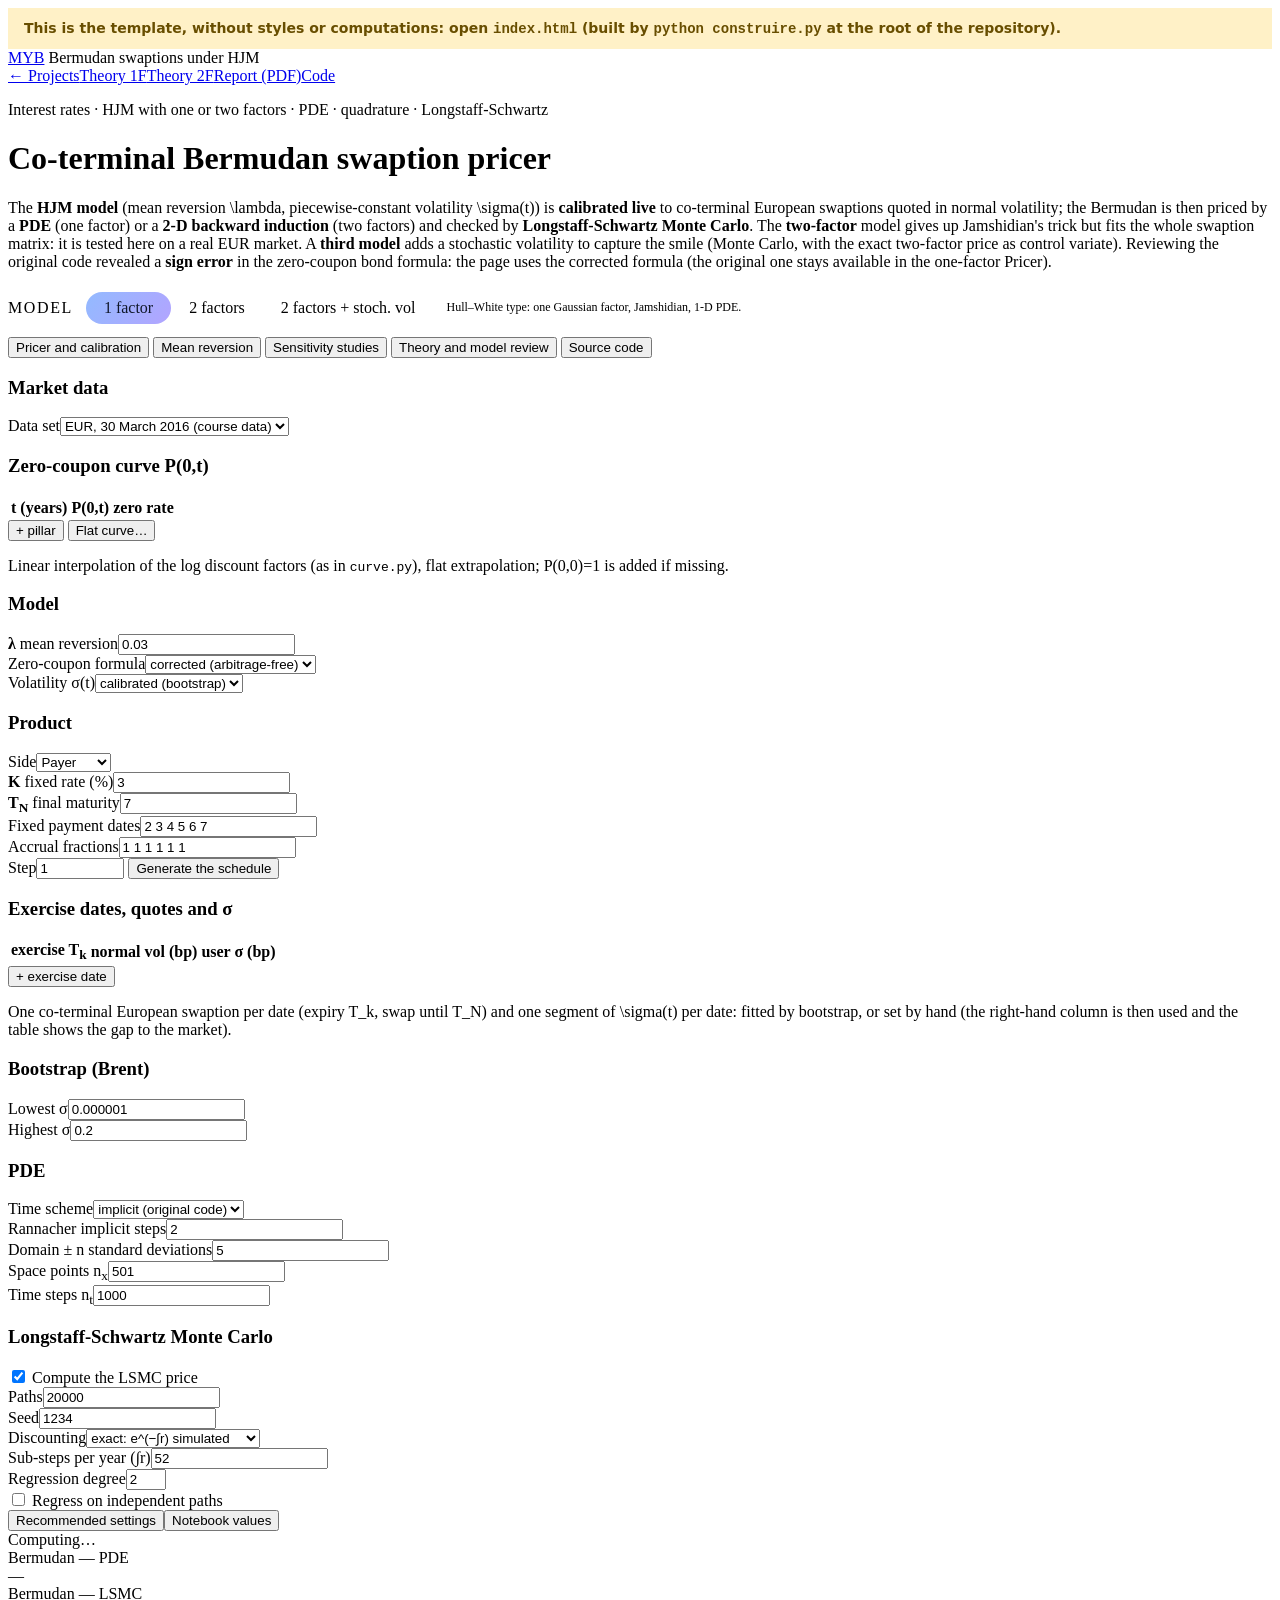
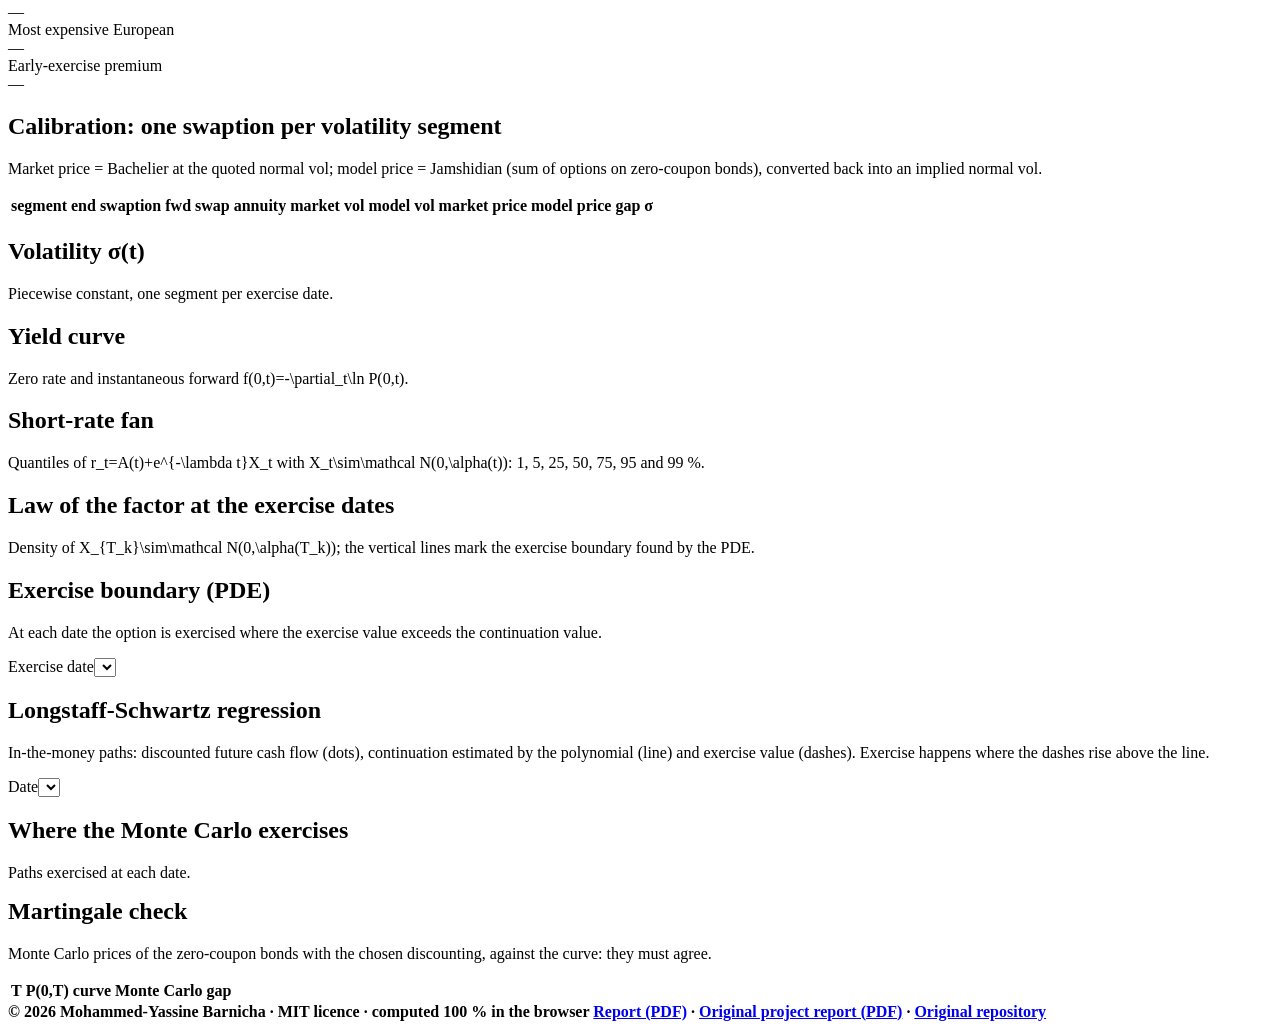
<file: swaptions-hjm/fabrique/page.html>
<!doctype html>
<html lang="en">
<head>
<meta charset="utf-8">
<meta name="viewport" content="width=device-width,initial-scale=1">
<title>Bermudan swaptions under HJM — Mohammed-Yassine Barnicha</title>
<meta name="description" content="Online pricer for co-terminal Bermudan swaptions under one-factor and two-factor HJM models: bootstrap calibration to normal volatilities, PDE, 2-D quadrature and Longstaff-Schwartz Monte Carlo, fit to a real EUR swaption matrix, model review and correction, all in the browser.">
<meta name="theme-color" content="#080b12">
<link rel="icon" href="data:image/svg+xml,%3Csvg xmlns='http://www.w3.org/2000/svg' viewBox='0 0 32 32'%3E%3Crect width='32' height='32' rx='9' fill='%23080b12'/%3E%3Cpath d='M7 22 13 10l5 12 7-13' stroke='%2391b9ff' stroke-width='3' stroke-linecap='round' stroke-linejoin='round' fill='none'/%3E%3C/svg%3E">
<style>
/*__STYLE__*/
.revue li{margin-bottom:8px}
.alerte{background:var(--warn-bg);color:var(--warn);padding:10px 14px;font-size:13px;border-left:3px solid var(--warn);border-radius:0 12px 12px 0}
.remarque{background:var(--glass);border:1px solid var(--edge);border-left:3px solid var(--accent);border-radius:0 18px 18px 0;padding:16px 20px}
.remarque h2{font-size:18px;font-weight:600;margin:0 0 8px}
.remarque p,.remarque li{color:var(--ink2);font-size:14px;max-width:100ch}
.remarque b{color:var(--ink)}
.remarque .phrase{font-style:italic;color:var(--ink);border-top:1px solid var(--edge);padding-top:10px;margin-bottom:0}
.tab-texte{margin:12px 0;font-size:13px}
.tab-texte td,.tab-texte th{text-align:left}
.onglets button[hidden]{display:none}
.modeles{display:flex;align-items:center;gap:10px;margin:18px 0 10px;flex-wrap:wrap}
.modeles .lbl{font:11px var(--mono);text-transform:uppercase;letter-spacing:.1em;color:var(--ink2)}
.modeles .choix{display:inline-flex;padding:3px;border:1px solid var(--edge);border-radius:999px;background:var(--glass)}
.modeles button{border:0;background:transparent;color:var(--ink2);font:600 13.5px var(--sans);padding:7px 18px;border-radius:999px;cursor:pointer;transition:background .2s,color .2s}
.modeles button:hover{color:var(--ink)}
.modeles button[aria-pressed="true"]{color:#10182a;background:linear-gradient(125deg,#93baff,#b2a4ff)}
.modeles .note{font-size:12px;color:var(--ink2)}
#t-cal2 th,#t-m-par th,#t-f th{text-transform:none}
.heat{border-collapse:collapse;font:11.5px var(--mono);margin:8px 0;width:100%}
.heat td,.heat th{padding:4px 3px;text-align:right;border:1px solid var(--edge)}
.heat th{font-weight:500;color:var(--ink2);background:transparent}
.gain{color:var(--good)}.perte{color:var(--bad)}
.tab-texte .gain,.tab-texte .perte{font-weight:600}
</style>
</head>
<body>
<!--GABARIT--><p style="margin:0;padding:12px 16px;background:#fff1c7;color:#684e00;font:600 14px system-ui,sans-serif">This is the template, without styles or computations: open <code>index.html</code> (built by <code>python construire.py</code> at the root of the repository).</p><!--/GABARIT-->
<div class="barre"><div class="page">
  <a class="mono-nom" href="../" title="Home page">MYB</a>
  <span class="titre">Bermudan swaptions under HJM</span>
  <nav><a href="../">← Projects</a><a href="#theorie">Theory 1F</a><a href="#theorie2">Theory 2F</a><a href="rapport/report.pdf">Report (PDF)</a><a href="#code">Code</a></nav>
</div></div>

<main class="page">
  <header class="entete">
    <p class="surtitre">Interest rates · HJM with one or two factors · PDE · quadrature · Longstaff-Schwartz</p>
    <h1>Co-terminal Bermudan swaption pricer</h1>
    <p class="chapeau">The <b>HJM model</b> (mean reversion <m>\lambda</m>, piecewise-constant volatility <m>\sigma(t)</m>) is
      <b>calibrated live</b> to co-terminal European swaptions quoted in normal volatility; the Bermudan is then priced by a
      <b>PDE</b> (one factor) or a <b>2-D backward induction</b> (two factors) and checked by <b>Longstaff-Schwartz Monte Carlo</b>.
      The <b>two-factor</b> model gives up Jamshidian's trick but fits the whole swaption matrix: it is tested here on a real EUR
      market. A <b>third model</b> adds a stochastic volatility to capture the smile (Monte Carlo, with the exact two-factor price as control variate). Reviewing the original code revealed a <b>sign error</b> in the zero-coupon bond formula: the page uses the corrected
      formula (the original one stays available in the one-factor Pricer).</p>
  </header>

  <div class="modeles" role="group" aria-label="Model">
    <span class="lbl">Model</span>
    <span class="choix"><button type="button" data-modele="1" aria-pressed="true">1 factor</button><button type="button" data-modele="2" aria-pressed="false">2 factors</button><button type="button" data-modele="3" aria-pressed="false">2 factors + stoch. vol</button></span>
    <span class="note" id="modele-note">Hull–White type: one Gaussian factor, Jamshidian, 1-D PDE.</span>
  </div>

  <div class="onglets" role="tablist">
    <button type="button" data-vue="pricer" data-modele="1">Pricer and calibration</button>
    <button type="button" data-vue="lambda" data-modele="1">Mean reversion</button>
    <button type="button" data-vue="etudes" data-modele="1">Sensitivity studies</button>
    <button type="button" data-vue="theorie" data-modele="1">Theory and model review</button>
    <button type="button" data-vue="pricer2" data-modele="2" hidden>Pricer and calibration</button>
    <button type="button" data-vue="marche2" data-modele="2" hidden>Fit to the swaption matrix</button>
    <button type="button" data-vue="facteurs2" data-modele="2" hidden>Correlation and what it buys</button>
    <button type="button" data-vue="theorie2" data-modele="2" hidden>Theory: what changes</button>
    <button type="button" data-vue="pricer3" data-modele="3" hidden>Pricer and comparison</button>
    <button type="button" data-vue="smile3" data-modele="3" hidden>The smile</button>
    <button type="button" data-vue="marche3" data-modele="3" hidden>Report card: three models</button>
    <button type="button" data-vue="theorie3" data-modele="3" hidden>Theory: what it adds</button>
    <button type="button" data-vue="code" data-modele="*">Source code</button>
  </div>

  <!-- ============================== PRICER ============================== -->
  <section class="vue" id="pricer">
    <div class="espace">
      <aside class="panneau reglages" aria-label="Inputs">
        <h3>Market data</h3>
        <div class="champ"><label for="preset1">Data set</label><select id="preset1"><option value="eur">EUR, 30 March 2016 (course data)</option><option value="cours">illustrative (3 made-up quotes)</option></select></div>
        <p class="aide" id="preset1-note"></p>
        <h3>Zero-coupon curve P(0,t)</h3>
        <table class="tab-edit" id="t-courbe"><thead><tr><th>t (years)</th><th>P(0,t)</th><th>zero rate</th><th></th></tr></thead><tbody></tbody></table>
        <div class="btns"><button type="button" class="btn creux" id="courbe-plus">+ pillar</button>
          <button type="button" class="btn creux" id="courbe-plat">Flat curve…</button></div>
        <p class="aide">Linear interpolation of the log discount factors (as in <code>curve.py</code>), flat extrapolation; <m>P(0,0)=1</m> is added if missing.</p>

        <h3>Model</h3>
        <div class="champ"><label for="lam"><b>λ</b> mean reversion</label><input type="number" id="lam" step="0.01" value="0.03"></div>
        <div class="champ"><label for="conv">Zero-coupon formula</label><select id="conv"><option value="corrigee">corrected (arbitrage-free)</option><option value="code">original code</option></select></div>
        <div class="champ"><label for="mode">Volatility σ(t)</label><select id="mode"><option value="calibree">calibrated (bootstrap)</option><option value="imposee">user-set</option></select></div>

        <h3>Product</h3>
        <div class="champ"><label for="sens">Side</label><select id="sens"><option value="1">Payer</option><option value="0">Receiver</option></select></div>
        <div class="champ"><label for="strike"><b>K</b> fixed rate (%)</label><input type="number" id="strike" step="0.05" value="3"></div>
        <div class="champ"><label for="terminal"><b>T<sub>N</sub></b> final maturity</label><input type="number" id="terminal" step="0.5" value="7"></div>
        <div class="champ"><label for="paie">Fixed payment dates</label><input type="text" id="paie" value="2 3 4 5 6 7"></div>
        <div class="champ"><label for="accr">Accrual fractions</label><input type="text" id="accr" value="1 1 1 1 1 1"></div>
        <div class="btns"><label class="aide" style="margin:0;align-self:center">Step</label><input type="number" id="pas" value="1" step="0.25" style="width:80px">
          <button type="button" class="btn creux" id="gen-paie">Generate the schedule</button></div>

        <h3>Exercise dates, quotes and σ</h3>
        <table class="tab-edit" id="t-ex"><thead><tr><th>exercise T<sub>k</sub></th><th>normal vol (bp)</th><th>user σ (bp)</th><th></th></tr></thead><tbody></tbody></table>
        <div class="btns"><button type="button" class="btn creux" id="ex-plus">+ exercise date</button></div>
        <p class="aide">One co-terminal European swaption per date (expiry <m>T_k</m>, swap until <m>T_N</m>) and one segment of
          <m>\sigma(t)</m> per date: fitted by bootstrap, or set by hand (the right-hand column is then used and the table shows the
          gap to the market).</p>

        <h3>Bootstrap (Brent)</h3>
        <div class="champ"><label for="bas">Lowest σ</label><input type="number" id="bas" value="0.000001" step="0.000001"></div>
        <div class="champ"><label for="haut">Highest σ</label><input type="number" id="haut" value="0.2" step="0.01"></div>

        <h3>PDE</h3>
        <div class="champ"><label for="schema">Time scheme</label><select id="schema"><option value="1">implicit (original code)</option><option value="0.5">Crank–Nicolson</option></select></div>
        <div class="champ"><label for="ran">Rannacher implicit steps</label><input type="number" id="ran" value="2" step="1"></div>
        <div class="champ"><label for="nstd">Domain ± n standard deviations</label><input type="number" id="nstd" value="5" step="0.5"></div>
        <div class="champ"><label for="nx">Space points n<sub>x</sub></label><input type="number" id="nx" value="501" step="50"></div>
        <div class="champ"><label for="nt">Time steps n<sub>t</sub></label><input type="number" id="nt" value="1000" step="100"></div>

        <h3>Longstaff-Schwartz Monte Carlo</h3>
        <label class="case"><input type="checkbox" id="mc-on" checked> Compute the LSMC price</label>
        <div class="champ"><label for="nmc">Paths</label><input type="number" id="nmc" value="20000" step="1000"></div>
        <div class="champ"><label for="graine">Seed</label><input type="number" id="graine" value="1234"></div>
        <div class="champ"><label for="actu">Discounting</label><select id="actu"><option value="exacte">exact: e^(−∫r) simulated</option><option value="code">original code (frozen rate)</option></select></div>
        <div class="champ"><label for="spa">Sub-steps per year (∫r)</label><input type="number" id="spa" value="52" step="4"></div>
        <div class="champ"><label for="deg">Regression degree</label><input type="number" id="deg" value="2" step="1" min="1" max="6"></div>
        <label class="case"><input type="checkbox" id="indep"> Regress on independent paths</label>
        <div class="btns"><button type="button" class="btn creux" id="defaut">Recommended settings</button><button type="button" class="btn creux" id="notebook">Notebook values</button></div>
      </aside>

      <div class="resultats">
        <div class="etat" id="etat" role="status">Computing…</div>
        <div class="alerte" id="alerte" hidden></div>
        <div class="kpis">
          <div class="kpi"><div class="lbl">Bermudan — PDE</div><div class="val" id="k-edp">—</div><div class="sous" id="k-edp-s"></div></div>
          <div class="kpi"><div class="lbl">Bermudan — LSMC</div><div class="val" id="k-mc">—</div><div class="sous" id="k-mc-s"></div></div>
          <div class="kpi"><div class="lbl">Most expensive European</div><div class="val" id="k-eur">—</div><div class="sous" id="k-eur-s"></div></div>
          <div class="kpi"><div class="lbl">Early-exercise premium</div><div class="val" id="k-eep">—</div><div class="sous" id="k-eep-s"></div></div>
        </div>

        <div class="carte-res">
          <h2>Calibration: one swaption per volatility segment</h2>
          <p class="aide">Market price = Bachelier at the quoted normal vol; model price = Jamshidian (sum of options on zero-coupon bonds),
            converted back into an implied normal vol.</p>
          <div class="defile"><table id="t-cal"><thead><tr><th>segment end</th><th>swaption</th><th>fwd swap</th><th>annuity</th><th>market vol</th><th>model vol</th><th>market price</th><th>model price</th><th>gap</th><th>σ</th></tr></thead><tbody></tbody></table></div>
        </div>

        <div class="grille-res">
          <div class="carte-res"><h2>Volatility σ(t)</h2><p class="aide">Piecewise constant, one segment per exercise date.</p><div class="graphe" id="g-sigma"></div></div>
          <div class="carte-res"><h2>Yield curve</h2><p class="aide">Zero rate and instantaneous forward <m>f(0,t)=-\partial_t\ln P(0,t)</m>.</p><div class="graphe" id="g-courbe"></div><p class="aide" id="courbe-note" style="margin:6px 0 0"></p></div>
          <div class="carte-res"><h2>Short-rate fan</h2><p class="aide">Quantiles of <m>r_t=A(t)+e^{-\lambda t}X_t</m> with <m>X_t\sim\mathcal N(0,\alpha(t))</m>: 1, 5, 25, 50, 75, 95 and 99 %.</p><div class="graphe" id="g-event"></div></div>
          <div class="carte-res"><h2>Law of the factor at the exercise dates</h2><p class="aide">Density of <m>X_{T_k}\sim\mathcal N(0,\alpha(T_k))</m>; the vertical lines mark the exercise boundary found by the PDE.</p><div class="graphe" id="g-densite"></div></div>
        </div>

        <div class="carte-res">
          <h2>Exercise boundary (PDE)</h2>
          <p class="aide">At each date the option is exercised where the exercise value exceeds the continuation value.</p>
          <div class="champ" style="max-width:360px"><label for="tranche">Exercise date</label><select id="tranche"></select></div>
          <div class="graphe haut" id="g-front"></div>
          <p class="aide" id="front-note"></p>
        </div>

        <div class="grille-res" id="c-mc">
          <div class="carte-res">
            <h2>Longstaff-Schwartz regression</h2>
            <p class="aide">In-the-money paths: discounted future cash flow (dots), continuation estimated by the polynomial (line) and
              exercise value (dashes). Exercise happens where the dashes rise above the line.</p>
            <div class="champ" style="max-width:360px"><label for="reg-date">Date</label><select id="reg-date"></select></div>
            <div class="graphe haut" id="g-reg"></div>
          </div>
          <div class="carte-res">
            <h2>Where the Monte Carlo exercises</h2><p class="aide">Paths exercised at each date.</p>
            <div class="graphe" id="g-mc"></div>
            <h2 style="margin-top:14px">Martingale check</h2>
            <p class="aide">Monte Carlo prices of the zero-coupon bonds with the chosen discounting, against the curve: they must agree.</p>
            <div class="defile"><table id="t-mart"><thead><tr><th>T</th><th>P(0,T) curve</th><th>Monte Carlo</th><th>gap</th></tr></thead><tbody></tbody></table></div>
          </div>
        </div>
      </div>
    </div>
  </section>

  <!-- ============================== MEAN REVERSION ============================== -->
  <section class="vue" id="lambda" hidden>
    <div class="remarque">
      <h2>Remark: mean reversion, recalibration and the value of the Bermudan</h2>
      <p>For a Bermudan swaption, increasing the mean reversion <m>\lambda</m> <b>and recalibrating to the European swaptions</b>
        generally <b>increases its price</b>. Why?</p>
      <ul>
        <li><b>Recalibration keeps the European prices fixed</b>: the rise in <m>\lambda</m> is offset by a rise in <m>\sigma</m>. Each
          European only sees the total variance of its own exercise date, so its price does not move.</li>
        <li><b>Faster mean reversion makes rates less persistent</b> and lowers their correlation across exercise dates:
          <m>\operatorname{corr}(X_{T_i},X_{T_j})=\sqrt{\alpha(T_i)/\alpha(T_j)}</m>, and for a constant <m>\sigma</m>,
          <m>\alpha(T_i)/\alpha(T_j)=(e^{2\lambda T_i}-1)/(e^{2\lambda T_j}-1)</m> decreases in <m>\lambda</m>.</li>
        <li><b>Choosing among several dates becomes more valuable</b>: if exercising is not worth it today, conditions may be very
          different at a later date. The Bermudan is worth at least the most expensive European, and the gap (the switch option)
          grows when the dates decorrelate.</li>
      </ul>
      <p>The Bermudan therefore gains more from its exercise flexibility, while the calibration Europeans keep their prices. It is a
        tendency, not a universal rule: the result depends on the model, the calibration instruments and the structure of the
        Bermudan. Without recalibration the effect reverses: a higher <m>\lambda</m> with frozen <m>\sigma</m> just damps the
        volatility, and every price falls.</p>
      <p class="phrase">In one sentence: "After recalibration to the Europeans, higher mean reversion tends to increase the value of the
        Bermudan, because it reduces the dependence between exercise opportunities and makes the choice of the date more valuable."</p>
    </div>

    <div class="espace" style="margin-top:20px">
      <aside class="panneau reglages" aria-label="Mean reversion">
        <p class="aide" style="margin-top:0">The charts use the inputs of the Pricer tab (curve, product, quotes, formula, PDE); they are
          computed when the tab is opened.</p>
        <h3>Values of λ</h3>
        <div class="champ"><label for="l-vals">λ</label><input type="text" id="l-vals" value="-0.05 -0.03 0 0.01 0.03 0.05 0.1 0.15 0.2 0.3"></div>
        <label class="case"><input type="checkbox" id="l-sans" checked> Compare without recalibration (frozen σ)</label>
        <h3>Impact of each parameter</h3>
        <div class="champ"><label for="i-lam">Shock on λ</label><input type="number" id="i-lam" value="0.02" step="0.01"></div>
        <div class="champ"><label for="i-vol">Shock on the vols (%)</label><input type="number" id="i-vol" value="10" step="1"></div>
        <div class="champ"><label for="i-k">Shock on K (bp)</label><input type="number" id="i-k" value="25" step="5"></div>
        <div class="champ"><label for="i-c">Shock on the curve (bp)</label><input type="number" id="i-c" value="25" step="5"></div>
        <div class="btns"><button type="button" class="btn" id="l-go">Recompute</button></div>
        <progress id="l-prog" max="1" value="0" hidden></progress>
        <div class="etat" id="l-etat"></div>
      </aside>
      <div class="resultats">
        <div class="grille-res">
          <div class="carte-res"><h2>1. The Europeans stay fixed, the Bermudan rises</h2>
            <p class="aide">After recalibration every co-terminal European keeps its market price; the Bermudan (PDE) rises with <m>\lambda</m>.
              Dashed: without recalibration (<m>\sigma</m> frozen at the calibration of the Pricer tab's <m>\lambda</m>), everything falls.</p>
            <div class="graphe haut" id="g-l-prix"></div></div>
          <div class="carte-res"><h2>2. Recalibration offsets λ with σ</h2>
            <p class="aide">Calibrated <m>\sigma</m>, segment by segment: the more mean reversion damps the shocks, the higher the
              instantaneous volatility must be to reproduce the same Europeans.</p>
            <div class="graphe haut" id="g-l-sig"></div></div>
          <div class="carte-res"><h2>3. The correlation between exercise dates falls</h2>
            <p class="aide"><m>\operatorname{corr}(X_{T_i},X_{T_j})=\sqrt{\alpha(T_i)/\alpha(T_j)}</m> with
              <m>\alpha(t)=\int_0^t\sigma(u)^2e^{2\lambda u}\,du</m>. The short rate being affine in <m>X</m>, this is also its
              correlation between the two dates.</p>
            <div class="graphe haut" id="g-l-corr"></div></div>
          <div class="carte-res"><h2>4. The early-exercise premium grows</h2>
            <p class="aide">Bermudan − most expensive European: the value of choosing the date, plotted against the correlation between the
              first and the last exercise date.</p>
            <div class="graphe haut" id="g-l-eep"></div></div>
        </div>
        <div class="carte-res">
          <h2>What the market caps say about λ</h2>
          <p class="aide">The co-terminal Europeans cannot identify <m>\lambda</m>; <b>ATM caps</b> can, because they are sums of options on short forward rates. For each <m>\lambda</m> the volatility segments are re-bootstrapped
            on the Pricer's quotes and the model's ATM cap vols (Euribor 6M caplets are puts on zero-coupon bonds, closed form) are compared with the market's, for the caps whose last fixing is within the exercise window.
            Meaningful with the EUR data set only (the caps are those of 30 March 2016).</p>
          <div class="btns"><button type="button" class="btn" id="c-go">Identify λ with the caps</button></div>
          <div class="etat" id="c-etat"></div>
          <div class="grille-res" style="margin-top:10px">
            <div class="graphe haut" id="g-c-rmse"></div>
            <div class="graphe haut" id="g-c-vol"></div>
          </div>
        </div>
        <div class="carte-res">
          <h2>The figures</h2>
          <div class="defile"><table id="t-l"><thead><tr><th>λ</th><th>calibrated σ (bp)</th><th>corr(T<sub>1</sub>, T<sub>n</sub>)</th><th>most expensive European</th><th>Bermudan</th><th>exercise premium</th><th>Bermudan, no recalibration</th></tr></thead><tbody></tbody></table></div>
        </div>
        <div class="carte-res">
          <h2>Impact of each parameter (with recalibration)</h2>
          <p class="aide">Change in the Bermudan price, in basis points of notional, for a down and an up shock of each input, the model
            being recalibrated every time. The last row shows <m>\lambda</m> without recalibration: the effect reverses.</p>
          <div class="graphe haut" id="g-impact"></div>
          <div class="defile"><table id="t-impact"><thead><tr><th>parameter</th><th>shock</th><th>Δ Bermudan (down)</th><th>Δ Bermudan (up)</th><th>Δ max European (down)</th><th>Δ max European (up)</th></tr></thead><tbody></tbody></table></div>
        </div>
      </div>
    </div>
  </section>

  <!-- ============================== STUDIES ============================== -->
  <section class="vue" id="etudes" hidden>
    <div class="espace">
      <aside class="panneau reglages" aria-label="Studies">
        <p class="aide" style="margin-top:0">The studies of <code>Main.ipynb</code>, on the inputs and choices of the Pricer tab. The lists can be edited.</p>
        <h3>PDE grid convergence</h3>
        <div class="champ"><label for="e-grilles">n<sub>x</sub>/n<sub>t</sub></label><input type="text" id="e-grilles" value="101/200 201/400 301/700 501/1000 1001/2000"></div>
        <h3>Domain truncation</h3>
        <div class="champ"><label for="e-nstd">n standard deviations</label><input type="text" id="e-nstd" value="3 4 5 6 7"></div>
        <h3>LSMC convergence</h3>
        <div class="champ"><label for="e-mc">Paths</label><input type="text" id="e-mc" value="2000 5000 10000 20000 50000"></div>
        <h3>Recalibrated λ</h3>
        <div class="champ"><label for="e-lam">Values of λ</label><input type="text" id="e-lam" value="0 0.01 0.03 0.05 0.1 0.2 0.3"></div>
        <h3>Strike (recalibrated)</h3>
        <div class="champ"><label for="e-k">K (%)</label><input type="text" id="e-k" value="2 2.5 3 3.5 4"></div>
        <h3>Level of the market vols</h3>
        <div class="champ"><label for="e-vol">Factors</label><input type="text" id="e-vol" value="0.8 0.9 1 1.1 1.2"></div>
        <label class="case"><input type="checkbox" id="e-deux" checked> Compare both zero-coupon formulas</label>
        <div class="btns"><button type="button" class="btn" id="e-go">Run the studies</button></div>
        <progress id="e-prog" max="1" value="0" hidden></progress>
        <div class="etat" id="e-etat"></div>
      </aside>
      <div class="resultats">
        <div class="grille-res">
          <div class="carte-res"><h2>Grid convergence</h2><div class="graphe" id="g-e-grille"></div></div>
          <div class="carte-res"><h2>Domain truncation</h2><div class="graphe" id="g-e-nstd"></div></div>
          <div class="carte-res"><h2>LSMC against PDE</h2><p class="aide">Band: ± 1.96 standard errors.</p><div class="graphe" id="g-e-mc"></div></div>
          <div class="carte-res"><h2>Mean reversion λ (recalibrated)</h2><div class="graphe" id="g-e-lam"></div></div>
          <div class="carte-res"><h2>Calibrated σ as a function of λ</h2><div class="graphe" id="g-e-lam-s"></div></div>
          <div class="carte-res"><h2>Strike sensitivity</h2><div class="graphe" id="g-e-k"></div></div>
          <div class="carte-res"><h2>Volatility level</h2><div class="graphe" id="g-e-vol"></div></div>
        </div>
      </div>
    </div>
  </section>

  <!-- ============================== THEORY ============================== -->
  <section class="vue texte" id="theorie" hidden>
    <ul class="sommaire">
      <li><a href="#theorie/t-modele">1. Model</a></li><li><a href="#theorie/t-zc">2. Bonds and short rate</a></li>
      <li><a href="#theorie/t-euro">3. European swaptions</a></li><li><a href="#theorie/t-calib">4. Calibration</a></li>
      <li><a href="#theorie/t-berm">5. Bermudan</a></li><li><a href="#theorie/t-edp">6. PDE</a></li>
      <li><a href="#theorie/t-lsmc">7. Longstaff-Schwartz</a></li><li><a href="#theorie/t-revue">8. Code review</a></li>
      <li><a href="#theorie/t-valid">9. Validation</a></li><li><a href="rapport/report.pdf">Full report (PDF)</a></li>
    </ul>

    <h2 id="t-modele">1. The HJM framework and the separable volatility</h2>
    <p>Heath, Jarrow and Morton model the whole curve of instantaneous forward rates <m>f(t,T)</m>. Under the risk-neutral measure
      <m>\mathbb Q</m>, absence of arbitrage (discounted bonds are martingales) fixes the drift once the volatility is chosen:</p>
    <md>df(t,T)=\sigma_f(t,T)\left(\int_t^T\sigma_f(t,u)\,du\right)dt+\sigma_f(t,T)\,dW_t .</md>
    <p>The model uses the separable volatility <m>\sigma_f(t,T)=\sigma(t)\,e^{-\lambda(T-t)}</m>: a shock at time <m>t</m> moves
      the forwards of all maturities, exponentially less for distant ones. Writing <m>\sigma_f(t,T)=\eta(t)\,b(T)</m> with
      <m>\eta(t)=\sigma(t)e^{\lambda t}</m> and <m>b(T)=e^{-\lambda T}</m> makes the model <b>Markovian in a single, driftless Gaussian
      factor</b>:</p>
    <md>X_t=\int_0^t\eta(u)\,dW_u,\qquad X_t\sim\mathcal N\big(0,\alpha(t)\big),\qquad \alpha(t)=\int_0^t\sigma(u)^2e^{2\lambda u}\,du .</md>
    <p>This is exactly the Hull–White model <m>dr_t=(\theta(t)-\lambda r_t)\,dt+\sigma(t)\,dW_t</m> with the curve fitted by
      construction: <m>\lambda</m> is the speed of mean reversion of the short rate, <m>\sigma(t)</m> its instantaneous normal volatility.</p>

    <h2 id="t-zc">2. Zero-coupon bonds and the short rate</h2>
    <p>Integrating the drift with <m>\bar B(t)=\int_0^tb(u)\,du=(1-e^{-\lambda t})/\lambda</m> and
      <m>\gamma(t)=\int_0^t\eta(u)^2\bar B(u)\,du</m> gives</p>
    <md>f(t,T)=f(0,T)+b(T)\big[\bar B(T)\,\alpha(t)-\gamma(t)+X_t\big],</md>
    <p>hence the short rate <m>r_t=f(t,t)</m> and, using <m>\int_t^Tb(u)\bar B(u)\,du=\tfrac12\big(\bar B(T)^2-\bar B(t)^2\big)</m>,
      the bond price <m>P(t,T)=\exp\!\big(-\int_t^Tf(t,u)\,du\big)</m>:</p>
    <md>\begin{aligned}
      r_t&=f(0,t)+e^{-\lambda t}\big[\bar B(t)\,\alpha(t)-\gamma(t)\big]+e^{-\lambda t}X_t,\\
      P(t,T)&=\frac{P(0,T)}{P(0,t)}\exp\!\Big(-D(t,T)\big[c(t,T)+X_t\big]\Big),\quad D(t,T)=\bar B(T)-\bar B(t),\\
      c(t,T)&=\tfrac12\big(\bar B(T)+\bar B(t)\big)\alpha(t)-\gamma(t).
    \end{aligned}</md>
    <p>Bonds are exponential-affine in <m>X_t</m> and decreasing in it: a high factor means high rates. The term <m>c(t,T)</m> is the
      convexity adjustment that makes <m>P(t,T)/\beta_t</m>, with <m>\beta_t=e^{\int_0^tr_s\,ds}</m>, a martingale. Its sign is
      exactly what the original code got wrong (section 8).</p>

    <h2 id="t-euro">3. European swaptions: Bachelier and Jamshidian</h2>
    <p>A payer swaption with expiry <m>T_0</m>, fixed rate <m>K</m> and fixed dates <m>T_1,\dots,T_n</m> (accruals <m>\tau_i</m>) pays
      <m>\big(1-P(T_0,T_n)-K\sum_i\tau_iP(T_0,T_i)\big)^+</m>. The market quotes it in <b>normal (Bachelier) volatility</b>
      <m>\sigma_N</m>, with annuity <m>A_0=\sum_i\tau_iP(0,T_i)</m> and forward swap rate <m>S_0=(P(0,T_0)-P(0,T_n))/A_0</m>:</p>
    <md>V^{\text{payer}}_0=A_0\Big[(S_0-K)\,\Phi(d)+\sigma_N\sqrt{T_0}\,\varphi(d)\Big],\qquad d=\frac{S_0-K}{\sigma_N\sqrt{T_0}} .</md>
    <p>In the model, the payoff is a put with strike 1 on a coupon bond <m>\sum_ic_iP(T_0,T_i)</m>, <m>c_i=K\tau_i</m>,
      <m>c_n=1+K\tau_n</m>. Since every <m>P(T_0,T_i)</m> decreases in the single factor, <b>Jamshidian's trick</b> applies: find
      <m>x^\star</m> with <m>\sum_ic_iP(T_0,T_i;x^\star)=1</m>, set <m>K_i=P(T_0,T_i;x^\star)</m>, and</p>
    <md>V^{\text{payer}}_0=\sum_{i=1}^nc_i\,\mathrm{ZBP}(T_0,T_i,K_i),\qquad
      \mathrm{ZBP}=K_iP(0,T_0)\Phi(-h+v)-P(0,T_i)\Phi(-h),</md>
    <p>with <m>v=D(T_0,T_i)\sqrt{\alpha(T_0)}</m> and <m>h=\ln\frac{P(0,T_i)}{K_iP(0,T_0)}/v+v/2</m>. The receiver uses calls on the
      bonds; payer − receiver = forward swap is checked to <m>10^{-8}</m>.</p>

    <h2 id="t-calib">4. Calibration: the co-terminal bootstrap</h2>
    <p>Each exercise date <m>T_k</m> carries the European swaption <m>T_k\to T_N</m>. Its model price depends only on
      <m>\alpha(T_k)=\sum_{j\le k}\sigma_j^2\,\frac{e^{2\lambda T_j}-e^{2\lambda T_{j-1}}}{2\lambda}</m>, i.e. on the segments
      <m>\sigma_1,\dots,\sigma_k</m>. Solving the dates in order, each step is a one-dimensional root search (Brent) for
      <m>\sigma_k</m>, and the fit is exact. <b>The co-terminal Europeans cannot identify <m>\lambda</m></b>: for any
      <m>\lambda</m> there is a <m>\sigma(\cdot)</m> that matches them. <m>\lambda</m> must come from other instruments: <b>caps</b>, which are sums of options on short forward rates, identify it, and the Mean reversion tab does so on the real market (card <i>What the market caps say about λ</i>: the caps want <m>\lambda\approx-0.15</m>, the swaptions <m>\lambda\approx-0.04</m>, so a single factor cannot fit both). Its effect on the Bermudan is studied in that tab as well.</p>

    <h2 id="t-berm">5. The Bermudan as an optimal stopping problem</h2>
    <p>The holder may enter the swap at any <m>T_k</m>, <m>k=1,\dots,m</m>; the exercise value is the underlying co-terminal swap
      <m>h_k(x)=\big(1-P(T_k,T_N)-K\sum_{T_i>T_k}\tau_iP(T_k,T_i)\big)^+</m>. By dynamic programming,</p>
    <md>V_{T_m}=h_m,\qquad V_{T_k}=\max\big(h_k,\;C_k\big),\qquad
      C_k=\mathbb E^{\mathbb Q}\!\left[e^{-\int_{T_k}^{T_{k+1}}r_s\,ds}\,V_{T_{k+1}}\,\middle|\,X_{T_k}\right],</md>
    <p>and <m>V_0\ge\max_kV^{\text{Eur}}_k</m>: the difference is the early-exercise (switch) premium.</p>

    <h2 id="t-edp">6. The PDE</h2>
    <p>Between exercise dates, by Feynman–Kac, <m>V(t,x)</m> solves</p>
    <md>\partial_tV+\tfrac12\eta(t)^2\,\partial_{xx}V-r(t,x)\,V=0,\qquad r(t,x)=A(t)+e^{-\lambda t}x,</md>
    <p>solved backwards on <m>x\in[-n\sqrt{\alpha(T_m)},\,n\sqrt{\alpha(T_m)}]</m> with Dirichlet values equal to the intrinsic value,
      and <m>V\leftarrow\max(V,h_k)</m> at each <m>T_k</m> (the exercise dates lie on the time grid). Each step solves a tridiagonal
      system (Thomas algorithm, <m>O(n_x)</m>). The <m>\theta</m>-scheme</p>
    <md>\frac{V^n-V^{n+1}}{\Delta t}=\theta\,\mathcal L^nV^n+(1-\theta)\,\mathcal L^{n+1}V^{n+1}</md>
    <p>is first order for <m>\theta=1</m> (implicit Euler, the original code) and second order for <m>\theta=\tfrac12</m>
      (Crank–Nicolson). Crank–Nicolson is not L-stable: the kink of the payoff at each exercise date excites oscillations, so a few
      implicit <b>Rannacher</b> steps are taken after every date to damp them while keeping second order.</p>

    <h2 id="t-lsmc">7. Longstaff-Schwartz Monte Carlo</h2>
    <p>Paths of <m>X</m> are simulated exactly (Gaussian increments of variance <m>\alpha(T_{k+1})-\alpha(T_k)</m>). Going backwards,
      the continuation value is estimated by least squares among in-the-money paths, on a polynomial basis
      <m>\{1,\tilde x,\dots,\tilde x^d\}</m> with <m>\tilde x=x/\sqrt{\alpha(T_k)}</m> (better conditioned); the path exercises when
      <m>h_k&gt;\hat C_k</m>. Two biases pull in opposite directions:</p>
    <ul>
      <li><b>in-sample (high) bias</b>: regressing and pricing on the same paths lets the rule peek at the future;</li>
      <li><b>sub-optimality (low) bias</b>: any exercise rule applied to independent paths gives a lower bound of the true price.</li>
    </ul>
    <p>The page offers both (option "Regress on independent paths"). Discounting must use the simulated
      <m>\int r_s\,ds</m>: the page integrates <m>r</m> by the trapezoidal rule on a fine grid, path by path.</p>

    <h2 id="t-revue">8. Code review: the sign error and other findings</h2>
    <div class="encadre attention"><span class="titre-encadre">Sign error</span>
      <p><code>hjm_1f.py</code> writes <m>P(t,T)=\frac{P(0,T)}{P(0,t)}\exp\!\big(D(t,T)[c(t,T)-X_t]\big)</m>: the convexity term
        <m>c(t,T)</m> has the <b>wrong sign</b>, and <code>short_rate</code>, which is its derivative in <m>T</m> at <m>T=t</m>,
        inherits it. Section 2 derives the correct sign directly from the HJM drift.</p></div>
    <p>Measured consequences (constant <m>\sigma=150</m> bp, <m>\lambda=3\,\%</m>, 400,000 paths for the martingale test):</p>
    <table class="tab-texte"><thead><tr><th>check</th><th>original formula</th><th>corrected</th></tr></thead><tbody>
      <tr><td><m>\mathbb E\big[e^{-\int_0^3r}\,P(3,7)\big]</m> vs <m>P(0,7)=0.842000</m></td><td>0.856942 (+1.78 %, 83 s.e.)</td><td>0.841949 (−0.3 s.e.)</td></tr>
      <tr><td>European 3y→7y: Jamshidian / PDE / Monte Carlo</td><td>0.02582 / 0.02057 / 0.02049</td><td>0.02582 / 0.02582 / 0.02574 ± 0.00017</td></tr>
      <tr><td>Notebook Bermudan (PDE, implicit)</td><td>0.014929</td><td>0.016737 (+12 %)</td></tr>
    </tbody></table>
    <p>The calibrated <m>\sigma</m> barely move: Jamshidian only uses <m>P(0,\cdot)</m> and the variance of the bonds, which do not
      depend on <m>c</m>. The error only shows in the PDE and the Monte Carlo, which use <m>r(t,x)</m> and <m>P(t,T;x)</m>: the
      model contradicts itself. "Notebook values" restores the original formula and reproduces <code>Main.ipynb</code> exactly.</p>
    <p><b>The corrections are now in the Python package as well</b> (Source code tab, group <i>hjm1f, corrected</i>): the bond and short-rate formulas, the receiver swaption, the forward-measure Longstaff-Schwartz
      (deflating by <m>P(t,T_N)</m> instead of simulating <m>e^{-\int r}</m>: same result, no fine time grid), the last volatility segment extended beyond its end, and the Crank–Nicolson / Rannacher scheme and the
      regression options. The two files as reviewed are kept under <i>Original code, before the review</i>. <code>check_1f_consistency.py</code> now checks that, for payers and receivers, PDE and Jamshidian agree
      to 0.06 %, and that the Longstaff-Schwartz price is within 0.6 % of the PDE.</p>
    <ul class="revue">
      <li><b>Monte Carlo discounting</b>. <code>mc_1f.py</code> freezes the short rate between exercise dates and then discounts
        everything at <m>r(0)</m> back to today, ignoring the curve: discount factors are off by 0.26 % at 2 years and 0.59 % at
        3 years (table "Martingale check"), and the LSMC price is 3 bp of notional too high. Added: <m>X</m> on a fine grid and
        <m>e^{-\int r}</m> simulated path by path; the LSMC then agrees with the PDE.</li>
      <li><b>Regression bias</b>. Added: regression on independent paths (a lower bound) and a choice of polynomial degree.</li>
      <li><b>PDE time scheme</b>. Added: Crank–Nicolson with Rannacher steps after each exercise date.</li>
      <li><b>Receiver swaption</b>. The Python returns the payer formula; here Jamshidian with calls on the bonds.</li>
      <li><b>Freedom</b>. User-set <m>\sigma(t)</m> without calibration, implied normal vols of the model, every grid and numerical
        choice adjustable.</li>
    </ul>

    <h2 id="t-valid">9. Validation</h2>
    <p>With the notebook settings, the JavaScript engine reproduces every PDE price of <code>Main.ipynb</code> to the 8th decimal
      (grids, domains, <m>\lambda</m> from 0 to 0.3, strikes from 2 % to 4 %) and the calibrated <m>\sigma</m> to
      <m>10^{-17}</m>. With the corrected formula, Jamshidian, the PDE and the Monte Carlo agree on the European, and the simulated
      bonds recover the curve within their confidence interval. The <a href="rapport/report.pdf">full report</a> gives the
      derivations, the proofs and the numerical study.</p>
  </section>

  <!-- ============================== TWO FACTORS: PRICER ============================== -->
  <section class="vue" id="pricer2" hidden>
    <div class="espace">
      <aside class="panneau reglages" aria-label="Inputs, two factors">
        <h3>Market data</h3>
        <div class="champ"><label for="preset2">Data set</label><select id="preset2"><option value="eur">EUR, 30 March 2016 (course data)</option><option value="cours">illustrative (3 made-up quotes)</option></select></div>
        <p class="aide" id="preset2-note"></p>
        <h3>Zero-coupon curve P(0,t)</h3>
        <table class="tab-edit" id="t-courbe2"><thead><tr><th>t (years)</th><th>P(0,t)</th><th>zero rate</th><th></th></tr></thead><tbody></tbody></table>
        <div class="btns"><button type="button" class="btn creux" id="courbe-plus2">+ pillar</button></div>

        <h3>Two-factor model</h3>
        <div class="champ"><label for="lam1"><b>λ<sub>1</sub></b> slow factor</label><input type="number" id="lam1" step="0.01" min="0" value="0.03"></div>
        <div class="champ"><label for="lam2"><b>λ<sub>2</sub></b> fast factor</label><input type="number" id="lam2" step="0.05" min="0" value="0.5"></div>
        <div class="champ"><label for="rho"><b>ρ</b> correlation of the factors</label><input type="number" id="rho" step="0.05" min="-1" max="1" value="-0.5"></div>
        <div class="champ"><label for="ratio"><b>σ<sub>2</sub>/σ<sub>1</sub></b> volatility ratio</label><input type="number" id="ratio" step="0.1" min="0" value="0.6"></div>
        <p class="aide">The co-terminal Europeans fix the <b>level</b> of <m>\sigma_1(t)</m> (with <m>\sigma_2=\text{ratio}\times\sigma_1</m>). They cannot
          identify <m>\lambda_2</m>, <m>\rho</m> and the ratio: that takes swaptions of other tenors (tab <i>Fit to the swaption matrix</i>).
          A ratio of 0 is the one-factor model.</p>

        <h3>Product</h3>
        <div class="champ"><label for="sens2">Side</label><select id="sens2"><option value="1">Payer</option><option value="0">Receiver</option></select></div>
        <div class="champ"><label for="strike2"><b>K</b> fixed rate (%)</label><input type="number" id="strike2" step="0.05" value="3"></div>
        <div class="champ"><label for="terminal2"><b>T<sub>N</sub></b> final maturity</label><input type="number" id="terminal2" step="0.5" value="7"></div>
        <div class="champ"><label for="paie2">Fixed payment dates</label><input type="text" id="paie2" value="2 3 4 5 6 7"></div>
        <div class="champ"><label for="accr2">Accrual fractions</label><input type="text" id="accr2" value="1 1 1 1 1 1"></div>
        <h3>Volatility segments and quotes</h3>
        <table class="tab-edit" id="t-ex2"><thead><tr><th>segment ends T</th><th>normal vol (bp)</th><th title="exercise date of the Bermudan">ex.</th><th></th></tr></thead><tbody></tbody></table>
        <div class="btns"><button type="button" class="btn creux" id="ex-plus2">+ segment</button></div>
        <p class="aide">Each row is a segment of <m>\sigma_1(t)</m>, fitted <b>exactly</b> on a swaption expiring at T. Ticked rows are exercise dates: co-terminal swaption struck at K, quote in the table. Unticked rows: ATM swaption of tenor about <m>T_N-T</m>.</p>

        <h3>Bootstrap (Brent)</h3>
        <div class="champ"><label for="bas2">Lowest σ<sub>1</sub></label><input type="number" id="bas2" value="0.000001" step="0.000001"></div>
        <div class="champ"><label for="haut2">Highest σ<sub>1</sub></label><input type="number" id="haut2" value="0.2" step="0.01"></div>
        <div class="champ"><label for="neur">European integral: points per axis</label><input type="number" id="neur" value="161" step="20"></div>

        <h3>Bermudan: 2-D backward induction</h3>
        <div class="champ"><label for="ng2">Grid points per axis</label><input type="number" id="ng2" value="61" step="10"></div>
        <div class="champ"><label for="nstd2">Domain ± n standard deviations</label><input type="number" id="nstd2" value="4.5" step="0.5"></div>
        <div class="champ"><label for="nq2">Kernel points per axis</label><input type="number" id="nq2" value="81" step="10"></div>

        <h3>Longstaff-Schwartz Monte Carlo</h3>
        <label class="case"><input type="checkbox" id="mc-on2" checked> Compute the LSMC price</label>
        <div class="champ"><label for="nmc2">Paths</label><input type="number" id="nmc2" value="40000" step="5000"></div>
        <div class="champ"><label for="graine2">Seed</label><input type="number" id="graine2" value="1234"></div>
        <div class="champ"><label for="deg2">Regression degree</label><input type="number" id="deg2" value="2" step="1" min="1" max="4"></div>
        <label class="case"><input type="checkbox" id="indep2"> Regress on independent paths</label>
        <div class="btns"><button type="button" class="btn creux" id="defaut2">Reset to the data set</button></div>
      </aside>

      <div class="resultats">
        <div class="etat" id="etat2" role="status">Computing…</div>
        <div class="alerte" id="alerte2" hidden></div>
        <div class="kpis">
          <div class="kpi"><div class="lbl">Bermudan — 2-D quadrature</div><div class="val" id="k-q2">—</div><div class="sous" id="k-q2-s"></div></div>
          <div class="kpi"><div class="lbl">Bermudan — LSMC</div><div class="val" id="k-mc2">—</div><div class="sous" id="k-mc2-s"></div></div>
          <div class="kpi"><div class="lbl">Same segments, 1 factor (λ = λ<sub>1</sub>)</div><div class="val" id="k-un2">—</div><div class="sous" id="k-un2-s"></div></div>
          <div class="kpi"><div class="lbl">Early-exercise premium (2 factors)</div><div class="val" id="k-eep2">—</div><div class="sous" id="k-eep2-s"></div></div>
        </div>

        <div class="carte-res">
          <h2>Calibration: co-terminal European swaptions</h2>
          <p class="aide">Market price = Bachelier at the quoted normal vol; model price = <b>2-D integral</b> (there is no Jamshidian decomposition with two factors),
            converted back into an implied normal vol.</p>
          <div class="defile"><table id="t-cal2"><thead><tr><th>expiry</th><th>fwd swap</th><th>annuity</th><th>market vol</th><th>model vol</th><th>market price</th><th>model price</th><th>gap</th><th>σ<sub>1</sub></th><th>σ<sub>2</sub></th></tr></thead><tbody></tbody></table></div>
        </div>

        <div class="grille-res">
          <div class="carte-res"><h2>Volatility of the two factors</h2><p class="aide">Piecewise constant, one segment per exercise date; <m>\sigma_2=\text{ratio}\times\sigma_1</m>.</p><div class="graphe" id="g-sig2"></div></div>
          <div class="carte-res"><h2>Volatility of the forward curve</h2><p class="aide"><m>\sigma_f(0,\tau)</m>: the two loadings <m>\sigma_ke^{-\lambda_k\tau}</m> and their combination, against the one-factor model with the same Europeans.</p><div class="graphe" id="g-fvol2"></div></div>
          <div class="carte-res" id="c-caps2"><h2>Caps: the model against the market</h2><p class="aide">ATM cap normal vols within the window (EUR data set): caps pin the volatility of the short forward rates, which swaptions barely see.</p><div class="graphe" id="g-caps2"></div></div>
          <div class="carte-res"><h2>The curve decorrelates</h2><p class="aide">Correlation of the instantaneous forward rates <m>f(0,T_1)</m> and <m>f(0,T)</m>. With one factor it is 1 whatever the maturities.</p><div class="graphe" id="g-corr2"></div></div>
          <div class="carte-res" id="c-mc2"><h2>Where the Monte Carlo exercises</h2><p class="aide">Paths exercised at each date.</p><div class="graphe" id="g-mc2"></div></div>
        </div>

        <div class="carte-res">
          <h2>Exercise region in the plane of the two factors</h2>
          <p class="aide">At each date the option is exercised where the exercise value exceeds the continuation value. With one factor this is a half-line
            (one threshold <m>x^\star</m>, hence Jamshidian); with two factors it is a region of the plane delimited by a <b>curve</b>.</p>
          <div class="champ" style="max-width:360px"><label for="tranche2">Exercise date</label><select id="tranche2"></select></div>
          <div class="graphe haut" id="g-region2"></div>
          <p class="aide" id="region-note2"></p>
        </div>

        <div class="carte-res" id="c-mart2">
          <h2>Martingale check (Monte Carlo)</h2>
          <p class="aide">Under the <m>T_N</m>-forward measure, <m>P(t_1,T)/P(t_1,T_N)</m> has expectation <m>P(0,T)/P(0,T_N)</m> at the first exercise date: the simulated factors must reproduce the curve.</p>
          <div class="defile"><table id="t-mart2"><thead><tr><th>T</th><th>curve</th><th>Monte Carlo</th><th>gap</th></tr></thead><tbody></tbody></table></div>
        </div>
      </div>
    </div>
  </section>

  <!-- ============================== TWO FACTORS: FIT TO THE MARKET ============================== -->
  <section class="vue" id="marche2" hidden>
    <div class="remarque">
      <h2>The whole market, not three quotes</h2>
      <p>The data are those of the course (<b>EUR, 30 March 2016</b>): the stripped Euribor 6M curve, the <b>21 × 14 matrix</b> of at-the-money swaption normal volatilities (expiry 1 month to 30 years, tenor 1 to 30 years),
        the <b>16 ATM cap</b> volatilities, and the <b>strike smiles</b>. The Bermudan is a payer swaption into a swap ending at <m>T_N</m>, exercisable every year up to the last date you choose, struck at the <m>T_N</m>-year par rate.</p>
      <ul>
        <li><b>Volatility segments</b>: one at <i>every</i> expiry of the matrix up to the last exercise date (1M, 2M, 3M, 6M, 9M, 1Y, 18M, 2Y, …), each fitted exactly: on the co-terminal swaption <b>quoted along the smile at the Bermudan's strike</b> (it is not at the money), or on an ATM swaption for the other expiries.</li>
        <li><b>Structural parameters</b>: <m>\lambda</m> (one factor); <m>\lambda_1,\lambda_2,\rho,\sigma_2/\sigma_1</m> (two factors), fitted by Nelder–Mead on <b>every ATM swaption and cap expiring within the window</b>. Mean reversion may be negative: the market asks for forward volatility that <i>increases</i> with maturity.</li>
        <li><b>Report card</b>: both models are then judged on <b>all 240 swaptions and all 16 caps</b>, including those beyond the window, on which they were not fitted.</li>
      </ul>
    </div>
    <div class="espace" style="margin-top:20px">
      <aside class="panneau reglages" aria-label="Fit">
        <h3>Product and data used</h3>
        <div class="champ"><label for="m-terminal"><b>T<sub>N</sub></b> final maturity</label><input type="number" id="m-terminal" value="10" step="1"></div>
        <div class="champ"><label for="m-last">Last exercise date (years)</label><input type="number" id="m-last" value="5" step="1"></div>
        <div class="champ"><label for="m-ten">Tenors fitted</label><input type="text" id="m-ten" value="1 2 3 4 5 6 7 8 9 10 15 20 25 30"></div>
        <label class="case"><input type="checkbox" id="m-smile" checked> Quote the co-terminals along the smile</label>
        <label class="case"><input type="checkbox" id="m-caps" checked> Fit the ATM caps as well</label>
        <p class="aide">Exercise every year from 1 to the last date. Fitted: every ATM swaption with an expiry up to the last date and a listed tenor (ending within 30 years), and every ATM cap whose last fixing is within it.</p>
        <h3>Two-factor start values</h3>
        <label class="case"><input type="checkbox" id="m-f1" checked> fit λ<sub>1</sub></label>
        <div class="champ"><label for="m-l1">start λ<sub>1</sub> (−0.5 – 0.5)</label><input type="number" id="m-l1" value="0" step="0.01"></div>
        <label class="case"><input type="checkbox" id="m-f2" checked> fit λ<sub>2</sub></label>
        <div class="champ"><label for="m-l2">start λ<sub>2</sub> (−0.5 – 3)</label><input type="number" id="m-l2" value="1" step="0.1"></div>
        <label class="case"><input type="checkbox" id="m-f3" checked> fit ρ</label>
        <div class="champ"><label for="m-r">start ρ (|ρ| ≤ 0.95)</label><input type="number" id="m-r" value="-0.8" step="0.05"></div>
        <label class="case"><input type="checkbox" id="m-f4" checked> fit σ<sub>2</sub>/σ<sub>1</sub></label>
        <div class="champ"><label for="m-q">start σ<sub>2</sub>/σ<sub>1</sub> (0.05 – 8)</label><input type="number" id="m-q" value="1.5" step="0.1"></div>
        <h3>Numerics</h3>
        <div class="champ"><label for="m-n">European integral: points per axis</label><input type="number" id="m-n" value="61" step="10"></div>
        <div class="champ"><label for="m-fev">Evaluations (Nelder–Mead)</label><input type="number" id="m-fev" value="250" step="50"></div>
        <div class="btns"><button type="button" class="btn" id="m-go">Fit 1 and 2 factors</button><button type="button" class="btn creux" id="m-usage" disabled>Use in the Pricer tab</button></div>
        <progress id="m-prog" max="1" value="0" hidden></progress>
        <div class="etat" id="m-etat"></div>
      </aside>
      <div class="resultats">
        <div class="etat" id="m-couv"></div>
        <div class="kpis">
          <div class="kpi"><div class="lbl">Fitted quotes: RMSE, 1 factor</div><div class="val" id="m-k1">—</div><div class="sous" id="m-k1-s"></div></div>
          <div class="kpi"><div class="lbl">Fitted quotes: RMSE, 2 factors</div><div class="val" id="m-k2">—</div><div class="sous" id="m-k2-s"></div></div>
          <div class="kpi"><div class="lbl">Beyond the window, 1 factor</div><div class="val" id="m-o1">—</div><div class="sous" id="m-o1-s"></div></div>
          <div class="kpi"><div class="lbl">Beyond the window, 2 factors</div><div class="val" id="m-o2">—</div><div class="sous" id="m-o2-s"></div></div>
          <div class="kpi"><div class="lbl">Bermudan, 1 factor</div><div class="val" id="m-b1">—</div><div class="sous" id="m-b1-s"></div></div>
          <div class="kpi"><div class="lbl">Bermudan, 2 factors</div><div class="val" id="m-b2">—</div><div class="sous" id="m-b2-s"></div></div>
        </div>
        <div class="grille-res" style="margin-top:16px">
          <div class="carte-res"><h2>1 factor: model − market on the whole matrix (bp)</h2><p class="aide">Rows: expiry; columns: tenor. Orange: model above the market; blue: below. Rows in <b>bold</b> are within the fitting window; the others are a pure test.</p><div class="defile" id="m-t1"></div></div>
          <div class="carte-res"><h2>2 factors: model − market on the whole matrix (bp)</h2><p class="aide">Same scale. The cells that carry the Bermudan's co-terminals are matched exactly by construction.</p><div class="defile" id="m-t2"></div></div>
        </div>
        <div class="grille-res" style="margin-top:16px">
          <div class="carte-res"><h2>Caps: ATM normal vol against maturity</h2><p class="aide">All 16 maturities. The dashed line is the end of the window: caps beyond it are not fitted. Caps pin the volatility of the short forward rates.</p><div class="graphe haut" id="g-m-caps"></div></div>
          <div class="carte-res"><h2>Swaptions at one expiry</h2>
            <div class="champ" style="max-width:300px"><label for="m-sel">Expiry</label><select id="m-sel"></select></div>
            <p class="aide">ATM normal vol against the tenor of the swap: market, 1 factor, 2 factors.</p><div class="graphe" id="g-m-vol"></div></div>
        </div>
        <div class="grille-res" style="margin-top:16px">
          <div class="carte-res"><h2>The smile the models ignore</h2>
            <div class="champ" style="max-width:300px"><label for="m-sm">Swaption</label><select id="m-sm"></select></div>
            <p class="aide">Market normal vol against the strike offset from the forward swap rate (points), and the flat vol of the Gaussian models at the money (dashed). The page only uses the smile to move the co-terminal quotes to the Bermudan's strike.</p>
            <div class="graphe" id="g-m-smile"></div></div>
          <div class="carte-res"><h2>Quotes of the volatility segments</h2><p class="aide">The co-terminal swaptions are not at the money: their strike is the Bermudan's. The quote moves along the smile; the other segments use an ATM swaption.</p>
            <div class="defile"><table id="t-m-q"><thead><tr><th>segment ends</th><th>swaption</th><th>K − forward</th><th>ATM vol</th><th>quote used</th></tr></thead><tbody></tbody></table></div></div>
        </div>
        <div class="grille-res" style="margin-top:16px">
          <div class="carte-res"><h2>Convergence of the fit</h2><p class="aide">Root-mean-square gap (bp) over the evaluations of the 2-factor Nelder–Mead.</p><div class="graphe" id="g-m-hist"></div></div>
          <div class="carte-res"><h2>Fitted parameters and Bermudan</h2>
            <div class="defile"><table id="t-m-par"><thead><tr><th></th><th>λ<sub>1</sub></th><th>λ<sub>2</sub></th><th>ρ</th><th>σ<sub>2</sub>/σ<sub>1</sub></th><th>RMSE fitted (bp)</th><th>Bermudan</th><th>premium (bp)</th></tr></thead><tbody></tbody></table></div>
            <p class="aide" id="m-note"></p></div>
        </div>
      </div>
    </div>
  </section>

  <!-- ============================== TWO FACTORS: CORRELATION ============================== -->
  <section class="vue" id="facteurs2" hidden>
    <div class="remarque">
      <h2>Remark: the Europeans do not determine the Bermudan</h2>
      <p>With one factor, once the co-terminal Europeans are matched, the Bermudan is almost fixed: only <m>\lambda</m> is left, and its effect is studied in the one-factor
        <i>Mean reversion</i> tab. With two factors, <b>the same Europeans are compatible with very different Bermudans</b>: what matters is how the swap rate at one exercise date
        co-moves with the swap rate at the next, and that is set by <m>\rho</m>, <m>\lambda_2</m> and <m>\sigma_2/\sigma_1</m>, which the co-terminals do not see.</p>
      <ul>
        <li><b>The premium moves with the dependence structure</b>: with the default inputs (the real market, 11 segments matched exactly) the exercise premium (Bermudan − most expensive European) goes from about 46 bp at <m>\rho=-0.95</m> (the value fitted on the market)
          to about 102 bp at <m>\rho=+0.9</m>, and the Bermudan from 0.0483 to 0.0539 (12 %); the single-factor price lies inside this range.
          The mechanism is the one of the one-factor <i>Mean reversion</i> tab: how much the swap rates of successive exercise dates move together decides how much choosing the date is worth.</li>
        <li>This is <b>model risk made visible</b>, not a defect: it is exactly the freedom that lets the model fit the rest of the market. <b>The fit of tab <i>Fit to the market</i> is what removes it.</b></li>
      </ul>
    </div>
    <div class="espace" style="margin-top:20px">
      <aside class="panneau reglages" aria-label="Sweeps">
        <p class="aide" style="margin-top:0">The charts use the inputs of the two-factor Pricer (curve, product, quotes, grids); every point is recalibrated to the co-terminal Europeans.</p>
        <h3>Values of ρ</h3>
        <div class="champ"><label for="f-rho">ρ</label><input type="text" id="f-rho" value="-0.95 -0.9 -0.5 0 0.5 0.9"></div>
        <h3>Values of λ<sub>2</sub></h3>
        <div class="champ"><label for="f-l2">λ<sub>2</sub></label><input type="text" id="f-l2" value="0.1 0.25 0.5 1 2"></div>
        <h3>Values of σ<sub>2</sub>/σ<sub>1</sub></h3>
        <div class="champ"><label for="f-q">ratio</label><input type="text" id="f-q" value="0.5 1 1.5 2 3"></div>
        <h3>Swaptions not in the calibration</h3>
        <div class="champ"><label for="f-cib">expiry/tenor</label><input type="text" id="f-cib" value="1/1 1/5 1/9 2/5 3/1 3/5"></div>
        <h3>Accuracy</h3>
        <div class="champ"><label for="f-ng">Bermudan grid per axis</label><input type="number" id="f-ng" value="61" step="10"></div>
        <div class="champ"><label for="f-nq">Kernel points per axis</label><input type="number" id="f-nq" value="81" step="10"></div>
        <div class="champ"><label for="f-ne">European integral: points per axis</label><input type="number" id="f-ne" value="101" step="20"></div>
        <div class="btns"><button type="button" class="btn" id="f-go">Recompute</button></div>
        <progress id="f-prog" max="1" value="0" hidden></progress>
        <div class="etat" id="f-etat"></div>
      </aside>
      <div class="resultats">
        <div class="grille-res">
          <div class="carte-res"><h2>1. The Bermudan moves, the Europeans do not</h2><p class="aide">Bermudan (2-D quadrature) and most expensive co-terminal European, against <m>\rho</m>. Dashed: the one-factor price with the same Europeans.</p><div class="graphe haut" id="g-f-rho"></div></div>
          <div class="carte-res"><h2>2. Early-exercise premium</h2><p class="aide">Bermudan − most expensive European (basis points of notional), against <m>\rho</m>. The one-factor premium is a single number.</p><div class="graphe haut" id="g-f-eep"></div></div>
          <div class="carte-res"><h2>3. Swaptions the one-factor model cannot tune</h2><p class="aide">ATM normal vol (bp) of the non-calibrated swaptions, for each <m>\rho</m>, and the one-factor value.</p><div class="graphe haut" id="g-f-off"></div></div>
          <div class="carte-res"><h2>4. Calibrated volatility level</h2><p class="aide">Bootstrapped <m>\sigma_1</m> on each segment against <m>\rho</m>: the more the factors offset each other, the higher the level needed to keep the same Europeans.</p><div class="graphe haut" id="g-f-sig"></div></div>
        </div>
        <div class="carte-res">
          <h2>The figures</h2>
          <div class="defile"><table id="t-f"><thead><tr><th>scenario</th><th>σ<sub>1</sub> (bp)</th><th>most expensive European</th><th>Bermudan</th><th>exercise premium</th><th>off-calibration vols (bp)</th></tr></thead><tbody></tbody></table></div>
        </div>
        <div class="grille-res" style="margin-top:16px">
          <div class="carte-res"><h2>Exercise premium against λ<sub>2</sub></h2><p class="aide">Bermudan − most expensive European (bp of notional); dashed: one factor.</p><div class="graphe" id="g-f-l2"></div></div>
          <div class="carte-res"><h2>Exercise premium against σ<sub>2</sub>/σ<sub>1</sub></h2><p class="aide">Same quantity; at a ratio of 0 the model is the one-factor model.</p><div class="graphe" id="g-f-q"></div></div>
        </div>
      </div>
    </div>
  </section>

  <!-- ============================== TWO FACTORS: THEORY ============================== -->
  <section class="vue texte" id="theorie2" hidden>
    <ul class="sommaire">
      <li><a href="#theorie2/u-modele">1. Two factors</a></li><li><a href="#theorie2/u-zc">2. Bonds</a></li>
      <li><a href="#theorie2/u-euro">3. No Jamshidian</a></li><li><a href="#theorie2/u-calib">4. Calibration</a></li>
      <li><a href="#theorie2/u-berm">5. Bermudan</a></li><li><a href="#theorie2/u-bilan">6. Lost and gained</a></li>
      <li><a href="#theorie2/u-valid">7. Validation</a></li><li><a href="#theorie2/u-src">8. Data and sources</a></li>
    </ul>

    <h2 id="u-modele">1. From one factor to two</h2>
    <p>The forward rates are driven by two Brownian motions with correlation <m>\rho</m>, and each factor keeps the separable exponential volatility of the one-factor model:</p>
    <md>\sigma_k(t,T)=\sigma_k(t)\,e^{-\lambda_k(T-t)},\qquad k=1,2,\qquad d\langle W^1,W^2\rangle_t=\rho\,dt .</md>
    <p>The no-arbitrage drift is <m>\sum_{k,l}\rho_{kl}\,\sigma_k(t,T)\int_t^T\sigma_l(t,u)\,du</m> (with <m>\rho_{kk}=1</m>, <m>\rho_{12}=\rho</m>). Exactly as before, the model is Markovian in two
      <b>driftless Gaussian factors</b> <m>X^k_t=\int_0^t\sigma_k(u)e^{\lambda_ku}dW^k_u</m>, jointly normal with</p>
    <md>\operatorname{Cov}\big(X^k_t,X^l_t\big)=A_{kl}(t)=\rho_{kl}\int_0^t\sigma_k(u)\sigma_l(u)\,e^{(\lambda_k+\lambda_l)u}\,du .</md>
    <p>This is the two-factor Hull–White model of the lecture notes (<m>r=r_0+r_1+r_2</m>, <m>dr_k=-\lambda_kr_k\,dt+\sigma_k\,dW^k</m>), where a negative <m>\rho</m> (around <m>-0.9</m>) lets the first factor
      carry the level of the curve and the second its slope. With <m>\sigma_2=0</m> it is the one-factor model of the other tab, exactly.</p>

    <h2 id="u-zc">2. Zero-coupon bonds</h2>
    <p>With <m>\bar B_k(t)=(1-e^{-\lambda_kt})/\lambda_k</m>, <m>D_k(t,T)=\bar B_k(T)-\bar B_k(t)</m> and
      <m>G_{kl}(t)=\rho_{kl}\int_0^t\sigma_k\sigma_le^{(\lambda_k+\lambda_l)u}\bar B_l(u)\,du</m>,</p>
    <md>P(t,T)=\frac{P(0,T)}{P(0,t)}\exp\Big(-\sum_kD_k(t,T)\,X^k_t+\kappa(t,T)\Big),</md>
    <md>\kappa(t,T)=-\tfrac12\sum_{k,l}\Big[\big(\bar B_k(T)\bar B_l(T)-\bar B_k(t)\bar B_l(t)\big)A_{kl}(t)-D_k(t,T)\,G_{kl}(t)-D_l(t,T)\,G_{lk}(t)\Big].</md>
    <p>For one factor <m>\kappa=-D\,c</m>: this is the corrected formula of the other tab (convexity term with the sign of <m>X_t</m>). The check that matters is the <b>martingale defect</b>
      <m>\mathbb E^{T}\!\big[P(t,b)/P(t,T)\big]-P(0,b)/P(0,T)</m>, computed with the closed-form drift of the factors under the <m>T</m>-forward measure: it is zero to machine precision for any parameters.</p>

    <h2 id="u-euro">3. What replaces Jamshidian</h2>
    <p>Jamshidian's trick rests on one fact: the swap value <m>1-P(T_0,T_n)-K\sum_i\tau_iP(T_0,T_i)</m> is monotone in the single factor, so a single root <m>x^\star</m> splits it into options on
      zero-coupon bonds. With two factors the swap value is a function <m>S(x_1,x_2)</m> of the plane and the exercise set <m>\{S>0\}</m> is bounded by a <b>curve</b>: there is no threshold, no
      common strike <m>K_i</m>, no decomposition (the region plot of the Pricer tab shows the curve). The price is instead the integral</p>
    <md>V_0=P(0,T_0)\;\mathbb E^{T_0}\big[S(X_{T_0})^+\big],\qquad X_{T_0}\sim\mathcal N\big(m(T_0;T_0),\,A(T_0)\big),</md>
    <p>where the mean <m>m_k(t;T)=-\sum_l\rho_{kl}\int_0^t\sigma_k\sigma_le^{\lambda_ku}\bar B_l(T-u)\,du</m> is the (deterministic) drift of the factors under the <m>T</m>-forward measure. The page evaluates it on a fine uniform
      grid of the normal law (default 161 × 161 points): the payoff has a kink, and on a kink a fine uniform rule is more accurate than Gauss–Hermite (measured: <m>4\cdot10^{-4}</m> relative against Jamshidian in the one-factor limit).
      The bootstrap still works because the price increases with the volatility level, but every Brent step now costs an integral instead of a closed form.</p>
    <p>Closed-form approximations exist (conditioning on one factor then applying a Jamshidian-type argument on the other, or Gaussian approximations of the swap rate): they are faster but approximate, and are not used here.</p>

    <h2 id="u-calib">4. Calibration on the whole market</h2>
    <p>The co-terminal bootstrap is unchanged: for given <m>(\lambda_1,\lambda_2,\rho,\sigma_2/\sigma_1)</m>, one root per volatility segment fixes the level of <m>\sigma_1</m>, and that segment is fitted exactly.
      But <b>the structural parameters are invisible to the co-terminals</b>: any value of them can be compensated by the level. They are identified by the rest of the market, through a global,
      non-linear fit (Nelder–Mead on the root-mean-square gap in normal volatility; the segments are re-bootstrapped at every evaluation).</p>
    <p><b>The data and what is used.</b> The course data (EUR, 30 March 2016) hold the Euribor 6M curve, <b>240 ATM swaptions</b> ending within 30 years (expiries 1 month to 25 years, tenors 1 to 30), <b>16 ATM caps</b>
      (1 to 30 years) and 13 swaption smiles. The Bermudan (into 10 years, exercisable at 1 to 5 years, struck at the 10-year par rate) has <b>11 volatility segments</b>, one at every expiry of the matrix up to 5 years
      (1M, 2M, 3M, 6M, 9M, 1Y, 18M, 2Y, 3Y, 4Y, 5Y), each fitted exactly: on the co-terminal swaption <i>quoted along the smile at the Bermudan's strike</i> (it lies 8 to 53 bp below the forward swap rates, and the quote
      moves by up to 1.3 bp), or on an ATM swaption. The structural parameters are fitted on <b>143 ATM swaptions and 6 ATM caps</b> (every expiry up to 5 years), and both models are then judged on <b>all 240 swaptions and 16 caps</b>.</p>
    <table class="tab-texte"><thead><tr><th></th><th>parameters</th><th>fitted swaptions</th><th>fitted caps</th><th>beyond: swaptions</th><th>beyond: caps</th><th>Bermudan</th><th>premium</th></tr></thead><tbody>
      <tr><td>1 factor</td><td><m>\lambda=-0.039</m></td><td>12.4 bp</td><td>21.7 bp</td><td>21.4 bp</td><td>7.6 bp</td><td>0.05006</td><td>64 bp</td></tr>
      <tr><td>2 factors</td><td><m>\lambda_1=-0.003,\ \lambda_2=0.534,\ \rho=-0.95,\ \sigma_2/\sigma_1=1.48</m></td><td>3.9 bp</td><td>6.0 bp</td><td>11.8 bp</td><td>9.6 bp</td><td>0.04816</td><td>45 bp</td></tr>
    </tbody></table>
    <p><b>What the data say.</b></p>
    <ul>
      <li><b>Mean reversion is negative.</b> The forward volatility <i>increases</i> with maturity: the 1-year cap is quoted at 21 bp, the 1y × 9y swaption at 60 bp. A one-factor model fitted on the swaptions alone finds <m>\lambda=-0.04</m>;
        fitted on the caps alone it wants <m>\lambda\approx-0.15</m> (Mean reversion tab, card <i>What the market caps say about λ</i>). <b>One factor cannot agree with both markets</b>: this is the clearest case for the second factor.</li>
      <li><b>The second factor divides the error by 3.2</b> on the fitted swaptions (12.4 to 3.9 bp) and by 3.6 on the fitted caps (21.7 to 6.0 bp), and almost halves it on the swaptions beyond the window (21.4 to 11.8 bp). It is not better everywhere:
        the caps beyond the window are slightly worse (9.6 against 7.6 bp).</li>
      <li><b>The Bermudan is 3.8 % lower</b> (0.05006 to 0.04816) and its exercise premium falls from 64 to 45 bp.</li>
      <li><b>Limits.</b> The bound <m>\rho=-0.95</m> is active (collinear factors make the exact bootstrap unstable, so it is imposed), and the residuals keep a structure (+6 bp at mid tenors for short expiries, −3 bp at long tenors): an exponential
        volatility profile has too little shape for this market. Pushing the exercise window to 9 years (<code>run_market_2f.py 9</code>) leaves 6.4 bp for two factors against 11.9 for one, with erratic last segments (up to 194 bp): the deep in-the-money
        co-terminals 8y × 2y and 9y × 1y cannot all be matched exactly. Reliable up to roughly 5 to 7 years.</li>
      <li><b>The smile is ignored by the models.</b> The market normal vol at ±25 bp from the forward is 10 to 15 % above the ATM one at a 1-year expiry and 1 to 2 % at 5 years (card <i>The smile the models ignore</i>). The page only uses the smile to move the
        co-terminal quotes to the Bermudan's strike. A third factor, a shifted diffusion or a stochastic volatility would be the next steps.</li>
    </ul>

    <h2 id="u-berm">5. The Bermudan on a two-dimensional grid</h2>
    <p>The one-factor PDE is a tridiagonal system per time step. In two factors the PDE has a cross-derivative and costs a grid of <m>n^2</m> points per step. But between exercise dates the
      factors are <b>exactly Gaussian</b>, so the page does not discretise time at all. Working under the <m>T_N</m>-forward measure, on values deflated by <m>P(t,T_N)</m> (martingales: no discount factor to simulate),</p>
    <md>U_j(x)=\max\Big(\frac{h_j(x)}{P(T_j,T_N;x)},\;\mathbb E^{T_N}\big[U_{j+1}(X_{T_{j+1}})\,\big|\,X_{T_j}=x\big]\Big),\qquad V_0=P(0,T_N)\,\mathbb E^{T_N}\big[U_1(X_{T_1})\big],</md>
    <p>where <m>X_{T_{j+1}}-X_{T_j}\sim\mathcal N\big(m(T_{j+1};T_N)-m(T_j;T_N),\,A(T_{j+1})-A(T_j)\big)</m> independently of the past. The conditional expectation is a Gaussian kernel integrated against bilinear interpolation of
      <m>U_{j+1}</m> on its grid. The only errors are the grid and the kernel quadrature (measured: 1.2 % at 41 × 61, 0.2 % at 101 × 141). The Longstaff-Schwartz engine runs on the same deflated values with a two-variable polynomial basis,
      and brackets the quadrature from below (suboptimal exercise rule).</p>
    <p><b>The Europeans do not determine the Bermudan.</b> With the 11 segments of the real case matched exactly, the Bermudan moves from 0.0483 (<m>\rho=-0.95</m>, the fitted value) to 0.0539 (<m>\rho=+0.9</m>), i.e. by 12 %, and its premium from 46 to 102 bp
      (tab <i>Correlation and what it buys</i>). The single-factor Bermudan sits inside this range. It is the fit to the rest of the market that selects <m>\rho</m>.</p>

    <h2 id="u-bilan">6. What is lost, what is gained</h2>
    <table class="tab-texte"><thead><tr><th></th><th>1 factor</th><th>2 factors</th></tr></thead><tbody>
      <tr><td>European swaption</td><td>closed form: one root and <m>n</m> bond options (Jamshidian)</td><td><span class="perte">lost</span> — a 2-D integral (about 26,000 points per price)</td></tr>
      <tr><td>Caps</td><td>closed form (bond puts)</td><td>closed form too: a bond option needs only one scalar variable</td></tr>
      <tr><td>Bermudan engine</td><td>tridiagonal PDE, a few ms</td><td><span class="perte">lost</span> — 2-D grid and kernel, 0.4–1.5 s; 3 factors would need Monte Carlo</td></tr>
      <tr><td>Calibration</td><td>exact bootstrap, one parameter (<m>\lambda</m>)</td><td>still exact segment by segment, but <span class="perte">four structural parameters</span> fitted globally: flat valley, one bound active, start-dependent</td></tr>
      <tr><td>Swaptions fitted (143, EUR 2016)</td><td>RMSE 12.4 bp</td><td><span class="gain">gained</span> — RMSE 3.9 bp</td></tr>
      <tr><td>Caps fitted (6) and swaptions and caps together</td><td>21.7 bp; swaptions and caps ask for different <m>\lambda</m></td><td><span class="gain">gained</span> — 6.0 bp with the same parameters</td></tr>
      <tr><td>Correlation between forward rates</td><td>1 for all maturities</td><td><span class="gain">gained</span> — free, through <m>\rho</m>, <m>\lambda_2</m></td></tr>
      <tr><td>Bermudan given the same Europeans</td><td>nearly fixed by <m>\lambda</m></td><td><span class="gain">gained</span> — set by the dependence structure, hence by the rest of the market: 0.0501 against 0.0482 (premium 64 against 45 bp); also a <span class="perte">model risk</span> (12 % over <m>\rho</m>)</td></tr>
      <tr><td>Hedging factors</td><td>parallel shift</td><td><span class="gain">gained</span> — level and slope</td></tr>
    </tbody></table>

    <h2 id="u-valid">7. Validation</h2>
    <ul>
      <li><b>No arbitrage</b>: the martingale defect is zero (<m>10^{-17}</m>) for generic parameters; the bond formula and the drift of the factors agree.</li>
      <li><b>One-factor limit</b>: with <m>\sigma_2=0</m>, the European 2-D integral reproduces Jamshidian (<m>4\cdot10^{-4}</m> relative) and the quadrature reproduces the corrected one-factor PDE (0.2 %).</li>
      <li><b>Perfect correlation</b>: <m>\rho=1</m> with <m>\lambda_1=\lambda_2</m> and <m>\sigma_1+\sigma_2=\sigma</m> gives the one-factor price.</li>
      <li><b>Caps</b>: the closed-form bond put agrees with the 2-D integral of the same payoff to machine precision.</li>
      <li><b>Two engines</b>: quadrature and Monte Carlo agree within 0.5 % (the quadrature usually slightly above, the Monte Carlo below: its exercise rule is suboptimal).</li>
      <li><b>Two languages</b>: the JavaScript engine of this page and the Python package <code>hjm2f</code> agree to <m>10^{-13}</m> and better on prices, covariances, caps, smile, segments and bootstrap; the global fit, run in both, returns the same parameters and the same errors.</li>
      <li><b>Every number of this page</b> is recomputed by <code>validate_2f.py</code> before publication.</li>
    </ul>

    <h2 id="u-src">8. Data and sources</h2>
    <p>The data are those of the practical work of the ENSAE course <i>Modèles de la courbe des taux d'intérêt</i> (workbook <i>Pricer caps, floors et swaptions</i>, EUR, 30 March 2016), in <code>data/eur_2016-03-30.json</code>.
      <b>Used</b>: the stripped curve, 240 ATM swaptions (143 fitted, all judged), the 16 ATM caps (6 fitted, all judged), and the smiles of 13 swaptions (to quote the co-terminals at the Bermudan's strike).
      <b>Available but not used</b>: the cap smiles (strikes −0.5 % to 5 %), the multi-curve and OIS data of another workbook (12 April 2013, a different date), and the SABR calibrations.
      Cap conventions are simplified (single curve, 0.5-year accruals, ATM strike = swap rate of the schedule: 0.6 bp from the workbook's 10-year ATM strike).</p>
    <p>Model references: the one-factor HJM and Hull–White material of the same course, and the two-factor Hull–White model of A. Lesniewski's <i>Interest Rate and Credit Models</i> (chapter on term structure models), where
      <m>\rho</m> is typically close to <m>-0.9</m>.</p>
  </section>

  <!-- ============================== THREE: PRICER ============================== -->
  <section class="vue" id="pricer3" hidden>
    <div class="remarque">
      <h2>A third model: two factors and a stochastic volatility</h2>
      <p>The 1- and 2-factor models are <b>Gaussian</b>: their normal volatility is flat in the strike, so they cannot see the smile. This model scales both factors by a <b>stochastic volatility multiplier</b>
        <m>m_t=\exp(y_t-v(t))</m>, <m>dy=-\kappa y\,dt+\xi\,dZ</m>, correlated with the first factor (<m>\rho_v</m>), and keeps everything else of the 2-factor model (same <m>\lambda_1,\lambda_2,\rho,\sigma_2/\sigma_1</m>).
        It has <b>no closed form</b>: it is simulated, with the exact 2-factor price as a <b>control variate</b> (price = exact 2F + Monte Carlo difference with and without stochastic volatility, on the same random numbers).</p>
      <ul>
        <li><b>What it adds</b>: the smile (three parameters <m>\kappa,\xi,\rho_v</m> fitted on the swaption smiles of the data) and a Bermudan that depends on the volatility <i>dynamics</i>, not only on the Europeans.</li>
        <li><b>Same Europeans for all three models</b>: the 11 volatility segments are re-bootstrapped under the stochastic-volatility dynamics so that every co-terminal quote (taken along the smile at the Bermudan's strike) is reproduced; only the dynamics differ.</li>
      </ul>
    </div>
    <div class="espace" style="margin-top:20px">
      <aside class="panneau reglages" aria-label="Three models">
        <h3>Stochastic volatility</h3>
        <div class="champ"><label for="s-kappa">κ: mean reversion of the log-volatility (0.02 – 3)</label><input type="number" id="s-kappa" value="2.29" step="0.1"></div>
        <div class="champ"><label for="s-xi">ξ: volatility of volatility (0.02 – 2.5)</label><input type="number" id="s-xi" value="0.925" step="0.05"></div>
        <div class="champ"><label for="s-rv">ρ<sub>v</sub>: correlation with the first factor (|ρ<sub>v</sub>| ≤ 0.95)</label><input type="number" id="s-rv" value="0.413" step="0.05"></div>
        <p class="aide">Defaults: the fit of tab <i>The smile</i> (9 smiles of the data, 54 points). ξ = 0 gives back the 2-factor model exactly.</p>
        <h3>Two-factor parameters</h3>
        <div class="champ"><label for="s-l1">λ<sub>1</sub></label><input type="number" id="s-l1" value="-0.003414" step="0.01"></div>
        <div class="champ"><label for="s-l2">λ<sub>2</sub></label><input type="number" id="s-l2" value="0.533868" step="0.05"></div>
        <div class="champ"><label for="s-r">ρ</label><input type="number" id="s-r" value="-0.95" step="0.05"></div>
        <div class="champ"><label for="s-q">σ<sub>2</sub>/σ<sub>1</sub></label><input type="number" id="s-q" value="1.483256" step="0.05"></div>
        <div class="champ"><label for="s-lam1f">λ of the 1-factor model</label><input type="number" id="s-lam1f" value="-0.038913" step="0.01"></div>
        <p class="aide">Fitted on 143 ATM swaptions and 6 caps (tab <i>Fit to the swaption matrix</i>, 2 factors). The product is the one of the other tabs: Bermudan into 10 years, exercisable at 1 to 5 years, struck at the 10-year par rate.</p>
        <h3>Monte Carlo</h3>
        <div class="champ"><label for="s-nmc">Paths (Bermudan)</label><input type="number" id="s-nmc" value="150000" step="10000"></div>
        <div class="champ"><label for="s-nboot">Paths (re-bootstrap of the segments)</label><input type="number" id="s-nboot" value="60000" step="10000"></div>
        <div class="btns"><button type="button" class="btn" id="s-go">Price the three models</button></div>
        <progress id="s-prog" max="1" value="0" hidden></progress>
        <div class="etat" id="s-etat"></div>
      </aside>
      <div class="resultats">
        <div class="kpis">
          <div class="kpi"><div class="lbl">Bermudan, 1 factor</div><div class="val" id="s-b1">—</div><div class="sous" id="s-b1-s"></div></div>
          <div class="kpi"><div class="lbl">Bermudan, 2 factors</div><div class="val" id="s-b2">—</div><div class="sous" id="s-b2-s"></div></div>
          <div class="kpi"><div class="lbl">Bermudan, 2 factors + stoch. vol</div><div class="val" id="s-b3">—</div><div class="sous" id="s-b3-s"></div></div>
          <div class="kpi"><div class="lbl">Stoch. vol effect on the 2F price</div><div class="val" id="s-d">—</div><div class="sous" id="s-d-s"></div></div>
        </div>
        <div class="grille-res" style="margin-top:16px">
          <div class="carte-res"><h2>Volatility segments</h2><p class="aide">Level of σ<sub>1</sub> in each segment (bp). With stochastic volatility the level is lower or higher than in the Gaussian models because E[σ m] ≠ σ: the segments are re-fitted on the same quotes.</p><div class="graphe haut" id="g-s-sig"></div></div>
          <div class="carte-res"><h2>Quotes and segments</h2>
            <div class="defile"><table id="t-s-q"><thead><tr><th>segment ends</th><th>swaption</th><th>quote (bp)</th><th>σ<sub>1</sub> 1F</th><th>σ<sub>1</sub> 2F</th><th>σ<sub>1</sub> 2F-SV</th></tr></thead><tbody></tbody></table></div>
            <p class="aide" id="s-note"></p></div>
        </div>
      </div>
    </div>
  </section>

  <!-- ============================== THREE: SMILE ============================== -->
  <section class="vue" id="smile3" hidden>
    <div class="remarque">
      <h2>The smile: what the stochastic volatility buys</h2>
      <p>The data hold <b>13 smiles</b> of swaption normal volatility (expiry 3 months to 15 years). A Gaussian model returns the same volatility at every strike (dashed). The stochastic-volatility model produces a smile from three parameters;
        they are fitted on the <b>9 smiles that expire within the Bermudan's window</b> (strikes within about 3 standard deviations of the forward; further out the model prices are below the Monte Carlo resolution) and the model is then tested on the
        <b>3 other smiles</b> (10×10, 10×20, 15×15), which it has not seen. The level of the smile is the job of the segments; the model is judged on its <i>shape</i> (model vol divided by model ATM vol, times the market ATM vol).</p>
    </div>
    <div class="espace" style="margin-top:20px">
      <aside class="panneau reglages" aria-label="Smile">
        <p class="aide" style="margin-top:0">Uses the parameters of the tab <i>Pricer and comparison</i>.</p>
        <div class="champ"><label for="sm-n">Paths per smile</label><input type="number" id="sm-n" value="40000" step="10000"></div>
        <div class="btns"><button type="button" class="btn" id="sm-go">Compute the smiles</button></div>
        <h3>Refit κ, ξ, ρ<sub>v</sub></h3>
        <div class="champ"><label for="sm-fev">Evaluations (Nelder–Mead)</label><input type="number" id="sm-fev" value="60" step="10"></div>
        <div class="btns"><button type="button" class="btn creux" id="sm-fit">Fit on the 9 smiles</button></div>
        <p class="aide">About 2 to 4 minutes in the browser. The values are copied into the tab <i>Pricer and comparison</i>.</p>
        <progress id="sm-prog" max="1" value="0" hidden></progress>
        <div class="etat" id="sm-etat"></div>
      </aside>
      <div class="resultats">
        <div class="kpis">
          <div class="kpi"><div class="lbl">In sample: Gaussian models</div><div class="val" id="sm-k1">—</div><div class="sous" id="sm-k1-s"></div></div>
          <div class="kpi"><div class="lbl">In sample: stochastic vol</div><div class="val" id="sm-k2">—</div><div class="sous" id="sm-k2-s"></div></div>
          <div class="kpi"><div class="lbl">Out of sample: Gaussian models</div><div class="val" id="sm-k3">—</div><div class="sous" id="sm-k3-s"></div></div>
          <div class="kpi"><div class="lbl">Out of sample: stochastic vol</div><div class="val" id="sm-k4">—</div><div class="sous" id="sm-k4-s"></div></div>
        </div>
        <div class="grille-res" style="margin-top:16px">
          <div class="carte-res"><h2>One smile</h2>
            <div class="champ" style="max-width:300px"><label for="sm-sel">Swaption</label><select id="sm-sel"></select></div>
            <p class="aide">Normal vol against the strike offset from the forward swap rate. Points: market. Dashed: 1 and 2 factors (flat). Line: 2 factors + stochastic volatility.</p>
            <div class="graphe haut" id="g-sm"></div></div>
          <div class="carte-res"><h2>Errors, all points</h2><p class="aide">Model − market in bp (Gaussian models: ATM vol − market).</p>
            <div class="defile"><table id="t-sm"><thead><tr><th>smile</th><th>offset</th><th>market</th><th>Gaussian err.</th><th>SV err.</th><th>sample</th></tr></thead><tbody></tbody></table></div></div>
        </div>
      </div>
    </div>
  </section>

  <!-- ============================== THREE: REPORT CARD ============================== -->
  <section class="vue" id="marche3" hidden>
    <div class="remarque">
      <h2>Three models, the whole market</h2>
      <p>The same test as for two factors: fitted on the ATM swaptions and caps within the 5-year window, judged on <b>all 240 swaptions and 16 caps</b>. The stochastic-volatility model keeps the structural parameters of the 2-factor fit;
        only the volatility level is re-fitted under the new dynamics. Its ATM fit is therefore <i>not</i> expected to beat the 2-factor model: the gain is the smile and the Bermudan, at the price of a Monte Carlo engine.</p>
    </div>
    <div class="espace" style="margin-top:20px">
      <aside class="panneau reglages" aria-label="Report card">
        <p class="aide" style="margin-top:0">Uses the parameters of the tab <i>Pricer and comparison</i>.</p>
        <div class="champ"><label for="mc-n">Paths (swaptions and caps)</label><input type="number" id="mc-n" value="40000" step="10000"></div>
        <div class="btns"><button type="button" class="btn" id="mc-go">Run the report card</button></div>
        <p class="aide">About 1 to 2 minutes.</p>
        <progress id="mc-prog" max="1" value="0" hidden></progress>
        <div class="etat" id="mc-etat"></div>
      </aside>
      <div class="resultats">
        <div class="carte-res"><h2>Root-mean-square error by group (bp of normal volatility)</h2>
          <div class="defile"><table id="t-mc"><thead><tr><th></th><th>fitted swaptions</th><th>fitted caps</th><th>beyond: swaptions</th><th>beyond: caps</th><th>smile in sample</th><th>smile out of sample</th></tr></thead><tbody></tbody></table></div>
          <p class="aide" id="mc-note"></p></div>
        <div class="grille-res" style="margin-top:16px">
          <div class="carte-res"><h2>Caps</h2><p class="aide">ATM normal vol against maturity. The dashed line is the end of the window.</p><div class="graphe haut" id="g-mc-caps"></div></div>
          <div class="carte-res"><h2>2 factors + stochastic vol: model − market (bp)</h2><p class="aide">Rows: expiry; columns: tenor. Bold rows are within the fitting window.</p><div class="defile" id="mc-t3"></div></div>
        </div>
      </div>
    </div>
  </section>

  <!-- ============================== THREE: THEORY ============================== -->
  <section class="vue texte" id="theorie3" hidden>
    <ul class="sommaire">
      <li><a href="#theorie3/u3-modele">1. The model</a></li><li><a href="#theorie3/u3-prix">2. Pricing</a></li>
      <li><a href="#theorie3/u3-calib">3. Calibration</a></li><li><a href="#theorie3/u3-res">4. Results</a></li>
      <li><a href="#theorie3/u3-bilan">5. Lost and gained</a></li><li><a href="#theorie3/u3-valid">6. Validation</a></li>
      <li><a href="#theorie3/u3-limites">7. Limits</a></li>
    </ul>

    <h2 id="u3-modele">1. A stochastic volatility on top of two factors</h2>
    <p>The 1- and 2-factor models have <b>deterministic</b> volatilities, so every swaption has a normal volatility that does not depend on its strike: no smile. The remedy that keeps the HJM structure is a scalar multiplier of both factors,</p>
    <md>\sigma_k(t,T)=\sigma_k(t)\,m_t\,e^{-\lambda_k(T-t)},\qquad m_t=e^{\,y_t-v(t)},\quad dy_t=-\kappa y_t\,dt+\xi\,dZ_t,\quad v(t)=\frac{\xi^2\,(1-e^{-2\kappa t})}{2\kappa},</md>
    <p>with <m>dZ=\rho_v\,dW^1+\sqrt{1-\rho_v^2}\,dB</m> (<m>B</m> independent of the two Brownian motions of the factors). The compensator <m>v(t)</m> gives <m>\mathbb E[m_t^2]=1</m>: the average variance is that of the 2-factor model, and
      the stochastic volatility only redistributes it. A log-normal multiplier (as in SABR) was preferred to a square-root one (Heston): on this market, whose smiles are steep at short expiries, the square-root process needed a volatility of volatility so
      large that the Euler scheme broke down, and the fit was driven to the bounds. Three parameters are added: <m>\kappa</m>, <m>\xi</m>, <m>\rho_v</m> (<m>\rho_v&gt;0</m>: volatility rises with rates, which gives the upward-sloping smiles of the data).</p>

    <h2 id="u3-prix">2. Pricing: random covariances, control variate</h2>
    <p>The HJM drift of the forward rates is a pathwise identity, so the bond formula of the 2-factor model survives, with <b>random</b> covariances: <m>A_{kl}(t)=\rho_{kl}\int_0^t\sigma_k\sigma_l\,e^{(\lambda_k+\lambda_l)u}\,m_u^2\,du</m>,
      and the same for <m>G_{kl}(t)</m>:</p>
    <md>P(t,T)=\frac{P(0,T)}{P(0,t)}\exp\Big(-\sum_kD_k(t,T)X^k_t+\kappa(t,T;A_t,G_t)\Big).</md>
    <p>The model is simulated under the <m>T^\star</m>-forward measure (values deflated by <m>P(t,T^\star)</m> are martingales, no path-dependent discounting). There <m>X^k</m> has the drift <m>-m_t^2\,\sigma_k e^{\lambda_kt}\sum_l\rho_{kl}\sigma_lB_l(T^\star-t)</m> and <m>y</m> acquires the drift
      <m>-\xi\rho_v\,m_t\,(\sigma_1B_1(T^\star-t)+\rho\,\sigma_2B_2(T^\star-t))</m>: the change of measure also acts on the volatility, because it is correlated with the first factor. The step is exact in <m>y</m> (Ornstein–Uhlenbeck), and the increments of <m>A</m>, <m>G</m> and of the
      mean are those of the 2-factor model scaled by <m>m^2</m>, so that <b>with <m>\xi=0</m> the simulation is the exact Gaussian transition</m>.</p>
    <p><b>Control variate.</b> Run twice on the same random numbers, with the stochastic volatility and with <m>\xi=0</m>, and add the difference to the exact 2-factor price:</p>
    <md>\text{price}_{SV}=\text{price}_{2F}^{\text{exact}}+\big(\text{MC}_{SV}-\text{MC}_{\xi=0}\big).</md>
    <p>The noise only has to resolve the effect of the stochastic volatility, not the price itself. European swaptions use the exact 2-D integral, caps the closed-form bond put, the Bermudan the 2-D quadrature of the previous tab; Longstaff–Schwartz (basis: bivariate polynomials plus <m>m^2-1</m>) supplies the difference.</p>

    <h2 id="u3-calib">3. Calibration</h2>
    <ul>
      <li><b>Smile (the new parameters).</b> <m>\kappa,\xi,\rho_v</m> are fitted by Nelder–Mead on the 9 smiles of the data that expire within the Bermudan's window (54 points: strikes up to about 3 standard deviations from the forward; further out the prices are below the Monte Carlo resolution),
        on the <i>shape</i> of the smile (model vol divided by the model's ATM vol, times the market ATM vol). Two different starting points give the same optimum, <m>\kappa=2.29</m>, <m>\xi=0.925</m>, <m>\rho_v=0.41</m>, which is more than can be said of the 2-factor parameters (flat valley, one bound active).</li>
      <li><b>Structural parameters.</b> <m>\lambda_1,\lambda_2,\rho,\sigma_2/\sigma_1</m> are kept at their 2-factor values. A joint re-fit under the stochastic volatility on the 143 swaptions and 6 caps returns the same values (RMSE 4.01 bp against 3.96 at the 2-factor values).</li>
      <li><b>Segments.</b> The 11 volatility levels are re-bootstrapped under the new dynamics on the <i>same quotes</i> (co-terminals along the smile at the Bermudan's strike, ATM swaptions for the other expiries), by an over-relaxed fixed-point iteration on the Monte Carlo prices (residual below 0.05 bp).
        The levels rise by 0 to 13 % relative to the 2-factor model (typically 4 to 6 %), because at equal levels an at-the-money option is cheaper under the multiplier. All three models therefore reproduce the same Europeans: <b>the Bermudan differs by the dynamics only</b>.</li>
    </ul>

    <h2 id="u3-res">4. Results (EUR, 30 March 2016; 5-year window)</h2>
    <table class="tab-texte"><thead><tr><th></th><th>smile, fitted (54 pts)</th><th>smile, test (24 pts)</th><th>fitted swaptions</th><th>fitted caps</th><th>beyond: swaptions</th><th>beyond: caps</th><th>Bermudan</th><th>premium</th></tr></thead><tbody>
      <tr><td>1 factor</td><td>6.9 bp</td><td>3.8 bp</td><td>12.4 bp</td><td>21.7 bp</td><td>21.4 bp</td><td>7.6 bp</td><td>0.05006</td><td>64 bp</td></tr>
      <tr><td>2 factors</td><td>6.9 bp</td><td>3.8 bp</td><td>3.9 bp</td><td>6.0 bp</td><td>11.8 bp</td><td>9.6 bp</td><td>0.04816</td><td>45 bp</td></tr>
      <tr><td>2 factors + stochastic vol</td><td><b>2.5 bp</b></td><td><b>2.1 bp</b></td><td>4.0 bp</td><td>5.9 bp</td><td>12.8–14.0 bp</td><td>9.0–9.3 bp</td><td>0.0486–0.0487</td><td>48–50 bp</td></tr>
    </tbody></table>
    <ul>
      <li><b>The smile error is divided by 2.6 to 2.7</b> (6.9 to 2.5–2.6 bp) on the fitted smiles and by 1.7 to 1.8 (3.8 to 2.1–2.2 bp) on three smiles the model has never seen (10×10, 10×20, 15×15); the two figures depend on the random numbers (Python 2.5 and 2.1 bp, this page 2.6 and 2.2). The Gaussian models have the same smile error because their volatility is flat.</li>
      <li><b>The at-the-money fit is not improved</b>: 4.0 against 3.9 bp on the fitted swaptions, 5.9 against 6.0 on the caps. Beyond the window it is slightly worse (12.8 to 14.0 against 11.8 bp on swaptions, depending on the random numbers: every swaption beyond the window leans on the level of the last segment, which the Monte Carlo fixes to about 0.3 bp); those swaptions are not in the fitted set, so a joint re-fit does not correct it.</li>
      <li><b>The Bermudan is about 1 % higher</b> than in two factors (0.0486 to 0.0487 against 0.04816, over three seeds and two regression bases) and its exercise premium 4 to 6 bp higher, with the Europeans unchanged. It stays about 3 % below the one-factor price.
        The Monte Carlo uncertainty is about ±0.0002 (±0.4 %): the page displays the number it computes, which varies by that much from one set of paths to another.</li>
    </ul>

    <h2 id="u3-bilan">5. What is lost, what is gained</h2>
    <table class="tab-texte"><thead><tr><th></th><th>2 factors</th><th>2 factors + stochastic vol</th></tr></thead><tbody>
      <tr><td>Smile</td><td>flat normal vol in the strike</td><td><span class="gain">gained</span> — 3 parameters, error ÷ 2.6–2.7 (÷ 1.7–1.8 out of sample)</td></tr>
      <tr><td>European swaption</td><td>2-D integral, deterministic</td><td><span class="perte">lost</span> — Monte Carlo with control variate (exact price + noisy correction)</td></tr>
      <tr><td>Caps</td><td>closed-form bond put</td><td><span class="perte">lost</span> — same, simulated</td></tr>
      <tr><td>Bermudan engine</td><td>exact Gaussian transitions on a 2-D grid</td><td><span class="perte">lost</span> — Longstaff–Schwartz with control variate; results move by about 0.4 % with the random numbers</td></tr>
      <tr><td>Calibration</td><td>exact bootstrap per segment</td><td><span class="perte">lost</span> — fixed-point iteration on simulated prices; 3 more parameters (well identified)</td></tr>
      <tr><td>ATM fit (swaptions and caps)</td><td>3.9 and 6.0 bp</td><td>unchanged (4.0 and 5.9 bp); worse beyond the window</td></tr>
      <tr><td>Bermudan with the same Europeans</td><td>set by the dependence structure</td><td><span class="gain">gained</span> — also depends on the volatility dynamics (+1 % here): one more model risk, and one more thing the data can pin down</td></tr>
      <tr><td>Hedging</td><td>level and slope</td><td><span class="gain">gained</span> — a vega to the volatility of volatility and a skew risk, none of which the Gaussian models can show</td></tr>
    </tbody></table>

    <h2 id="u3-valid">6. Validation</h2>
    <ul>
      <li><b>No arbitrage</b>: <m>\mathbb E^{T^\star}[P(t,b)/P(t,T^\star)]=P(0,b)/P(0,T^\star)</m> holds to within the Monte Carlo error (<m>2\cdot10^{-4}</m> relative) for <m>\xi=0</m> and for stochastic-volatility parameters with <m>\rho_v\ne0</m>, which tests the drift of the factors <i>and</i> of the volatility under the forward measure.
        (A first version of the bond formula, with a slip in the cross terms of <m>G</m>, failed this test by <m>10^{-3}</m>, which is 20 % on the price of a 5-year swaption: the test is sensitive.)</li>
      <li><b>Gaussian limit</b>: with <m>\xi=0</m> the simulation reproduces the exact 2-D integral of the 2-factor model within the Monte Carlo error, and the Bermudan quadrature is unchanged.</li>
      <li><b>Two languages</b>: the JavaScript engine of this page and the Python package <code>hjm3sv</code> agree within the Monte Carlo error (0.26 bp on the implied vols, 0.06 % on the Bermudan) with different random-number generators.</li>
      <li><b>Every number of this tab</b> is recomputed by <code>run_sv.py</code> and checked by <code>validate_2f.py</code>.</li>
    </ul>

    <h2 id="u3-limites">7. Limits</h2>
    <ul>
      <li>One multiplier drives both factors: the smile is explained, but the term structure of the smile (long expiries) relies on a single mean reversion; strikes beyond about 3 standard deviations are not fitted.</li>
      <li>With <m>\rho_v&lt;0</m> the log-normal volatility has a forward-measure drift that can explode; the simulation clips <m>y</m> at ±4 and the fitted <m>\rho_v</m> is positive, so the clip is inactive on the real case, but the page accepts <m>\rho_v&lt;0</m>.</li>
      <li>The ATM structure of the 2-factor model is not re-fitted jointly with the smile. The caps' own smiles (strikes −0.5 % to 5 %) are not used and would be the natural next test.</li>
      <li>The Bermudan is a Monte Carlo price: it carries noise, a lower-bias regression policy and no dual upper bound.</li>
    </ul>
  </section>

  <section class="vue" id="code" hidden></section>
</main>

<footer><div class="page">
  <span>© 2026 Mohammed-Yassine Barnicha · MIT licence · computed 100 % in the browser</span>
  <span><a href="rapport/report.pdf">Report (PDF)</a> ·
    <a href="code/HJM_Bermudan_Swaptions_Pricer_Report.pdf">Original project report (PDF)</a> ·
    <a href="https://github.com/yassinebarnicha/Bermudian-Swaptions-pricer-under-HJM-">Original repository</a></span>
</div></footer>

<script>
/*__GRAPHE__*/
</script>
<script>
/*__UI__*/
</script>
<script id="src-hjm">
/*__HJM__*/
</script>
<script id="src-hjm2">
/*__HJMDEUX__*/
</script>
<script id="src-hjm3">
/*__HJMTROIS__*/
</script>
<script>
/*__DONNEES__*/
</script>
<script type="text/plain" id="src-travail">
// ---- worker thread: receives the inputs, returns the results ----
function construire(p) {
  const courbe = HJM.Courbe(p.courbeT, p.courbeP);
  const inst = p.ex.map((e, i) => ({swaption: HJM.Swaption(e, p.terminal, p.K, p.paie, p.accr, p.payer), volN: p.vols[i]}));
  const berm = HJM.Bermudeenne(p.ex, p.terminal, p.K, p.paie, p.accr, p.payer);
  return {courbe, inst, berm};
}
function caler(p, b) {
  if (p.mode === "imposee") {
    const modele = HJM.Modele(b.courbe, p.lam, p.ex, p.sigImp, p.conv);
    return {sigmas: p.sigImp.slice(), modele, marche: b.inst.map(it => HJM.prixBachelier(b.courbe, it.swaption, it.volN)), modeles: b.inst.map(it => modele.jamshidian(it.swaption))};
  }
  return HJM.bootstrap(b.courbe, p.lam, p.ex, b.inst, p.bas, p.haut, p.conv);
}
const optEDP = p => ({theta: p.theta, rannacher: p.ran});
const optMC = (p, detail) => ({actualisation: p.actu, sousPasParAn: p.spa, degre: p.deg, independants: p.indep, detail});
function calculer(p) {
  const b = construire(p), cal = caler(p, b);
  const details = b.inst.map((it, i) => ({fwd: HJM.tauxSwapForward(b.courbe, it.swaption), ann: HJM.annuite(b.courbe, it.swaption.rest, it.swaption.acc),
    volModele: HJM.volNImplicite(b.courbe, it.swaption, cal.modeles[i])}));
  const tMax = p.ex[p.ex.length - 1], g = HJM.grilleEcartsTypes(cal.modele, tMax, p.nstd, p.nx, p.nt);
  const t0 = Date.now(), edp = HJM.prixEDP(cal.modele, b.berm, g, true, optEDP(p)), tEdp = Date.now() - t0;
  let mc = null, tMc = 0;
  if (p.mc) { const t1 = Date.now(); mc = HJM.prixLSMC(cal.modele, b.berm, p.nmc, p.graine, optMC(p, true)); tMc = Date.now() - t1; }
  const zs = [-2.326, -1.645, -0.674, 0, 0.674, 1.645, 2.326];
  const ev = HJM.eventailTaux(cal.modele, Math.max(p.terminal, tMax), zs);
  const fwd = ev.ts.map(t => b.courbe.instFwd(Math.max(t, 1e-6)));
  return {sigmas: cal.sigmas, marche: cal.marche, modeles: cal.modeles, details,
    edp: {prix: edp.prix, xs: Array.from(edp.xs), nPas: edp.nPasTemps, tranches: edp.tranches.map(tr => ({t: tr.t, c: Array.from(tr.continuation), e: Array.from(tr.exercice)}))},
    alphas: p.ex.map(t => cal.modele.alpha(t)), grille: g, mc, tEdp, tMc, sdX: Math.sqrt(cal.modele.alpha(tMax)), eventail: {ts: ev.ts, q: ev.q, fwd}};
}
function etudes(p, e, progres) {
  const out = {};
  const convs = e.deux ? ["corrigee", "code"] : [p.conv];
  const total = e.grilles.length + e.nstd.length + e.mc.length + convs.length * (e.lam.length + e.k.length + e.vol.length);
  let fait = 0; const pas = () => progres(++fait / total);
  const base = construire(p), cal = caler(p, base), tMax = p.ex[p.ex.length - 1];
  const edp = (modele, berm, q) => HJM.prixEDP(modele, berm, HJM.grilleEcartsTypes(modele, tMax, q.nstd, q.nx, q.nt), false, optEDP(q));
  out.grilles = e.grilles.map(([nx, nt]) => { const r = edp(cal.modele, base.berm, Object.assign({}, p, {nx, nt})); pas(); return {nx, nt, prix: r}; });
  out.nstd = e.nstd.map(n => { const r = edp(cal.modele, base.berm, Object.assign({}, p, {nstd: n})); pas(); return {n, prix: r}; });
  out.edp = edp(cal.modele, base.berm, p);
  out.mc = e.mc.map(n => { const r = HJM.prixLSMC(cal.modele, base.berm, n, p.graine, optMC(p, false)); pas(); return {n, prix: r.prix, err: r.erreur}; });
  const recal = q => { const b = construire(q), c = caler(q, b); return {sig: c.sigmas, prix: edp(c.modele, b.berm, q), eur: Math.max(...c.modeles)}; };
  const essai = (q, f) => { try { const r = recal(q); pas(); return f(r); } catch (err) { pas(); return {erreur: err.message}; } };
  out.convs = convs;
  out.parConv = convs.map(conv => {
    const pc = Object.assign({}, p, {conv});
    return {conv,
      lam: e.lam.map(l => essai(Object.assign({}, pc, {lam: l}), r => ({l, prix: r.prix, sig: r.sig}))),
      k: e.k.map(k => essai(Object.assign({}, pc, {K: k}), r => ({k, prix: r.prix, eur: r.eur}))),
      vol: e.vol.map(f => essai(Object.assign({}, pc, {vols: p.vols.map(v => v * f), sigImp: p.sigImp.map(v => v * f)}), r => ({f, prix: r.prix, eur: r.eur})))};
  });
  return out;
}
// mean reversion: recalibration for each λ, correlations, and comparison with frozen σ
function etudeLambda(p, e, progres) {
  const q0 = Object.assign({}, p, {mode: "calibree"}), b0 = construire(q0), cal0 = caler(q0, b0);
  const tMax = p.ex[p.ex.length - 1], n = p.ex.length;
  const edp = (modele, berm, q) => HJM.prixEDP(modele, berm, HJM.grilleEcartsTypes(modele, tMax, q.nstd, q.nx, q.nt), false, optEDP(q));
  const total = e.lams.length * (e.sans ? 2 : 1) + 8; let fait = 0; const pas = () => progres(++fait / total);
  const lignes = e.lams.map(l => {
    const q = Object.assign({}, q0, {lam: l});
    let r;
    try {
      const b = construire(q), c = caler(q, b), M = c.modele;
      const corr = [];
      for (let i = 0; i < n; i++) for (let j = i + 1; j < n; j++) corr.push({i, j, v: Math.sqrt(M.alpha(p.ex[i]) / M.alpha(p.ex[j]))});
      r = {l, sig: c.sigmas, eur: c.modeles, berm: edp(M, b.berm, q), corr};
    } catch (err) { r = {l, erreur: err.message}; }
    pas();
    if (e.sans && !r.erreur) {
      const M = HJM.Modele(b0.courbe, l, p.ex, cal0.sigmas, p.conv);
      r.bermSans = edp(M, b0.berm, q); r.eurSans = Math.max(...b0.inst.map(it => M.jamshidian(it.swaption))); pas();
    }
    return r;
  });
  // impact of each parameter, recalibrated
  const base = edp(cal0.modele, b0.berm, q0), eurBase = Math.max(...cal0.modeles);
  const scen = (q, recal = true) => {
    const b = construire(q);
    const c = recal ? caler(q, b) : (() => { const M = HJM.Modele(b.courbe, q.lam, q.ex, cal0.sigmas, q.conv); return {modele: M, modeles: b.inst.map(it => M.jamshidian(it.swaption))}; })();
    pas(); return {berm: edp(c.modele, b.berm, q) - base, eur: Math.max(...c.modeles) - eurBase};
  };
  const decale = (q, bp) => Object.assign({}, q, {courbeP: q.courbeP.map((d, k) => d * Math.exp(-bp * q.courbeT[k]))});
  const essai = f => { try { return f(); } catch (err) { pas(); return {erreur: err.message}; } };
  const chocs = [
    {nom: "λ (recalibrated)", choc: "± " + e.dl, bas: essai(() => scen(Object.assign({}, q0, {lam: Math.max(0, q0.lam - e.dl)}))), haut: essai(() => scen(Object.assign({}, q0, {lam: q0.lam + e.dl})))},
    {nom: "market vols", choc: "± " + (e.dv * 100) + " %", bas: essai(() => scen(Object.assign({}, q0, {vols: q0.vols.map(v => v * (1 - e.dv))}))), haut: essai(() => scen(Object.assign({}, q0, {vols: q0.vols.map(v => v * (1 + e.dv))})))},
    {nom: "strike K", choc: "± " + (e.dk * 1e4) + " bp", bas: essai(() => scen(Object.assign({}, q0, {K: q0.K - e.dk}))), haut: essai(() => scen(Object.assign({}, q0, {K: q0.K + e.dk})))},
    {nom: "curve (parallel)", choc: "± " + (e.dc * 1e4) + " bp", bas: essai(() => scen(decale(q0, -e.dc))), haut: essai(() => scen(decale(q0, e.dc)))},
    {nom: "λ, no recalibration", choc: "± " + e.dl, bas: essai(() => scen(Object.assign({}, q0, {lam: Math.max(0, q0.lam - e.dl)}), false)), haut: essai(() => scen(Object.assign({}, q0, {lam: q0.lam + e.dl}), false))},
  ];
  return {lignes, base, eurBase, chocs, lam0: q0.lam};
}
// ---------------- two factors ----------------
// p.ex: ends of the volatility segments (every row of the table); p.exo[i]: the row is an exercise date of the Bermudan.
// An exercise row is fitted on the co-terminal swaption struck at K; the others on an ATM swaption of tenor about T_N - T.
function construire2(p) {
  const courbe = HJM.Courbe(p.courbeT, p.courbeP);
  const inst = p.ex.map((e, i) => {
    if (p.exo[i]) return {swaption: HJM.Swaption(e, p.terminal, p.K, p.paie, p.accr, p.payer), volN: p.vols[i], genre: "co-terminal"};
    const t = Math.min(Math.max(Math.floor(p.terminal - e + 0.5), 1), 10);
    return {swaption: HJM2.swaptionATM(courbe, e, t), volN: p.vols[i], genre: "ATM, tenor " + t + "y"};
  });
  const exercice = p.ex.filter((e, i) => p.exo[i]);
  return {courbe, inst, exercice, berm: HJM.Bermudeenne(exercice, p.terminal, p.K, p.paie, p.accr, p.payer)};
}
// one factor with the same segments (lambda = lambda_1, corrected formula, Crank-Nicolson PDE): the reference of the 2-factor results
function unFacteur(p, b) {
  try {
    const c1 = HJM.bootstrap(b.courbe, p.lam1, p.ex, b.inst, p.bas, p.haut, "corrigee"), tMax = b.exercice[b.exercice.length - 1];
    const prix = HJM.prixEDP(c1.modele, b.berm, HJM.grilleEcartsTypes(c1.modele, tMax, 5, 501, 1000), false, {theta: 0.5, rannacher: 2});
    return {prix, sigmas: c1.sigmas, modele: c1.modele, eur: Math.max(...c1.modeles.filter((m, i) => p.exo[i]))};
  } catch (err) { return {erreur: err.message}; }
}
function calculer2(p) {
  const b = construire2(p), lam = [p.lam1, p.lam2];
  const cal = HJM2.bootstrap2(b.courbe, lam, p.rho, p.ratio, p.ex, b.inst, p.bas, p.haut, p.nEur), M = cal.modele;
  const details = b.inst.map((it, i) => ({fwd: HJM.tauxSwapForward(b.courbe, it.swaption), ann: HJM.annuite(b.courbe, it.swaption.rest, it.swaption.acc),
    volModele: HJM.volNImplicite(b.courbe, it.swaption, cal.modeles[i]), genre: it.genre}));
  const t0 = Date.now(), q = HJM2.prixQuad(M, b.berm, {nGrille: p.ng, nStd: p.nstd, nQuad: p.nq, profil: true}), tQ = Date.now() - t0;
  let mc = null, tMc = 0;
  if (p.mc) { const t1 = Date.now(); mc = HJM2.prixLSMC2(M, b.berm, p.nmc, p.graine, {degre: p.deg, independants: p.indep}); tMc = Date.now() - t1; }
  const un = unFacteur(p, b);
  const taus = Array.from({length: 121}, (_, k) => 10 * k / 120), v1 = [], v2 = [], tot = [], v1f = [];
  taus.forEach(tau => { const c = M.chargements(0, tau); v1.push(c[0]); v2.push(c[1]);
    tot.push(Math.sqrt(Math.max(c[0] * c[0] + c[1] * c[1] + 2 * p.rho * c[0] * c[1], 0))); v1f.push(un.sigmas ? un.sigmas[0] * Math.exp(-p.lam1 * tau) : NaN); });
  const Tg = Array.from({length: 40}, (_, k) => 0.25 + (10 - 0.25) * k / 39);
  const corr = [1, 2, 5].map(T1 => ({T1, T: Tg, c: Tg.map(T => M.correlationTaux(0, T1, T))}));
  const tranches = q.tranches.map(tr => ({t: tr.t, a1: Array.from(tr.a1), a2: Array.from(tr.a2), exo: tr.exo}));
  // ATM cap vols of the model against the market's (only meaningful on the EUR data set)
  let caps = null;
  if (p.D) {
    const fen = b.exercice[b.exercice.length - 1];
    caps = p.D.caps.maturities.map((m, k) => ({m, marche: p.D.caps.atmVol[k], modele: HJM2.volCapModele(M, m), fenetre: m - 0.5 <= fen + 1e-9,
      un: un.modele ? HJM2.volCapModele(HJM2.Modele2(b.courbe, [p.lam1, 0.5], p.ex, un.sigmas, p.ex.map(() => 0), 0), m) : null}));
  }
  return {sigmas: cal.sigmas, sigmas2: cal.sigmas2, marche: cal.marche, modeles: cal.modeles, details, quad: {prix: q.prix, tranches}, tQ, mc, tMc,
    un: un.erreur ? {erreur: un.erreur} : {prix: un.prix, sigmas: un.sigmas, eur: un.eur}, fvol: {taus, v1, v2, tot, v1f}, corr, caps,
    eurMax: Math.max(...cal.modeles.filter((m, i) => p.exo[i]))};
}
// whole-market fit: 1 factor against 2 factors, then the report card on every swaption and cap of the data
function ajusterMarche(p, prog) {
  const D = p.D, courbe = HJM.Courbe(D.curve.map(c => c[0]), D.curve.map(c => c[1])), exo = p.exercice, fen = Math.max(...exo);
  const plan = HJM2.planTranches(courbe, D, p.terminal, exo, p.smile), cib = HJM2.cibles(courbe, D, fen, p.tenors, p.caps);
  const f1 = HJM2.ajuster1F(courbe, plan.fins, plan.instruments, cib, p.nGrille); prog(0.05);
  const f2 = HJM2.ajuster2F(courbe, plan.fins, plan.instruments, cib, HJM2.depuisParams([p.l1, p.l2], p.r, p.q), p.libres, p.nGrille, p.maxFev, f => prog(0.05 + 0.75 * f));
  const K = HJM2.tauxParSwap(courbe, p.terminal), pay = Array.from({length: p.terminal}, (_, i) => i + 1), acc = pay.map(() => 1);
  const berm = HJM.Bermudeenne(exo, p.terminal, K, pay, acc, true), zero = plan.fins.map(() => 0);
  const c1 = HJM.bootstrap(courbe, f1.lam, plan.fins, plan.instruments, 1e-6, 0.2, "corrigee");
  const M1 = HJM2.Modele2(courbe, [f1.lam, 0.5], plan.fins, c1.sigmas, zero, 0);
  const b1 = HJM.prixEDP(c1.modele, berm, HJM.grilleEcartsTypes(c1.modele, fen, 5, 801, 1500), false, {theta: 0.5, rannacher: 2}); prog(0.85);
  const c2 = HJM2.bootstrap2(courbe, f2.lam, f2.rho, f2.ratio, plan.fins, plan.instruments, 1e-6, 0.2, 161);
  const b2 = HJM2.prixQuad(c2.modele, berm, {nGrille: 81, nQuad: 101}); prog(0.92);
  const eurDe = (c) => Math.max(...c.modeles.filter((m, i) => exo.indexOf(plan.fins[i]) >= 0));
  const card1 = HJM2.bulletin(M1, courbe, D, fen, p.tenors, p.caps), card2 = HJM2.bulletin(c2.modele, courbe, D, fen, p.tenors, p.caps);
  const sm = HJM2.Smile(D), quotes = plan.fins.map((e, i) => {
    const it = plan.instruments[i], k = exo.indexOf(e) >= 0, fwd = HJM.tauxSwapForward(courbe, it.swaption);
    return {e, tenor: Math.round(it.swaption.terminal - it.swaption.expiry), co: k, off: k ? (K - fwd) * 1e4 : 0, atm: HJM2.volATM(D, e, k ? p.terminal - e : Math.round(it.swaption.terminal - it.swaption.expiry)), used: it.volN};
  });
  return {K, plan: {fins: plan.fins, quotes}, nCibles: [cib.sw.length, cib.caps.length], fen,
    f1: {lam: f1.lam, rmse: f1.rmse, sigmas: c1.sigmas, berm: b1, eur: eurDe(c1), card: card1, resume: HJM2.resume(card1)},
    f2: {lam: f2.lam, rho: f2.rho, ratio: f2.ratio, rmse: f2.rmse, sigmas: c2.sigmas, sigmas2: c2.sigmas2, berm: b2, eur: eurDe(c2), n: f2.evaluations, hist: f2.historique, card: card2, resume: HJM2.resume(card2)}};
}
// sweeps of rho, lambda_2 and sigma_2/sigma_1, each point recalibrated to the same segments
function etudeFacteurs2(p, e, prog) {
  const b = construire2(p), un = unFacteur(p, b);
  const total = e.rhos.length + e.l2s.length + e.qs.length; let fait = 0;
  const cib = e.cibles.map(([E, T]) => HJM2.swaptionATM(b.courbe, E, T));
  const refUn = un.erreur ? null : {berm: un.prix, eur: un.eur, off: cib.map(sw => HJM.volNImplicite(b.courbe, sw, un.modele.jamshidian(sw)))};
  const scen = (l2, rho, q) => {
    try {
      const cal = HJM2.bootstrap2(b.courbe, [p.lam1, l2], rho, q, p.ex, b.inst, p.bas, p.haut, e.ne), M = cal.modele;
      const berm = HJM2.prixQuad(M, b.berm, {nGrille: e.ng, nQuad: e.nq});
      const off = cib.map(sw => HJM.volNImplicite(b.courbe, sw, M.prixEuropeen(sw, e.ne)));
      return {sig: cal.sigmas, eur: Math.max(...cal.modeles.filter((m, i) => p.exo[i])), berm, off};
    } catch (err) { return {erreur: err.message}; } finally { prog(++fait / total); }
  };
  return {ref: refUn, rhos: e.rhos.map(r => Object.assign({v: r}, scen(p.lam2, r, p.ratio))), l2s: e.l2s.map(l => Object.assign({v: l}, scen(l, p.rho, p.ratio))),
    qs: e.qs.map(q => Object.assign({v: q}, scen(p.lam2, p.rho, q))), erreurUn: un.erreur || null};
}
// lambda identified by the caps (one factor): for each lambda, bootstrap the segments, then compare the model ATM cap vols with the market's
function capsLambda(p, e, prog) {
  const courbe = HJM.Courbe(p.courbeT, p.courbeP), D = p.D, n = e.lams.length;
  const inst = p.ex.map((t, i) => ({swaption: HJM.Swaption(t, p.terminal, p.K, p.paie, p.accr, p.payer), volN: p.vols[i]}));
  const fen = p.ex[p.ex.length - 1], mats = D.caps.maturities.map((m, k) => ({m, v: D.caps.atmVol[k]})).filter(c => c.m - 0.5 <= fen + 1e-9);
  const lignes = e.lams.map((l, k) => {
    let r;
    try {
      const cal = HJM.bootstrap(courbe, l, p.ex, inst, p.bas, p.haut, "corrigee");
      const M = HJM2.Modele2(courbe, [l, 0.5], p.ex, cal.sigmas, p.ex.map(() => 0), 0);
      const mod = mats.map(c => HJM2.volCapModele(M, c.m) * 1e4), err = mats.map((c, i) => mod[i] - c.v * 1e4);
      r = {l, mod, rmse: HJM2.rmse(err), sig: cal.sigmas};
    } catch (err) { r = {l, erreur: err.message}; }
    prog((k + 1) / n); return r;
  });
  return {lignes, mats: mats.map(c => ({m: c.m, v: c.v * 1e4}))};
}
// ---------------- third model: two factors + stochastic volatility ----------------
// common ingredients: the 2F bootstrap on the quotes, then the volatility segments re-bootstrapped under the SV dynamics (cached per parameter set)
const cache3 = {};
const TENORS3 = [1, 2, 3, 4, 5, 6, 7, 8, 9, 10, 15, 20, 25, 30];
const SMILES_IN = [[0.25, 2], [0.25, 10], [1, 1], [1, 5], [1, 10], [2, 2], [2, 10], [5, 5], [5, 10]], SMILES_OUT = [[10, 10], [10, 20], [15, 15]];
function preparer3(p, prog) {
  const D = p.D, courbe = HJM.Courbe(D.curve.map(c => c[0]), D.curve.map(c => c[1])), exo = Array.from({length: p.last}, (_, i) => i + 1);
  const plan = HJM2.planTranches(courbe, D, p.terminal, exo, true), K = HJM2.tauxParSwap(courbe, p.terminal);
  const pay = Array.from({length: p.terminal}, (_, i) => i + 1), berm = HJM.Bermudeenne(exo, p.terminal, K, pay, pay.map(() => 1), true);
  const c2 = HJM2.bootstrap2(courbe, p.lam, p.rho, p.ratio, plan.fins, plan.instruments, 1e-6, 0.2, 161);
  const cle = JSON.stringify([p.sv, p.lam, p.rho, p.ratio, p.last, p.terminal, p.nBoot]);
  if (!cache3[cle]) cache3[cle] = HJM3.rebootstrap(courbe, p.lam, p.rho, p.ratio, plan.fins, plan.instruments, p.sv, c2.sigmas, p.nBoot, 14, prog);
  return {D, courbe, exo, plan, K, pay, berm, c2, rb: cache3[cle]};
}
function calculer3(p, prog) {
  const c = preparer3(p, f => prog(0.05 + 0.4 * f)), tMax = Math.max(...c.exo), exoIdx = c.plan.fins.map(e => c.exo.indexOf(e) >= 0);
  const c1 = HJM.bootstrap(c.courbe, p.lam1F, c.plan.fins, c.plan.instruments, 1e-6, 0.2, "corrigee");
  const b1 = HJM.prixEDP(c1.modele, c.berm, HJM.grilleEcartsTypes(c1.modele, tMax, 5, 801, 1500), false, {theta: 0.5, rannacher: 2}); prog(0.55);
  const b2 = HJM2.prixQuad(c.c2.modele, c.berm, {nGrille: 81, nQuad: 101}); prog(0.65);
  const b3q = HJM2.prixQuad(c.rb.modele, c.berm, {nGrille: 81, nQuad: 101}); prog(0.72);
  const t0 = Date.now(), r3 = HJM3.prixBermudeenSV(c.rb.modele, p.sv, c.berm, b3q, p.nMC, 5), tMC = Date.now() - t0;
  const eur = prix => Math.max(...prix.filter((m, i) => exoIdx[i]));
  const eurQuotes = Math.max(...c.plan.instruments.filter((m, i) => exoIdx[i]).map(it => HJM.prixBachelier(c.courbe, it.swaption, it.volN)));
  const quotes = c.plan.instruments.map((it, i) => ({e: c.plan.fins[i], co: exoIdx[i], tenor: Math.round(it.swaption.terminal - it.swaption.expiry), quote: it.volN,
    v1: HJM.volNImplicite(c.courbe, it.swaption, c1.modeles[i]), v2: HJM.volNImplicite(c.courbe, it.swaption, c.c2.modeles[i]),
    sig1: c1.sigmas[i], sig2: c.c2.sigmas[i], sig3: c.rb.sigmas[i]}));
  return {K: c.K, fins: c.plan.fins, quotes, erreurBoot: c.rb.erreurMax,
    b1, e1: eur(c1.modeles), b2, e2: eur(c.c2.modeles), b3: r3.prix, e3: eurQuotes, lsmcSV: r3.lsmcSV, lsmc0: r3.lsmc0, b3gauss: b3q, tMC};
}
// smiles of the 12 tabulated swaptions: market, flat Gaussian vol of the 1F/2F models, SV model (shape, level given by the segments)
function lissage3(p, prog) {
  const c = preparer3(p, f => prog(0.3 * f)), res = [];
  const groupes = [[SMILES_IN, 10, "in"], [SMILES_OUT, 30, "out"]];
  groupes.forEach(([paires, tStar, tag], k) => {
    const pts = HJM3.pointsSmile(c.courbe, c.D, paires), mot = HJM3.MoteurSmile(c.rb.modele, pts, tStar, p.nSmile, 21), er = mot.erreurs(p.sv);
    er.forEach(r => res.push({e: r.e, t: r.t, off: r.off, marche: r.marche, atm: r.atm, modele: r.modele, tag}));
    prog(0.3 + 0.7 * (k + 1) / groupes.length);
  });
  return {pts: res, rb: c.rb.erreurMax};
}
// fit of kappa, xi, rho_v on the in-sample smiles (2F base model, as in the Python package)
function ajuster3(p, prog) {
  const c = preparer3(Object.assign({}, p, {sv: {kappa: 1, xi: 0, rhoV: 0}}), () => {});
  const pts = HJM3.pointsSmile(c.courbe, c.D, SMILES_IN), mot = HJM3.MoteurSmile(c.c2.modele, pts, 10, p.nSmile, 21);
  const r = HJM3.ajusterSV(mot, p.sv, p.maxFev, f => prog(f));
  return r;
}
// report card: 1F, 2F and 2F-SV on every ATM swaption and every ATM cap of the data
function marche3(p, prog) {
  const c = preparer3(p, f => prog(0.1 * f)), D = c.D, fen = Math.max(...c.exo), zero = c.plan.fins.map(() => 0);
  const c1 = HJM.bootstrap(c.courbe, p.lam1F, c.plan.fins, c.plan.instruments, 1e-6, 0.2, "corrigee");
  const M1 = HJM2.Modele2(c.courbe, [p.lam1F, 0.5], c.plan.fins, c1.sigmas, zero, 0);
  const card1 = HJM2.bulletin(M1, c.courbe, D, fen, TENORS3, true), card2 = HJM2.bulletin(c.c2.modele, c.courbe, D, fen, TENORS3, true); prog(0.2);
  const lignes = [];
  D.expiries.forEach((e, i) => D.tenors.forEach((t, j) => { if (HJM2.aSwaption(D, e, t)) lignes.push({e, t, marche: D.vol[i][j]}); }));
  const sws = lignes.map(r => HJM2.swaptionATM(c.courbe, r.e, r.t));
  const v3 = HJM3.volsSV(c.rb.modele, p.sv, sws, 30, p.nCard, 31); prog(0.6);
  const sw3 = lignes.map((r, k) => ({e: r.e, t: r.t, marche: r.marche, modele: v3[k], err: (v3[k] - r.marche) * 1e4,
    groupe: r.e <= fen + 1e-9 ? (TENORS3.indexOf(r.t) >= 0 ? "fitted" : "window") : "beyond"}));
  const mats = D.caps.maturities, vc = HJM3.volsCaps(c.rb.modele, p.sv, mats, 30, p.nCard, 41); prog(0.85);
  const caps3 = mats.map((m, k) => ({m, marche: D.caps.atmVol[k], modele: vc[k], err: (vc[k] - D.caps.atmVol[k]) * 1e4, groupe: (m - 0.5 <= fen + 1e-9) ? "fitted" : "beyond"}));
  const card3 = {sw: sw3, caps: caps3};
  const ptsIn = HJM3.pointsSmile(c.courbe, D, SMILES_IN), ptsOut = HJM3.pointsSmile(c.courbe, D, SMILES_OUT);
  const eIn = HJM3.MoteurSmile(c.rb.modele, ptsIn, 10, p.nSmile, 21).erreurs(p.sv).map(r => r.err), eOut = HJM3.MoteurSmile(c.rb.modele, ptsOut, 30, p.nSmile, 21).erreurs(p.sv).map(r => r.err);
  const flatIn = HJM3.erreursFlat(ptsIn).map(r => r.err), flatOut = HJM3.erreursFlat(ptsOut).map(r => r.err);
  prog(1);
  return {fen, card1, card2, card3, resume: [HJM2.resume(card1), HJM2.resume(card2), HJM2.resume(card3)],
    smile: {flatIn: HJM2.rmse(flatIn), flatOut: HJM2.rmse(flatOut), svIn: HJM2.rmse(eIn), svOut: HJM2.rmse(eOut), nIn: eIn.length, nOut: eOut.length}};
}
self.onmessage = ev => {
  const {id, type, p, e} = ev.data;
  try {
    const prog = f => self.postMessage({id, progres: f});
    const res = type === "etudes" ? etudes(p, e, prog) : type === "lambda" ? etudeLambda(p, e, prog) : type === "calcul2" ? calculer2(p)
      : type === "marche2" ? ajusterMarche(p, prog) : type === "capsLambda" ? capsLambda(p, e, prog) : type === "calcul3" ? calculer3(p, prog) : type === "lissage3" ? lissage3(p, prog) : type === "ajuster3" ? ajuster3(p, prog) : type === "marche3" ? marche3(p, prog) : type === "facteurs2" ? etudeFacteurs2(p, e, prog) : calculer(p);
    self.postMessage({id, ok: true, res});
  } catch (err) { self.postMessage({id, ok: false, msg: err.message}); }
};
</script>
<script>
"use strict";
const $ = id => document.getElementById(id);
const {fmt, pct, bp, lireNombre, listeNombres, differe} = UI;
const COMMUN = {courbe: [[0, 1], [1, 0.978], [2, 0.954], [3, 0.930], [5, 0.885], [7, 0.842], [10, 0.780]],
  ex: [[1, 80, 86], [2, 85, 96], [3, 90, 106]], lam: 0.03, payer: "1", K: 3, terminal: 7, paie: "2 3 4 5 6 7", accr: "1 1 1 1 1 1",
  bas: 0.000001, haut: 0.2, nstd: 5, nx: 501, nt: 1000, mc: true, graine: 1234, mode: "calibree"};
const RECOMMANDE = Object.assign({}, COMMUN, {conv: "corrigee", schema: "0.5", ran: 2, nmc: 20000, actu: "exacte", spa: 52, deg: 2, indep: false});
const LAMBDA_1F_EUR = -0.038913;
const NOTEBOOK = Object.assign({}, COMMUN, {conv: "code", schema: "1", ran: 0, nmc: 10000, actu: "code", spa: 52, deg: 2, indep: false});

// ---------- editable tables ----------
function ligneCourbe(t, p) {
  const tr = document.createElement("tr");
  tr.innerHTML = `<td><input type="number" step="0.25" value="${t}"></td><td><input type="number" step="0.001" value="${p}"></td><td class="zr"></td><td><button type="button" class="retirer" title="Remove">×</button></td>`;
  tr.querySelector(".retirer").onclick = () => { tr.remove(); lancer(); };
  $("t-courbe").tBodies[0].append(tr);
}
function ligneEx(t, v, s) {
  const tr = document.createElement("tr");
  tr.innerHTML = `<td><input type="number" step="0.25" value="${t}"></td><td><input type="number" step="1" value="${v}"></td><td><input type="number" step="1" value="${s}"></td><td><button type="button" class="retirer" title="Remove">×</button></td>`;
  tr.querySelector(".retirer").onclick = () => { tr.remove(); lancer(); };
  $("t-ex").tBodies[0].append(tr);
}
function appliquer(d) {
  $("t-courbe").tBodies[0].innerHTML = ""; d.courbe.forEach(([t, p]) => ligneCourbe(t, p));
  $("t-ex").tBodies[0].innerHTML = ""; d.ex.forEach(([t, v, s]) => ligneEx(t, v, s));
  for (const k of ["lam", "terminal", "paie", "accr", "bas", "haut", "nstd", "nx", "nt", "nmc", "graine", "conv", "mode", "schema", "ran", "actu", "spa", "deg"]) $(k).value = d[k];
  $("sens").value = d.payer; $("strike").value = d.K; $("mc-on").checked = d.mc; $("indep").checked = d.indep;
}
$("courbe-plus").onclick = () => { const r = [...$("t-courbe").tBodies[0].rows]; const last = r.length ? +r[r.length - 1].cells[0].querySelector("input").value : 0;
  const pl = r.length ? +r[r.length - 1].cells[1].querySelector("input").value : 1; ligneCourbe(last + 1, (pl * 0.97).toFixed(4)); lancer(); };
$("courbe-plat").onclick = () => {
  const s = prompt("Continuously compounded zero rate (in %) for the whole curve:", "2.5"); if (s == null) return;
  const r = parseFloat(s.replace(",", ".")) / 100; if (!isFinite(r)) return;
  [...$("t-courbe").tBodies[0].rows].forEach(tr => { const t = +tr.cells[0].querySelector("input").value; tr.cells[1].querySelector("input").value = Math.exp(-r * t).toFixed(6); });
  lancer();
};
const lireEx = () => [...$("t-ex").tBodies[0].rows].map(tr => [0, 1, 2].map(k => +tr.cells[k].querySelector("input").value));
$("ex-plus").onclick = () => { const r = lireEx(); const l = r.length ? r[r.length - 1] : [0, 80, 90]; ligneEx(l[0] + 1, l[1], l[2]); lancer(); };
$("gen-paie").onclick = () => {
  const pas = lireNombre($("pas"), 1), TN = lireNombre($("terminal"), 7), ex = lireEx().map(x => x[0]).sort((a, b) => a - b);
  if (!(pas > 0)) return;
  const debut = (ex.length ? ex[0] : 0) + pas, ts = [];
  for (let t = debut; t <= TN + 1e-9; t += pas) ts.push(+t.toFixed(6));
  if (!ts.length || Math.abs(ts[ts.length - 1] - TN) > 1e-9) ts.push(TN);
  $("paie").value = ts.join(" "); $("accr").value = ts.map((t, i) => +(t - (i ? ts[i - 1] : t - pas)).toFixed(6)).join(" ");
  lancer();
};
$("notebook").onclick = () => { appliquer(NOTEBOOK); lancer(); };

function lire() {
  const courbe = [...$("t-courbe").tBodies[0].rows].map(tr => [+tr.cells[0].querySelector("input").value, +tr.cells[1].querySelector("input").value])
    .filter(([t, p]) => isFinite(t) && isFinite(p)).sort((a, b) => a[0] - b[0]);
  const ex = lireEx().filter(r => r.every(isFinite)).sort((a, b) => a[0] - b[0]);
  const paie = listeNombres($("paie").value);
  let accr = listeNombres($("accr").value);
  if (accr.length === 1) accr = paie.map(() => accr[0]);
  const N = (id, d) => lireNombre($(id), d);
  const p = {courbeT: courbe.map(c => c[0]), courbeP: courbe.map(c => c[1]), lam: N("lam", 0.03), payer: $("sens").value === "1",
    K: N("strike", 3) / 100, terminal: N("terminal", 7), paie, accr, conv: $("conv").value, mode: $("mode").value,
    ex: ex.map(e => e[0]), vols: ex.map(e => e[1] / 1e4), sigImp: ex.map(e => e[2] / 1e4), bas: N("bas", 1e-6), haut: N("haut", 0.2),
    theta: +$("schema").value, ran: Math.round(N("ran", 0)), nstd: N("nstd", 5), nx: Math.round(N("nx", 501)), nt: Math.round(N("nt", 1000)),
    mc: $("mc-on").checked, nmc: Math.round(N("nmc", 10000)), graine: Math.round(N("graine", 1234)), actu: $("actu").value,
    spa: Math.round(N("spa", 52)), deg: Math.round(N("deg", 2)), indep: $("indep").checked};
  if (!p.ex.length) throw new Error("add at least one exercise date");
  if (paie.length !== accr.length) throw new Error(`${paie.length} payment dates but ${accr.length} accrual fractions`);
  if (p.ex.some((t, i) => i && t === p.ex[i - 1])) throw new Error("two identical exercise dates");
  if (p.ex[0] <= 0) throw new Error("exercise dates must be positive");
  if (p.ex[p.ex.length - 1] >= p.terminal) throw new Error("the last exercise date must precede the final maturity T_N");
  if (p.ex.some(t => !paie.some(u => u > t))) throw new Error("each exercise date must be followed by at least one fixed payment");
  if (p.vols.some(v => !(v > 0))) throw new Error("normal volatilities must be positive");
  if (p.mode === "imposee" && p.sigImp.some(v => !(v >= 0))) throw new Error("user-set σ: non-negative values expected");
  if (!(p.nx >= 11 && p.nx <= 5001)) throw new Error("n_x between 11 and 5001");
  if (!(p.nt >= 10 && p.nt <= 20000)) throw new Error("n_t between 10 and 20000");
  if (!(p.nstd > 0)) throw new Error("PDE domain: n standard deviations > 0");
  if (!(p.ran >= 0 && p.ran <= 50)) throw new Error("Rannacher steps between 0 and 50");
  if (p.mc && !(p.nmc >= 100 && p.nmc <= 300000)) throw new Error("Monte Carlo paths between 100 and 300,000");
  if (!(p.spa >= 1 && p.spa <= 2000)) throw new Error("sub-steps per year between 1 and 2000");
  if (!(p.deg >= 1 && p.deg <= 6)) throw new Error("regression degree between 1 and 6");
  if (!(p.bas > 0 && p.haut > p.bas)) throw new Error("bootstrap bounds: 0 < lowest σ < highest σ");
  return p;
}

// ---------- worker thread ----------
const travail = UI.travailleur("src-hjm", "src-hjm2", "src-hjm3", "src-travail");
let dernierId = 0, enCours = {};
travail.onmessage = ev => { const m = ev.data, f = enCours[m.id]; if (!f) return; if (m.progres != null) { f.progres && f.progres(m.progres); return; } delete enCours[m.id]; f.fin(m); };
function demander(type, p, e, progres) { const id = ++dernierId; return new Promise(fin => { enCours[id] = {fin, progres}; travail.postMessage({id, type, p, e}); }); }

let dernier = null, numCalcul = 0;
const lancer = differe(async () => {
  let p;
  try { p = lire(); } catch (err) { etat(err.message, "err"); return; }
  majCourbe(p);
  etat("Computing…");
  const moi = ++numCalcul;
  const m = await demander("calcul", p);
  if (moi !== numCalcul) return;
  if (!m.ok) { etat(m.msg, "err"); return; }
  dernier = {p, r: m.res};
  afficher(p, m.res);
}, 220);
function etat(msg, cls) { const e = $("etat"); e.textContent = msg; e.className = "etat" + (cls ? " " + cls : ""); }

function majCourbe(p) {
  let c;
  try { c = HJM.Courbe(p.courbeT, p.courbeP); } catch (err) { etat(err.message, "err"); return; }
  [...$("t-courbe").tBodies[0].rows].forEach(tr => { const t = +tr.cells[0].querySelector("input").value, d = +tr.cells[1].querySelector("input").value;
    tr.querySelector(".zr").textContent = t > 0 && d > 0 ? pct(-Math.log(d) / t, 2) : "—"; });
  // up to the furthest of the last pillar and T_N (beyond the last pillar, flat log-factor extrapolation gives a zero forward)
  const tmax = Math.max(p.terminal, ...p.courbeT), xs = [], z = [], f = [];
  for (let i = 1; i <= 240; i++) { const t = Math.min(tmax * i / 240, tmax - 1e-4); xs.push(t); z.push(-Math.log(c.discount(t)) / t * 100); f.push(c.instFwd(t) * 100); }
  Graphe.tracer($("g-courbe"), {series: [{nom: "zero rate", x: xs, y: z, couleur: "c2"}, {nom: "instantaneous forward", x: xs, y: f, couleur: "c4", type: "marches"}],
    xlab: "t (years)", ylab: "rate (%)", yfmt: v => v.toFixed(2)});
  const dernierPilier = c.times[c.times.length - 1];
  $("courbe-note").textContent = p.terminal > dernierPilier ? `Warning: T_N = ${p.terminal} is beyond the last pillar (${dernierPilier}); past it, the flat extrapolation of the log factors gives a zero forward.` : "";
}

const dens = (x, v) => Math.exp(-0.5 * x * x / v) / Math.sqrt(2 * Math.PI * v);
function afficher(p, r) {
  const n = p.ex.length;
  $("alerte").hidden = p.conv !== "code";
  $("alerte").textContent = "Zero-coupon formula of the original code: its convexity term has the wrong sign and the model is not arbitrage-free (Theory tab, section 8). Useful to reproduce the notebook figures.";
  $("k-edp").textContent = fmt(r.edp.prix, 8);
  $("k-edp-s").textContent = `${p.theta === 1 ? "implicit" : "Crank–Nicolson"} · ${p.nx} × ${r.edp.nPas} steps · ${r.tEdp} ms`;
  if (r.mc) { $("k-mc").textContent = fmt(r.mc.prix, 8); $("k-mc-s").textContent = `± ${fmt(1.96 * r.mc.erreur, 6)} (95 %) · vs PDE ${bp(r.mc.prix - r.edp.prix)} · ${r.tMc} ms`; }
  else { $("k-mc").textContent = "—"; $("k-mc-s").textContent = "off"; }
  const imax = r.modeles.indexOf(Math.max(...r.modeles));
  $("k-eur").textContent = fmt(r.modeles[imax], 8); $("k-eur-s").textContent = `expiry ${p.ex[imax]} year${p.ex[imax] > 1 ? "s" : ""}`;
  const eep = r.edp.prix - r.modeles[imax];
  $("k-eep").textContent = fmt(eep, 8);
  $("k-eep-s").textContent = `${bp(eep)} · vs last European: ${fmt(r.edp.prix - r.modeles[n - 1], 8)}`;
  $("t-cal").tBodies[0].innerHTML = p.ex.map((t, i) => {
    const ec = r.modeles[i] - r.marche[i], ok = Math.abs(ec) < 1e-8;
    return `<tr><td>${t}</td><td>${pct(r.details[i].fwd, 3)}</td><td>${r.details[i].ann.toFixed(5)}</td><td>${(p.vols[i] * 1e4).toFixed(1)} bp</td>
      <td>${isFinite(r.details[i].volModele) ? (r.details[i].volModele * 1e4).toFixed(2) + " bp" : "—"}</td>
      <td>${fmt(r.marche[i], 8)}</td><td>${fmt(r.modeles[i], 8)}</td><td><span class="badge ${ok ? "ok" : "av"}">${ec.toExponential(1)}</span></td><td>${(r.sigmas[i] * 1e4).toFixed(2)} bp</td></tr>`;
  }).join("");
  // σ equals s_k on ]T_(k-1), T_k]: explicit steps
  const sx = [], sy = [];
  p.ex.forEach((t, i) => { sx.push(i ? p.ex[i - 1] : 0, t); sy.push(r.sigmas[i] * 1e4, r.sigmas[i] * 1e4); });
  Graphe.tracer($("g-sigma"), {series: [{nom: "σ(t)", x: sx, y: sy, couleur: "c1"}], xlab: "t (years)", ylab: "σ (bp)", zero: true, yfmt: v => v.toFixed(1)});
  // short-rate fan
  const ev = r.eventail, noms = ["1 %", "5 %", "25 %", "median", "75 %", "95 %", "99 %"], coul = ["c7", "c2", "c3", "c1", "c3", "c2", "c7"];
  Graphe.tracer($("g-event"), {series: [
    ...ev.q.map((q, i) => ({nom: (i === 3 ? "" : "quantile ") + noms[i], x: ev.ts, y: q.map(v => v * 100), couleur: coul[i], tirets: i !== 3, epaisseur: i === 3 ? 2 : 1.2, sansLegende: i > 3})),
    {nom: "forward f(0,t)", x: ev.ts, y: ev.fwd.map(v => v * 100), couleur: "c5", epaisseur: 1.5}],
    xlab: "t (years)", ylab: "short rate (%)", yfmt: v => v.toFixed(2)});
  // densities of X at the exercise dates + PDE boundary
  const frontiere = r.edp.tranches.map(tr => { const xs = r.edp.xs;
    for (let j = 1; j < xs.length; j++) { const a = tr.e[j - 1] - tr.c[j - 1], b = tr.e[j] - tr.c[j]; if (tr.e[j] > 0 && (a <= 0) !== (b <= 0)) return xs[j - 1] + (xs[j] - xs[j - 1]) * a / (a - b); }
    return null; });
  const sdMax = Math.sqrt(Math.max(...r.alphas)), xg = Array.from({length: 241}, (_, k) => -4 * sdMax + 8 * sdMax * k / 240), series = [];
  p.ex.forEach((t, i) => {
    const c = "c" + (1 + i % 8), v = r.alphas[i], dmax = dens(0, v);
    series.push({nom: `X at T = ${t}`, x: xg, y: xg.map(x => dens(x, v)), couleur: c});
    if (frontiere[i] != null) series.push({nom: `boundary T = ${t}`, x: [frontiere[i], frontiere[i]], y: [0, dmax], couleur: c, tirets: true, sansLegende: true});
  });
  Graphe.tracer($("g-densite"), {series, xlab: "factor X", ylab: "density", xfmt: v => v.toFixed(3), yfmt: v => v.toFixed(0)});
  // exercise boundary
  const sel = $("tranche"), avant = sel.value;
  sel.innerHTML = r.edp.tranches.map((tr, i) => `<option value="${i}">T = ${tr.t}${i === r.edp.tranches.length - 1 ? " (last)" : ""}</option>`).join("");
  if (avant && +avant < r.edp.tranches.length) sel.value = avant;
  dessinerFrontiere(frontiere);
  // Monte Carlo
  $("c-mc").hidden = !r.mc;
  if (r.mc) {
    Graphe.tracer($("g-mc"), {series: [{nom: "exercised paths", x: p.ex, y: r.mc.nbExerces, type: "barres", couleur: "c3"}], xlab: "exercise date", ylab: "paths", yfmt: v => v.toFixed(0)});
    const rs = $("reg-date"), av = rs.value, dispo = r.mc.details.map((d, j) => d ? j : -1).filter(j => j >= 0);
    rs.innerHTML = dispo.map(j => `<option value="${j}">T = ${p.ex[j]}</option>`).join("") || `<option value="">(no regression)</option>`;
    if (av && dispo.includes(+av)) rs.value = av;
    dessinerRegression();
    $("t-mart").tBodies[0].innerHTML = r.mc.martingale.map(m => { const e = m.mc - m.courbe, z = m.se > 0 ? Math.abs(e) / m.se : (Math.abs(e) > 1e-12 ? Infinity : 0);
      return `<tr><td>${m.t}</td><td>${m.courbe.toFixed(6)}</td><td>${m.mc.toFixed(6)}${m.se > 0 ? ` <small>± ${(1.96 * m.se).toFixed(6)}</small>` : ""}</td>
        <td><span class="badge ${z < 3 ? "ok" : "ko"}">${e >= 0 ? "+" : ""}${e.toExponential(1)}</span></td></tr>`; }).join("");
  }
  etat(`${p.mode === "imposee" ? "User-set σ" : "Calibrated"} and priced · σ(X_T) = ${fmt(r.sdX, 5)} · PDE domain [${fmt(r.grille.xMin, 4)}, ${fmt(r.grille.xMax, 4)}]`, "ok");
}
function dessinerFrontiere(frontiere) {
  if (!dernier) return;
  const r = dernier.r, i = +$("tranche").value || 0, tr = r.edp.tranches[i];
  if (!tr) return;
  Graphe.tracer($("g-front"), {series: [
    {nom: "continuation value", x: r.edp.xs, y: tr.c, couleur: "c2"},
    {nom: "exercise value", x: r.edp.xs, y: tr.e, couleur: "c4", tirets: true}],
    xlab: "factor X", ylab: "value", xfmt: v => v.toFixed(3)});
  const f = (frontiere || dernier.frontiere || [])[i];
  if (frontiere) dernier.frontiere = frontiere;
  const sd = Math.sqrt(r.alphas[i] || 0);
  $("front-note").textContent = f == null ? "" : `Exercise as soon as X exceeds ${f.toFixed(4)} (${(f / sd).toFixed(2)} standard deviations): probability ${(100 * 0.5 * (1 - HJM.erf(f / sd / Math.SQRT2))).toFixed(1)} % under the law of X at this date.`;
}
function dessinerRegression() {
  if (!dernier || !dernier.r.mc) return;
  const j = +$("reg-date").value, d = dernier.r.mc.details[j];
  if (!d) { Graphe.tracer($("g-reg"), {series: []}); return; }
  const xmin = Math.min(...d.x), xmax = Math.max(...d.x), xs = Array.from({length: 120}, (_, k) => xmin + (xmax - xmin) * k / 119);
  const cont = xs.map(x => d.beta.reduce((s, b, k) => s + b * Math.pow(x / d.sd, k), 0));
  const ordre = d.x.map((x, k) => k).sort((a, b) => d.x[a] - d.x[b]);
  Graphe.tracer($("g-reg"), {series: [
    {nom: "discounted future value (paths)", x: d.x, y: d.y, type: "points", rayon: 1.6, couleur: "c2"},
    {nom: `continuation (degree ${d.beta.length - 1})`, x: xs, y: cont, couleur: "c1", epaisseur: 2.5},
    {nom: "exercise value", x: ordre.map(k => d.x[k]), y: ordre.map(k => d.v[k]), couleur: "c4", tirets: true, epaisseur: 2}],
    xlab: "factor X", ylab: "value", xfmt: v => v.toFixed(3)});
}
$("tranche").onchange = () => dessinerFrontiere();
$("reg-date").onchange = dessinerRegression;
document.querySelector("#pricer .reglages").addEventListener("input", lancer);
document.querySelector("#pricer .reglages").addEventListener("change", lancer);


// ---------- one-factor data sets: the real market first ----------
const PRESETS1 = {cours: RECOMMANDE};
(function () {
  const courbeEUR1 = HJM.Courbe(window.DONNEES.eur2016.curve.map(c => c[0]), window.DONNEES.eur2016.curve.map(c => c[1]));
  const D = window.DONNEES.eur2016, exo = [1, 2, 3, 4, 5], pay = Array.from({length: 10}, (_, i) => i + 1), lam = LAMBDA_1F_EUR;
  const inst = HJM2.instrumentsCoterminaux(courbeEUR1, D, 10, exo, true), cal = HJM.bootstrap(courbeEUR1, lam, exo, inst, 1e-6, 0.2, "corrigee");
  PRESETS1.eur = Object.assign({}, RECOMMANDE, {courbe: D.curve.filter(c => c[0] <= 12.1).map(c => [+c[0].toFixed(6), c[1]]),
    ex: exo.map((e, i) => [e, +(inst[i].volN * 1e4).toFixed(4), +(cal.sigmas[i] * 1e4).toFixed(2)]), lam, K: +(HJM2.tauxParSwap(courbeEUR1, 10) * 100).toFixed(8), terminal: 10,
    paie: pay.join(" "), accr: pay.map(() => 1).join(" ")});
})();
const NOTES1 = {eur: "EUR curve and ATM normal vols of 30 March 2016 (course data). Bermudan into 10 years, exercisable at 1 to 5 years, struck at the 10-year par rate; the co-terminal quotes are moved along the smile to that strike. λ is the value identified by the caps and swaptions of the tab Fit to the market (it is negative: forward volatility increases with maturity).",
  cours: "Illustrative: the curve, product and three quotes of the original notebook, with the recommended numerical settings."};
function appliquer1(nom) { appliquer(PRESETS1[nom]); $("preset1").value = nom; $("preset1-note").textContent = NOTES1[nom]; }
$("preset1").onchange = () => { appliquer1($("preset1").value); lancer(); };
$("defaut").onclick = () => { appliquer1($("preset1").value); lancer(); };

// ---------- what the market caps say about lambda (one factor) ----------
$("c-go").onclick = async () => {
  const etat = $("c-etat"), echec = m => { etat.textContent = m; etat.className = "etat err"; };
  let p; try { p = lire(); } catch (err) { return echec(err.message); }
  if ($("preset1").value !== "eur") return echec("select the EUR data set in the Pricer tab: the caps are those of 30 March 2016");
  p.D = window.DONNEES.eur2016;
  const lams = [-0.3, -0.25, -0.2, -0.17, -0.15, -0.12, -0.09, -0.06, -0.04, -0.02, 0, 0.03, 0.1];
  $("c-go").disabled = true; etat.className = "etat"; etat.textContent = "Recalibrating for each λ…";
  const m = await demander("capsLambda", p, {lams}, f => { etat.textContent = `Recalibrating… ${Math.round(100 * f)} %`; });
  $("c-go").disabled = false;
  if (!m.ok) return echec(m.msg);
  const L = m.res.lignes.filter(o => !o.erreur), best = L.reduce((a, b) => b.rmse < a.rmse ? b : a, L[0]);
  etat.textContent = `Best λ = ${best.l} (RMSE ${best.rmse.toFixed(1)} bp over ${m.res.mats.length} caps).`; etat.className = "etat ok";
  Graphe.tracer($("g-c-rmse"), {series: [{nom: "RMSE on the caps (bp)", x: L.map(o => o.l), y: L.map(o => o.rmse), couleur: "c1", marqueurs: true, epaisseur: 2.5}], xlab: "λ", ylab: "RMSE of the model cap vols (bp)", yfmt: v => v.toFixed(0)});
  const at = L.find(o => o.l === -0.04) || L[L.length - 3], mats = m.res.mats.map(c => c.m);
  Graphe.tracer($("g-c-vol"), {series: [{nom: "market", x: mats, y: m.res.mats.map(c => c.v), couleur: "c3", type: "points", rayon: 4},
    {nom: `λ = ${best.l} (best)`, x: mats, y: best.mod, couleur: "c1", epaisseur: 2.5}, {nom: `λ = ${at.l}`, x: mats, y: at.mod, couleur: "c5", tirets: true}],
    xlab: "cap maturity (years)", ylab: "ATM normal vol (bp)", zero: true, yfmt: v => v.toFixed(0)});
};

// ---------- studies ----------
$("e-go").onclick = async () => {
  let p; try { p = lire(); } catch (err) { $("e-etat").textContent = err.message; $("e-etat").className = "etat err"; return; }
  const e = {grilles: $("e-grilles").value.trim().split(/\s+/).map(s => s.split("/").map(Number)).filter(g => g.length === 2 && g.every(v => v > 3)),
    nstd: listeNombres($("e-nstd").value).filter(v => v > 0), mc: listeNombres($("e-mc").value).filter(v => v >= 100 && v <= 300000).map(Math.round),
    lam: listeNombres($("e-lam").value), k: listeNombres($("e-k").value).map(v => v / 100), vol: listeNombres($("e-vol").value).filter(v => v > 0), deux: $("e-deux").checked};
  $("e-go").disabled = true; $("e-prog").hidden = false; $("e-prog").value = 0; $("e-etat").className = "etat"; $("e-etat").textContent = "Running the studies…";
  const t0 = Date.now();
  const m = await demander("etudes", p, e, f => { $("e-prog").value = f; });
  $("e-go").disabled = false; $("e-prog").hidden = true;
  if (!m.ok) { $("e-etat").textContent = m.msg; $("e-etat").className = "etat err"; return; }
  const r = m.res;
  $("e-etat").textContent = `Done in ${((Date.now() - t0) / 1000).toFixed(1)} s`; $("e-etat").className = "etat ok";
  const f8 = v => v.toFixed(6);
  Graphe.tracer($("g-e-grille"), {series: [{nom: "PDE price", x: r.grilles.map((g, i) => i), y: r.grilles.map(g => g.prix), couleur: "c1", marqueurs: true,
    etiquettes: r.grilles.map(g => `n_x/n_t = ${g.nx}/${g.nt}`)}], xlab: "grid", ylab: "price", yfmt: f8,
    xfmt: v => (r.grilles[Math.round(v)] && Math.abs(v - Math.round(v)) < 1e-9) ? r.grilles[Math.round(v)].nx + "/" + r.grilles[Math.round(v)].nt : ""});
  Graphe.tracer($("g-e-nstd"), {series: [{nom: "PDE price", x: r.nstd.map(o => o.n), y: r.nstd.map(o => o.prix), couleur: "c1", marqueurs: true}], xlab: "n standard deviations", ylab: "price", yfmt: f8});
  Graphe.tracer($("g-e-mc"), {series: [
    {nom: "LSMC", x: r.mc.map(o => o.n), y: r.mc.map(o => o.prix), couleur: "c3", marqueurs: true, bande: [r.mc.map(o => o.prix - 1.96 * o.err), r.mc.map(o => o.prix + 1.96 * o.err)]},
    {nom: "PDE", x: r.mc.map(o => o.n), y: r.mc.map(() => r.edp), couleur: "c1", tirets: true}], xlab: "paths", ylab: "price", yfmt: f8});
  const ok = a => a.filter(o => !o.erreur), nomC = c => c === "code" ? "original formula" : "corrected formula", coulC = c => c === "code" ? "c5" : "c1";
  const lamS = [], kS = [], volS = [];
  r.parConv.forEach(pc => {
    const lam = ok(pc.lam), k = ok(pc.k), vol = ok(pc.vol), tir = pc.conv === "code";
    lamS.push({nom: nomC(pc.conv), x: lam.map(o => o.l), y: lam.map(o => o.prix), couleur: coulC(pc.conv), marqueurs: true, tirets: tir});
    kS.push({nom: "Bermudan, " + nomC(pc.conv), x: k.map(o => o.k * 100), y: k.map(o => o.prix), couleur: coulC(pc.conv), marqueurs: true, tirets: tir});
    volS.push({nom: "Bermudan, " + nomC(pc.conv), x: vol.map(o => o.f), y: vol.map(o => o.prix), couleur: coulC(pc.conv), marqueurs: true, tirets: tir});
    if (pc === r.parConv[0]) {
      kS.push({nom: "most expensive European", x: k.map(o => o.k * 100), y: k.map(o => o.eur), couleur: "c3", tirets: true, marqueurs: true});
      volS.push({nom: "most expensive European", x: vol.map(o => o.f), y: vol.map(o => o.eur), couleur: "c3", tirets: true, marqueurs: true});
      Graphe.tracer($("g-e-lam-s"), {series: p.ex.map((t, j) => ({nom: `segment up to t = ${t}`, x: lam.map(o => o.l), y: lam.map(o => o.sig[j] * 1e4), couleur: "c" + (1 + j % 8), marqueurs: true})),
        xlab: "λ", ylab: "σ (bp)", yfmt: v => v.toFixed(1)});
    }
  });
  Graphe.tracer($("g-e-lam"), {series: lamS, xlab: "λ", ylab: "price", yfmt: f8});
  Graphe.tracer($("g-e-k"), {series: kS, xlab: "K (%)", ylab: "price", yfmt: f8});
  Graphe.tracer($("g-e-vol"), {series: volS, xlab: "factor on the vols", ylab: "price", yfmt: f8});
  const echecs = r.parConv.flatMap(pc => [...pc.lam, ...pc.k, ...pc.vol]).filter(o => o.erreur);
  if (echecs.length) { $("e-etat").textContent += ` · ${echecs.length} point(s) could not be calibrated: ${echecs[0].erreur}`; $("e-etat").className = "etat err"; }
};

// ---------- mean reversion ----------
let lambdaFait = false;
async function lancerLambda() {
  let p; try { p = lire(); } catch (err) { $("l-etat").textContent = err.message; $("l-etat").className = "etat err"; return; }
  const lams = listeNombres($("l-vals").value).filter(v => v >= -0.3 && v <= 2).sort((a, b) => a - b);
  if (lams.length < 2) { $("l-etat").textContent = "at least two values of λ (between −0.3 and 2)"; $("l-etat").className = "etat err"; return; }
  const e = {lams, sans: $("l-sans").checked, dl: Math.abs(lireNombre($("i-lam"), 0.02)), dv: Math.abs(lireNombre($("i-vol"), 10)) / 100,
    dk: Math.abs(lireNombre($("i-k"), 25)) / 1e4, dc: Math.abs(lireNombre($("i-c"), 25)) / 1e4};
  $("l-go").disabled = true; $("l-prog").hidden = false; $("l-prog").value = 0; $("l-etat").className = "etat"; $("l-etat").textContent = "Recalibrating…";
  const t0 = Date.now();
  const m = await demander("lambda", p, e, f => { $("l-prog").value = f; });
  $("l-go").disabled = false; $("l-prog").hidden = true;
  if (!m.ok) { $("l-etat").textContent = m.msg; $("l-etat").className = "etat err"; return; }
  lambdaFait = true;
  const r = m.res, L = r.lignes.filter(o => !o.erreur), n = p.ex.length, f6 = v => v.toFixed(6);
  $("l-etat").textContent = `${L.length} recalibrations in ${((Date.now() - t0) / 1000).toFixed(1)} s` + (L.length < r.lignes.length ? ` · ${r.lignes.length - L.length} λ could not be calibrated` : "");
  $("l-etat").className = "etat " + (L.length < r.lignes.length ? "err" : "ok");
  const xs = L.map(o => o.l), eurMax = L.map(o => Math.max(...o.eur));
  const sPrix = [{nom: "Bermudan (recalibrated)", x: xs, y: L.map(o => o.berm), couleur: "c1", marqueurs: true, epaisseur: 2.5},
    {nom: "most expensive European (recalibrated)", x: xs, y: eurMax, couleur: "c3", marqueurs: true}];
  p.ex.forEach((t, i) => { if (i < n - 1) sPrix.push({nom: `European T = ${t}`, x: xs, y: L.map(o => o.eur[i]), couleur: "c3", epaisseur: 1, sansLegende: true}); });
  if (e.sans) {
    sPrix.push({nom: "Bermudan, no recalibration", x: xs, y: L.map(o => o.bermSans), couleur: "c1", tirets: true});
    sPrix.push({nom: "max European, no recalibration", x: xs, y: L.map(o => o.eurSans), couleur: "c3", tirets: true});
  }
  Graphe.tracer($("g-l-prix"), {series: sPrix, xlab: "λ", ylab: "price", yfmt: f6});
  Graphe.tracer($("g-l-sig"), {series: p.ex.map((t, j) => ({nom: `σ on ]${j ? p.ex[j - 1] : 0}, ${t}]`, x: xs, y: L.map(o => o.sig[j] * 1e4), couleur: "c" + (1 + j % 8), marqueurs: true})),
    xlab: "λ", ylab: "calibrated σ (bp)", yfmt: v => v.toFixed(0)});
  const paires = L[0].corr;
  Graphe.tracer($("g-l-corr"), {series: paires.map((c, k) => ({nom: `corr(T = ${p.ex[c.i]}, T = ${p.ex[c.j]})`, x: xs, y: L.map(o => o.corr[k].v), couleur: "c" + (1 + k % 8), marqueurs: true})),
    xlab: "λ", ylab: "correlation", yfmt: v => v.toFixed(2)});
  const k1n = paires.findIndex(c => c.i === 0 && c.j === n - 1);
  Graphe.tracer($("g-l-eep"), {series: [{nom: "early-exercise premium", x: L.map(o => o.corr[k1n].v), y: L.map((o, k) => o.berm - eurMax[k]), couleur: "c4", marqueurs: true,
    etiquettes: L.map(o => `λ = ${o.l}, correlation = ${o.corr[k1n].v.toFixed(3)}`)}], xlab: `corr(T = ${p.ex[0]}, T = ${p.ex[n - 1]})`, ylab: "Bermudan − max European", yfmt: f6, xfmt: v => v.toFixed(2)});
  $("t-l").tBodies[0].innerHTML = L.map((o, k) => `<tr><td>${o.l}</td><td>${o.sig.map(s => (s * 1e4).toFixed(1)).join(" / ")}</td><td>${o.corr[k1n].v.toFixed(4)}</td>
    <td>${f6(eurMax[k])}</td><td>${f6(o.berm)}</td><td>${f6(o.berm - eurMax[k])}</td><td>${o.bermSans != null ? f6(o.bermSans) : "—"}</td></tr>`).join("");
  // impact of each parameter
  const C = r.chocs, bpN = v => v == null || !isFinite(v) ? NaN : v * 1e4;
  Graphe.tracer($("g-impact"), {series: [
    {nom: "down shock", x: C.map((c, k) => k), y: C.map(c => bpN(c.bas.berm)), type: "barres", couleur: "c2", etiquettes: C.map(c => c.nom + " (down)")},
    {nom: "up shock", x: C.map((c, k) => k), y: C.map(c => bpN(c.haut.berm)), type: "barres", couleur: "c4", etiquettes: C.map(c => c.nom + " (up)")}],
    xlab: "parameter", ylab: "Δ Bermudan (bp)", yfmt: v => v.toFixed(1),
    xfmt: v => { const k = Math.round(v); return Math.abs(v - k) < 1e-9 && C[k] ? C[k].nom : ""; }});
  const cel = (o, cle) => o.erreur ? `<td class="vide">no calibration</td>` : `<td>${(o[cle] * 1e4 >= 0 ? "+" : "") + (o[cle] * 1e4).toFixed(2)} bp</td>`;
  $("t-impact").tBodies[0].innerHTML = C.map(c => `<tr><td>${c.nom}</td><td>${c.choc}</td>${cel(c.bas, "berm")}${cel(c.haut, "berm")}${cel(c.bas, "eur")}${cel(c.haut, "eur")}</tr>`).join("");
}
$("l-go").onclick = lancerLambda;
document.addEventListener("vue", ev => { if (ev.detail === "lambda" && !lambdaFait) lancerLambda(); });

// ======================================================================= two factors
let modeleCourant = "1", fait2 = false, ajusteFait = false, facteursFait = false;
const ongletsBtn = [...document.querySelectorAll(".onglets button[data-vue]")];
const NOTES_MODELE = {"1": "Hull–White type: one Gaussian factor, Jamshidian's decomposition, 1-D PDE.",
  "2": "Two correlated Gaussian factors: no Jamshidian (2-D integrals), 2-D backward induction; fitted to a whole swaption and cap market.",
  "3": "Two factors scaled by a stochastic volatility: no closed form, Monte Carlo with the exact 2-factor price as control variate; produces the smile."};
function appliquerModele(m) {
  modeleCourant = m;
  document.querySelectorAll(".modeles button").forEach(b => b.setAttribute("aria-pressed", String(b.dataset.modele === m)));
  ongletsBtn.forEach(b => { b.hidden = !(b.dataset.modele === m || b.dataset.modele === "*"); });
  $("modele-note").textContent = NOTES_MODELE[m];
}
document.querySelectorAll(".modeles button").forEach(b => b.addEventListener("click", () => {
  const m = b.dataset.modele;
  if (m === modeleCourant) return;
  appliquerModele(m); ongletsBtn.find(x => x.dataset.modele === m).click();
}));
document.addEventListener("vue", ev => {
  const b = ongletsBtn.find(x => x.dataset.vue === ev.detail);
  if (b && b.dataset.modele !== "*" && b.dataset.modele !== modeleCourant) appliquerModele(b.dataset.modele);
  if (ev.detail === "pricer2" && !fait2) { fait2 = true; lancer2(); }
  if (ev.detail === "marche2" && !ajusteFait) { ajusteFait = true; lancerMatrice(); }
  if (ev.detail === "facteurs2" && !facteursFait) { facteursFait = true; lancerFacteurs(); }
});

// ---------- market data (the course data: EUR, 30 March 2016) ----------
const D2 = window.DONNEES.eur2016;
const courbeEUR = HJM.Courbe(D2.curve.map(c => c[0]), D2.curve.map(c => c[1]));
const strikePar = TN => HJM2.tauxParSwap(courbeEUR, TN);
// fits of tab "Fit to the market" (window of 5 years, smile, caps), computed by run_market_2f.py
const AJUSTE5 = {lam: [-0.003414, 0.533868], rho: -0.95, ratio: 1.483256};
function presetEUR(last, par, note) {
  const exo = Array.from({length: last}, (_, i) => i + 1), plan = HJM2.planTranches(courbeEUR, D2, 10, exo, true), pay = Array.from({length: 10}, (_, i) => i + 1);
  return {courbe: D2.curve.filter(c => c[0] <= 12.1).map(c => [+c[0].toFixed(6), c[1]]),
    ex: plan.fins.map((e, i) => [+e.toFixed(6), +(plan.instruments[i].volN * 1e4).toFixed(4), exo.indexOf(e) >= 0]), K: +(strikePar(10) * 100).toFixed(8), terminal: 10,
    paie: pay.join(" "), accr: pay.map(() => 1).join(" "), lam1: par.lam[0], lam2: par.lam[1], rho: par.rho, ratio: par.ratio, note};
}
const PRESETS2 = {
  eur: presetEUR(5, AJUSTE5, "EUR, 30 March 2016 (course data). Bermudan into 10 years, exercisable at 1 to 5 years, struck at the 10-year par rate (ticked rows). One volatility segment per expiry of the matrix up to 5 years, fitted exactly: the ticked rows on the co-terminal swaption quoted along the smile at that strike, the others on an ATM swaption. λ₁, λ₂, ρ and σ₂/σ₁ are the fit of the next tab (143 swaptions and 6 caps)."),
  cours: {courbe: COMMUN.courbe, ex: [[1, 80, true], [2, 85, true], [3, 90, true]], K: 3, terminal: 7, paie: "2 3 4 5 6 7", accr: "1 1 1 1 1 1", lam1: 0.03, lam2: 0.5, rho: -0.5, ratio: 0.6,
    note: "Illustrative: the curve, product and three quotes of the one-factor Pricer. The second-factor parameters are not fitted to anything."}};
function appliquer2(nom) {
  const d = PRESETS2[nom];
  $("t-courbe2").tBodies[0].innerHTML = ""; d.courbe.forEach(([t, p]) => ligneCourbe2(t, p));
  $("t-ex2").tBodies[0].innerHTML = ""; d.ex.forEach(([t, v, x]) => ligneEx2(t, v, x));
  for (const [id, cle] of [["lam1", "lam1"], ["lam2", "lam2"], ["rho", "rho"], ["ratio", "ratio"], ["terminal2", "terminal"], ["paie2", "paie"], ["accr2", "accr"]]) $(id).value = d[cle];
  $("strike2").value = d.K; $("preset2").value = nom; $("preset2-note").textContent = d.note;
}
function ligne2(html, tbody) {
  const tr = document.createElement("tr"); tr.innerHTML = html;
  tr.querySelector(".retirer").onclick = () => { tr.remove(); lancer2(); };
  tbody.append(tr);
}
const ligneCourbe2 = (t, p) => ligne2(`<td><input type="number" step="0.25" value="${t}"></td><td><input type="number" step="0.001" value="${p}"></td><td class="zr"></td><td><button type="button" class="retirer" title="Remove">×</button></td>`, $("t-courbe2").tBodies[0]);
const ligneEx2 = (t, v, x) => ligne2(`<td><input type="number" step="0.25" value="${t}"></td><td><input type="number" step="0.1" value="${v}"></td><td><input type="checkbox" ${x ? "checked" : ""} title="exercise date of the Bermudan"></td><td><button type="button" class="retirer" title="Remove">×</button></td>`, $("t-ex2").tBodies[0]);
$("courbe-plus2").onclick = () => { const r = [...$("t-courbe2").tBodies[0].rows]; const last = r.length ? +r[r.length - 1].cells[0].querySelector("input").value : 0;
  const pl = r.length ? +r[r.length - 1].cells[1].querySelector("input").value : 1; ligneCourbe2(Math.round(last) + 1, (pl * 0.97).toFixed(4)); lancer2(); };
$("ex-plus2").onclick = () => { const r = [...$("t-ex2").tBodies[0].rows]; const l = r.length ? [+r[r.length - 1].cells[0].querySelector("input").value, +r[r.length - 1].cells[1].querySelector("input").value] : [0, 80]; ligneEx2(Math.floor(l[0]) + 1, l[1], true); lancer2(); };
$("preset2").onchange = () => { appliquer2($("preset2").value); lancer2(); };
$("defaut2").onclick = () => { appliquer2($("preset2").value); lancer2(); };

function lire2() {
  const courbe = [...$("t-courbe2").tBodies[0].rows].map(tr => [+tr.cells[0].querySelector("input").value, +tr.cells[1].querySelector("input").value])
    .filter(([t, d]) => isFinite(t) && isFinite(d)).sort((a, b) => a[0] - b[0]);
  const ex = [...$("t-ex2").tBodies[0].rows].map(tr => [+tr.cells[0].querySelector("input").value, +tr.cells[1].querySelector("input").value, tr.cells[2].querySelector("input").checked])
    .filter(r => isFinite(r[0]) && isFinite(r[1])).sort((a, b) => a[0] - b[0]);
  const paie = listeNombres($("paie2").value);
  let accr = listeNombres($("accr2").value);
  if (accr.length === 1) accr = paie.map(() => accr[0]);
  const N = (id, d) => lireNombre($(id), d);
  const p = {courbeT: courbe.map(c => c[0]), courbeP: courbe.map(c => c[1]), lam1: N("lam1", 0.03), lam2: N("lam2", 0.5), rho: N("rho", -0.5), ratio: N("ratio", 0.6),
    payer: $("sens2").value === "1", K: N("strike2", 3) / 100, terminal: N("terminal2", 7), paie, accr, ex: ex.map(e => e[0]), vols: ex.map(e => e[1] / 1e4), exo: ex.map(e => e[2]),
    bas: N("bas2", 1e-6), haut: N("haut2", 0.2), nEur: Math.round(N("neur", 161)), ng: Math.round(N("ng2", 61)), nstd: N("nstd2", 4.5), nq: Math.round(N("nq2", 81)),
    mc: $("mc-on2").checked, nmc: Math.round(N("nmc2", 40000)), graine: Math.round(N("graine2", 1234)), deg: Math.round(N("deg2", 2)), indep: $("indep2").checked,
    D: $("preset2").value === "eur" ? D2 : null};
  if (!p.ex.length) throw new Error("add at least one row");
  if (!p.exo.some(Boolean)) throw new Error("tick at least one exercise date");
  if (paie.length !== accr.length) throw new Error(`${paie.length} payment dates but ${accr.length} accrual fractions`);
  if (p.ex.some((t, i) => i && t === p.ex[i - 1])) throw new Error("two identical segment ends");
  if (p.ex[0] <= 0) throw new Error("segment ends must be positive");
  const ex_ = p.ex.filter((e, i) => p.exo[i]);
  if (ex_[ex_.length - 1] >= p.terminal) throw new Error("the last exercise date must precede the final maturity T_N");
  if (ex_.some(t => !paie.some(u => u > t))) throw new Error("each exercise date must be followed by at least one fixed payment");
  if (p.ex[p.ex.length - 1] > ex_[ex_.length - 1] + 1e-9) throw new Error("no segment after the last exercise date");
  if (p.vols.some(v => !(v > 0))) throw new Error("normal volatilities must be positive");
  if (!(p.lam1 >= -1 && p.lam2 >= -1)) throw new Error("λ₁ and λ₂ must be at least −1");
  if (!(Math.abs(p.rho) <= 1)) throw new Error("ρ must lie in [−1, 1]");
  if (!(p.ratio >= 0)) throw new Error("σ₂/σ₁ must be non-negative");
  if (!(p.nEur >= 21 && p.nEur <= 601)) throw new Error("European integral: between 21 and 601 points per axis");
  if (!(p.ng >= 11 && p.ng <= 121)) throw new Error("Bermudan grid: between 11 and 121 points per axis");
  if (!(p.nq >= 11 && p.nq <= 151)) throw new Error("kernel: between 11 and 151 points per axis");
  if (!(p.nstd > 0)) throw new Error("domain: n standard deviations > 0");
  if (p.mc && !(p.nmc >= 100 && p.nmc <= 300000)) throw new Error("Monte Carlo paths between 100 and 300,000");
  if (!(p.deg >= 1 && p.deg <= 4)) throw new Error("regression degree between 1 and 4");
  if (!(p.bas > 0 && p.haut > p.bas)) throw new Error("bootstrap bounds: 0 < lowest σ < highest σ");
  return p;
}
let dernier2 = null, num2 = 0;
const lancer2 = differe(async () => {
  let p;
  try { p = lire2(); } catch (err) { etat2(err.message, "err"); return; }
  [...$("t-courbe2").tBodies[0].rows].forEach(tr => { const t = +tr.cells[0].querySelector("input").value, d = +tr.cells[1].querySelector("input").value;
    tr.querySelector(".zr").textContent = t > 0 && d > 0 ? pct(-Math.log(d) / t, 2) : "—"; });
  etat2("Computing…");
  const moi = ++num2, m = await demander("calcul2", p);
  if (moi !== num2) return;
  if (!m.ok) { etat2(m.msg, "err"); return; }
  dernier2 = {p, r: m.res};
  afficher2(p, m.res);
}, 260);
function etat2(msg, cls) { const e = $("etat2"); e.textContent = msg; e.className = "etat" + (cls ? " " + cls : ""); }
function afficher2(p, r) {
  const eurMax = r.eurMax, exercice = p.ex.filter((e, i) => p.exo[i]);
  $("alerte2").hidden = !(p.ratio === 0 || Math.abs(p.rho) === 1);
  $("alerte2").textContent = p.ratio === 0 ? "σ₂/σ₁ = 0: the second factor is switched off, this is the one-factor model." : "|ρ| = 1: the two factors are perfectly (anti)correlated, the covariance is singular.";
  $("k-q2").textContent = fmt(r.quad.prix, 8);
  $("k-q2-s").textContent = `${p.ng}² grid · ${p.nq}² kernel · ${r.tQ} ms`;
  if (r.mc) { $("k-mc2").textContent = fmt(r.mc.prix, 8); $("k-mc2-s").textContent = `± ${fmt(1.96 * r.mc.erreur, 6)} (95 %) · vs quadrature ${bp(r.mc.prix - r.quad.prix)} · ${r.tMc} ms`; }
  else { $("k-mc2").textContent = "—"; $("k-mc2-s").textContent = "off"; }
  if (r.un.erreur) { $("k-un2").textContent = "—"; $("k-un2-s").textContent = r.un.erreur; }
  else { $("k-un2").textContent = fmt(r.un.prix, 8); $("k-un2-s").textContent = `λ = ${p.lam1} · 2 factors ${r.quad.prix >= r.un.prix ? "+" : ""}${((r.quad.prix / r.un.prix - 1) * 100).toFixed(1)} %`; }
  $("k-eep2").textContent = fmt(r.quad.prix - eurMax, 8);
  $("k-eep2-s").textContent = `${bp(r.quad.prix - eurMax)}` + (r.un.erreur ? "" : ` · 1 factor: ${bp(r.un.prix - r.un.eur)}`);
  $("t-cal2").tBodies[0].innerHTML = p.ex.map((t, i) => {
    const ec = r.modeles[i] - r.marche[i], ok = Math.abs(ec) < 1e-8;
    return `<tr><td>${+t.toFixed(4)}</td><td>${r.details[i].genre}</td><td>${pct(r.details[i].fwd, 3)}</td><td>${r.details[i].ann.toFixed(5)}</td><td>${(p.vols[i] * 1e4).toFixed(1)} bp</td>
      <td>${isFinite(r.details[i].volModele) ? (r.details[i].volModele * 1e4).toFixed(2) + " bp" : "—"}</td><td>${fmt(r.marche[i], 8)}</td><td>${fmt(r.modeles[i], 8)}</td>
      <td><span class="badge ${ok ? "ok" : "av"}">${ec.toExponential(1)}</span></td><td>${(r.sigmas[i] * 1e4).toFixed(2)} bp</td><td>${(r.sigmas2[i] * 1e4).toFixed(2)} bp</td></tr>`;
  }).join("");
  const sx = [], s1 = [], s2 = [];
  p.ex.forEach((t, i) => { sx.push(i ? p.ex[i - 1] : 0, t); s1.push(r.sigmas[i] * 1e4, r.sigmas[i] * 1e4); s2.push(r.sigmas2[i] * 1e4, r.sigmas2[i] * 1e4); });
  Graphe.tracer($("g-sig2"), {series: [{nom: "σ₁(t)", x: sx, y: s1, couleur: "c1"}, {nom: "σ₂(t)", x: sx, y: s2, couleur: "c3"}], xlab: "t (years)", ylab: "σ (bp)", zero: true, yfmt: v => v.toFixed(1)});
  const fv = r.fvol;
  Graphe.tracer($("g-fvol2"), {series: [
    {nom: "factor 1: σ₁e^(−λ₁τ)", x: fv.taus, y: fv.v1.map(v => v * 1e4), couleur: "c2", tirets: true},
    {nom: "factor 2: σ₂e^(−λ₂τ)", x: fv.taus, y: fv.v2.map(v => v * 1e4), couleur: "c3", tirets: true},
    {nom: "2 factors (total)", x: fv.taus, y: fv.tot.map(v => v * 1e4), couleur: "c1", epaisseur: 2.5},
    ...(r.un.erreur ? [] : [{nom: "1 factor, same segments", x: fv.taus, y: fv.v1f.map(v => v * 1e4), couleur: "c5", epaisseur: 1.8}])],
    xlab: "time to maturity τ (years)", ylab: "forward-rate vol (bp)", zero: true, yfmt: v => v.toFixed(0)});
  Graphe.tracer($("g-corr2"), {series: [...r.corr.map((c, k) => ({nom: `2 factors, T₁ = ${c.T1}`, x: c.T, y: c.c, couleur: "c" + (1 + k)})),
    {nom: "1 factor (always 1)", x: [0.25, 10], y: [1, 1], couleur: "c5", tirets: true}], xlab: "maturity T (years)", ylab: "correlation", yfmt: v => v.toFixed(2), ymax: 1.05});
  $("c-caps2").hidden = !r.caps;
  if (r.caps) {
    const cs = r.caps, dans = cs.filter(c => c.fenetre);
    Graphe.tracer($("g-caps2"), {series: [{nom: "market", x: dans.map(c => c.m), y: dans.map(c => c.marche * 1e4), couleur: "c3", type: "points", rayon: 4},
      ...(dans.every(c => c.un != null) ? [{nom: "1 factor", x: dans.map(c => c.m), y: dans.map(c => c.un * 1e4), couleur: "c5", tirets: true}] : []),
      {nom: "2 factors", x: dans.map(c => c.m), y: dans.map(c => c.modele * 1e4), couleur: "c1", epaisseur: 2.5}], xlab: "cap maturity (years)", ylab: "ATM normal vol (bp)", zero: true, yfmt: v => v.toFixed(0)});
  }
  $("c-mc2").hidden = !r.mc;
  if (r.mc) Graphe.tracer($("g-mc2"), {series: [{nom: "exercised paths", x: exercice, y: r.mc.nbExerces, type: "barres", couleur: "c3"}], xlab: "exercise date", ylab: "paths", yfmt: v => v.toFixed(0)});
  $("c-mart2").hidden = !r.mc;
  if (r.mc) $("t-mart2").tBodies[0].innerHTML = r.mc.martingale.map(m => { const e = m.mc - m.courbe, z = m.se > 0 ? Math.abs(e) / m.se : 0;
    return `<tr><td>${m.t}</td><td>${m.courbe.toFixed(6)}</td><td>${m.mc.toFixed(6)} <small>± ${(1.96 * m.se).toFixed(6)}</small></td><td><span class="badge ${z < 3 ? "ok" : "ko"}">${e >= 0 ? "+" : ""}${e.toExponential(1)}</span></td></tr>`; }).join("");
  const sel = $("tranche2"), av = sel.value;
  sel.innerHTML = r.quad.tranches.map((tr, i) => `<option value="${i}">T = ${tr.t}${i === r.quad.tranches.length - 1 ? " (last)" : ""}</option>`).join("");
  if (av && +av < r.quad.tranches.length) sel.value = av;
  dessinerRegion2();
  etat2(`${p.ratio === 0 ? "One-factor limit" : "Two factors"} calibrated on ${p.ex.length} segments and priced · σ₁ = ${r.sigmas.slice(-3).map(s => (s * 1e4).toFixed(1)).join(" / ")} bp (last three)`, "ok");
}
function dessinerRegion2() {
  if (!dernier2) return;
  const tr = dernier2.r.quad.tranches[+$("tranche2").value || 0]; if (!tr) return;
  const ng = tr.a1.length, s = 1e4;
  Graphe.carte($("g-region2"), {nx: ng, ny: ng, x0: tr.a1[0] * s, x1: tr.a1[ng - 1] * s, y0: tr.a2[0] * s, y1: tr.a2[ng - 1] * s,
    valeur: (a, b) => tr.exo[a * ng + b] ? 1 : 0, couleurs: ["c2", "c4"], xlab: "factor X¹ (bp)", ylab: "factor X² (bp)", etiquette: v => v ? "exercise" : "continue"});
  const n1 = tr.exo.reduce((a, b) => a + b, 0);
  $("region-note2").textContent = `At T = ${tr.t}, ${(100 * n1 / tr.exo.length).toFixed(0)} % of the grid is in the exercise region. Hover the map to read the region; the axes are the two factors in basis points, over ± n standard deviations of each.`;
}
$("tranche2").onchange = dessinerRegion2;
document.querySelector("#pricer2 .reglages").addEventListener("input", lancer2);
document.querySelector("#pricer2 .reglages").addEventListener("change", lancer2);

// ---------- fit to the market ----------
let dernierFit = null;
const couleurErr = (v, m) => `rgba(${v >= 0 ? "243,174,120" : "147,186,255"},${(0.07 + 0.55 * Math.min(1, Math.abs(v) / m)).toFixed(2)})`;
// model - market on the whole matrix: rows = expiries of the data, columns = tenors; bold rows are within the fitting window
function tableMatrice(card, fen, m) {
  const cell = {}; card.sw.forEach(r => { cell[r.e + "|" + r.t] = r; });
  const tete = `<tr><th></th>${D2.tenors.map(t => `<th>${t}y</th>`).join("")}</tr>`;
  const corps = D2.expiries.map((e, i) => {
    const dans = e <= fen + 1e-9;
    return `<tr><th style="${dans ? "color:var(--ink);font-weight:600" : "opacity:.7"}${(e > fen && D2.expiries[i - 1] <= fen) ? ";border-top:2px solid var(--accent)" : ""}">${D2.expiryLabels[i]}</th>` + D2.tenors.map(t => {
      const r = cell[e + "|" + t];
      return r ? `<td style="background:${couleurErr(r.err, m)}${dans ? ";font-weight:600" : ""}">${Math.abs(r.err) < 0.05 ? "0.0" : r.err.toFixed(1)}</td>` : `<td style="opacity:.25">·</td>`;
    }).join("") + "</tr>";
  }).join("");
  return `<table class="heat">${tete}${corps}</table>`;
}
async function lancerMatrice() {
  const etat = $("m-etat"), echec = msg => { etat.textContent = msg; etat.className = "etat err"; };
  const TN = lireNombre($("m-terminal"), 10), last = lireNombre($("m-last"), 5), ten = listeNombres($("m-ten").value).sort((a, b) => a - b);
  if (!(Number.isInteger(TN) && TN >= 3 && TN <= 30)) return echec("T_N: an integer between 3 and 30 (annual fixed leg)");
  if (!(Number.isInteger(last) && last >= 1 && last < TN)) return echec("last exercise date: an integer between 1 and T_N − 1");
  if (!ten.length || ten.some(t => D2.tenors.indexOf(t) < 0)) return echec("tenors must belong to " + D2.tenors.join(", "));
  const exercice = Array.from({length: last}, (_, i) => i + 1), N = (id, d) => lireNombre($(id), d);
  if (exercice.some(e => D2.tenors.indexOf(TN - e) < 0)) return echec(`no quote for the co-terminal swaptions (tenors ${TN - last} to ${TN - 1} years are needed)`);
  const p = {D: D2, terminal: TN, exercice, tenors: ten, smile: $("m-smile").checked, caps: $("m-caps").checked,
    l1: N("m-l1", 0), l2: N("m-l2", 1), r: N("m-r", -0.8), q: N("m-q", 1.5), libres: ["m-f1", "m-f2", "m-f3", "m-f4"].map(k => $(k).checked),
    nGrille: Math.round(N("m-n", 61)), maxFev: Math.round(N("m-fev", 250))};
  if (!(p.nGrille >= 21 && p.nGrille <= 201)) return echec("points per axis between 21 and 201");
  if (!(p.maxFev >= 20 && p.maxFev <= 2000)) return echec("evaluations between 20 and 2000");
  if (!p.libres.some(Boolean)) return echec("free at least one parameter");
  if (!(p.q > 0) || !(Math.abs(p.r) < 1)) return echec("start values: σ₂/σ₁ > 0 and −1 < ρ < 1");
  $("m-go").disabled = true; $("m-prog").hidden = false; $("m-prog").value = 0; etat.className = "etat"; etat.textContent = "Fitting both models on the whole window…";
  const t0 = Date.now(), m = await demander("marche2", p, null, f => { $("m-prog").value = f; });
  $("m-go").disabled = false; $("m-prog").hidden = true;
  if (!m.ok) return echec(m.msg);
  const r = m.res, a = r.f1, b = r.f2, fen = r.fen;
  dernierFit = {p, r}; $("m-usage").disabled = false;
  etat.textContent = `Done in ${((Date.now() - t0) / 1000).toFixed(0)} s · ${b.n} evaluations of the 2-factor objective`; etat.className = "etat ok";
  $("m-couv").textContent = `Fitted on ${r.nCibles[0]} ATM swaptions and ${r.nCibles[1]} ATM caps (expiry up to ${fen} years); judged on all ${a.card.sw.length} swaptions and ${a.card.caps.length} caps of the data.`;
  const s1 = a.resume, s2 = b.resume, f1 = v => isFinite(v) ? v.toFixed(2) + " bp" : "—";
  $("m-k1").textContent = f1(s1.swaptions_fitted); $("m-k1-s").textContent = `swaptions${s1.n_caps_fitted ? ` · caps ${f1(s1.caps_fitted)}` : ""} · λ = ${a.lam.toFixed(4)}`;
  $("m-k2").textContent = f1(s2.swaptions_fitted); $("m-k2-s").textContent = `swaptions${s2.n_caps_fitted ? ` · caps ${f1(s2.caps_fitted)}` : ""} · ${(s1.swaptions_fitted / s2.swaptions_fitted).toFixed(1)}× smaller`;
  $("m-o1").textContent = f1(s1.swaptions_beyond); $("m-o1-s").textContent = `${s1.n_swaptions_beyond} swaptions · caps ${f1(s1.caps_beyond)}`;
  $("m-o2").textContent = f1(s2.swaptions_beyond); $("m-o2-s").textContent = `${s2.n_swaptions_beyond} swaptions · caps ${f1(s2.caps_beyond)}`;
  $("m-b1").textContent = fmt(a.berm, 6); $("m-b1-s").textContent = `premium ${bp(a.berm - a.eur, 1)}`;
  $("m-b2").textContent = fmt(b.berm, 6); $("m-b2-s").textContent = `${((b.berm / a.berm - 1) * 100).toFixed(1)} % vs 1 factor · premium ${bp(b.berm - b.eur, 1)}`;
  const mx = Math.max(...a.card.sw.map(x => Math.abs(x.err)), ...b.card.sw.map(x => Math.abs(x.err)), 1e-9) * 0.6;
  $("m-t1").innerHTML = tableMatrice(a.card, fen, mx); $("m-t2").innerHTML = tableMatrice(b.card, fen, mx);
  const fcap = c => c.filter(x => isFinite(x.modele));
  Graphe.tracer($("g-m-caps"), {series: [
    {nom: "market", x: a.card.caps.map(c => c.m), y: a.card.caps.map(c => c.marche * 1e4), couleur: "c3", type: "points", rayon: 4},
    {nom: "1 factor", x: fcap(a.card.caps).map(c => c.m), y: fcap(a.card.caps).map(c => c.modele * 1e4), couleur: "c5", tirets: true},
    {nom: "2 factors", x: fcap(b.card.caps).map(c => c.m), y: fcap(b.card.caps).map(c => c.modele * 1e4), couleur: "c1", epaisseur: 2.5},
    {nom: "end of the window", x: [fen + 0.5, fen + 0.5], y: [0, 80], couleur: "c7", tirets: true}], xlab: "cap maturity (years)", ylab: "ATM normal vol (bp)", zero: true, yfmt: v => v.toFixed(0)});
  const exps = D2.expiries.map((e, i) => ({e, lab: D2.expiryLabels[i], i}));
  $("m-sel").innerHTML = exps.map(x => `<option value="${x.i}">${x.lab}</option>`).join("");
  $("m-sel").value = String(D2.expiries.indexOf(Math.min(fen, 5)) >= 0 ? D2.expiries.indexOf(Math.min(fen, 5)) : 5);
  dessinerVolMatrice();
  $("m-sm").innerHTML = D2.smile.pairs.map((s, k) => `<option value="${k}">${s.label}</option>`).join(""); $("m-sm").value = "2";
  dessinerSmile();
  $("t-m-q").tBodies[0].innerHTML = r.plan.quotes.map(q => `<tr><td>${+q.e.toFixed(3)}</td><td>${q.co ? "co-terminal " : "ATM "}${q.e < 1 ? Math.round(q.e * 12) + "M" : q.e + "Y"} × ${q.tenor}Y</td><td>${q.co ? q.off.toFixed(1) + " bp" : "—"}</td><td>${(q.atm * 1e4).toFixed(1)} bp</td><td><b>${(q.used * 1e4).toFixed(1)} bp</b></td></tr>`).join("");
  Graphe.tracer($("g-m-hist"), {series: [{nom: "RMSE (bp)", x: b.hist.map((_, k) => k + 1), y: b.hist, couleur: "c1"}], xlab: "evaluation", ylab: "RMSE (bp)", yfmt: v => v.toFixed(1)});
  $("t-m-par").tBodies[0].innerHTML =
    `<tr><td>1 factor</td><td>${a.lam.toFixed(4)}</td><td>—</td><td>—</td><td>—</td><td>${s1.swaptions_fitted.toFixed(2)}</td><td>${fmt(a.berm, 6)}</td><td>${((a.berm - a.eur) * 1e4).toFixed(1)}</td></tr>` +
    `<tr><td>2 factors</td><td>${b.lam[0].toFixed(4)}</td><td>${b.lam[1].toFixed(4)}</td><td>${b.rho.toFixed(4)}</td><td>${b.ratio.toFixed(3)}</td><td>${s2.swaptions_fitted.toFixed(2)}</td><td>${fmt(b.berm, 6)}</td><td>${((b.berm - b.eur) * 1e4).toFixed(1)}</td></tr>`;
  $("m-note").textContent = `Bermudan into ${TN} years, exercisable at 1 to ${last} years, struck at the ${TN}-year par rate ${pct(r.K, 3)}. Bold rows of the matrices are within the fitting window; below the line the models extrapolate their last volatility segment. `
    + (b.rho <= -0.94 ? "ρ sits at its bound (−0.95): the fit wants the two factors even more anti-correlated, and the parameters lie in a flat valley, so their individual values are not well identified (Theory tab, section 4). " : "")
    + (a.lam < 0 ? "The one-factor optimum is a negative mean reversion: the market's forward volatility increases with maturity." : "");
}
function dessinerVolMatrice() {
  if (!dernierFit) return;
  const {p, r} = dernierFit, i = +$("m-sel").value, e = D2.expiries[i];
  const pts = D2.tenors.filter(t => HJM2.aSwaption(D2, e, t)); if (!pts.length) { Graphe.tracer($("g-m-vol"), {series: []}); return; }
  const get = (card, t) => card.sw.find(x => x.e === e && x.t === t);
  Graphe.tracer($("g-m-vol"), {series: [{nom: "market", x: pts, y: pts.map(t => get(r.f1.card, t).marche * 1e4), couleur: "c3", type: "points", rayon: 4},
    {nom: "1 factor", x: pts, y: pts.map(t => get(r.f1.card, t).modele * 1e4), couleur: "c5", tirets: true},
    {nom: "2 factors", x: pts, y: pts.map(t => get(r.f2.card, t).modele * 1e4), couleur: "c1", epaisseur: 2.5}], xlab: "tenor of the swap (years)", ylab: "normal vol (bp)", yfmt: v => v.toFixed(0)});
}
function dessinerSmile() {
  if (!dernierFit) return;
  const {r} = dernierFit, k = +$("m-sm").value, s = D2.smile.pairs[k], off = D2.smile.offsetsBp, xs = [], ys = [];
  s.vol.forEach((v, j) => { if (v != null) { xs.push(off[j]); ys.push(v * 1e4); } });
  const a = r.f2.card.sw.find(x => x.e === s.expiry && x.t === s.tenor), a1 = r.f1.card.sw.find(x => x.e === s.expiry && x.t === s.tenor);
  const m0 = D2.vol[D2.expiries.indexOf(s.expiry)][D2.tenors.indexOf(s.tenor)] * 1e4, lim = [Math.min(...xs, -50) - 20, Math.max(...xs, 50) + 20];
  Graphe.tracer($("g-m-smile"), {series: [{nom: "market smile", x: xs, y: ys, couleur: "c3", type: "points", rayon: 4}, {nom: "market ATM", x: [0], y: [m0], couleur: "c4", type: "points", rayon: 5},
    ...(a ? [{nom: "2 factors (flat)", x: lim, y: [a.modele * 1e4, a.modele * 1e4], couleur: "c1", tirets: true}] : []), ...(a1 ? [{nom: "1 factor (flat)", x: lim, y: [a1.modele * 1e4, a1.modele * 1e4], couleur: "c5", tirets: true}] : [])],
    xlab: "strike − forward swap rate (bp)", ylab: "normal vol (bp)", yfmt: v => v.toFixed(0)});
}
$("m-sel").onchange = dessinerVolMatrice;
$("m-sm").onchange = dessinerSmile;
$("m-go").onclick = lancerMatrice;
$("m-usage").onclick = () => {
  if (!dernierFit) return;
  const {p, r} = dernierFit, b = r.f2;
  const exo = p.exercice, plan = HJM2.planTranches(courbeEUR, D2, p.terminal, exo, p.smile), pay = Array.from({length: p.terminal}, (_, i) => i + 1);
  PRESETS2.eur = {courbe: PRESETS2.eur.courbe, ex: plan.fins.map((e, i) => [+e.toFixed(6), +(plan.instruments[i].volN * 1e4).toFixed(4), exo.indexOf(e) >= 0]), K: +(r.K * 100).toFixed(8), terminal: p.terminal,
    paie: pay.join(" "), accr: pay.map(() => 1).join(" "), lam1: +b.lam[0].toFixed(6), lam2: +b.lam[1].toFixed(6), rho: +b.rho.toFixed(6), ratio: +b.ratio.toFixed(6), note: "Segments, product and 2-factor parameters of the fit of the previous tab."};
  appliquer2("eur"); ongletsBtn.find(x => x.dataset.vue === "pricer2").click(); lancer2();
};

// ======================================================================= third model: two factors + stochastic volatility
let fait3 = false, lisse3 = false, carte3 = false, dernierLissage = null;
function lire3() {
  const N = (id, d) => lireNombre($(id), d);
  const p = {D: D2, last: 5, terminal: 10, sv: {kappa: N("s-kappa", 2.29), xi: N("s-xi", 0.925), rhoV: N("s-rv", 0.413)},
    lam: [N("s-l1", -0.003414), N("s-l2", 0.533868)], rho: N("s-r", -0.95), ratio: N("s-q", 1.483256), lam1F: N("s-lam1f", -0.038913),
    nMC: Math.round(N("s-nmc", 100000)), nBoot: Math.round(N("s-nboot", 40000)), nSmile: Math.round(N("sm-n", 40000)), nCard: Math.round(N("mc-n", 40000))};
  if (!(p.sv.kappa >= 0.02 && p.sv.kappa <= 3)) throw new Error("κ between 0.02 and 3");
  if (!(p.sv.xi >= 0 && p.sv.xi <= 2.5)) throw new Error("ξ between 0 and 2.5 (0 gives back the 2-factor model)");
  if (!(Math.abs(p.sv.rhoV) <= 0.95)) throw new Error("|ρ_v| ≤ 0.95");
  if (!(p.lam[0] >= -0.5 && p.lam[0] <= 0.5 && p.lam[1] >= -0.5 && p.lam[1] <= 3)) throw new Error("λ₁ in [−0.5, 0.5] and λ₂ in [−0.5, 3]");
  if (!(Math.abs(p.rho) <= 0.95) || !(p.ratio >= 0.05 && p.ratio <= 8)) throw new Error("|ρ| ≤ 0.95 and σ₂/σ₁ in [0.05, 8]");
  if (!(p.nMC >= 5000 && p.nMC <= 400000 && p.nBoot >= 5000 && p.nBoot <= 200000 && p.nSmile >= 5000 && p.nSmile <= 200000 && p.nCard >= 5000 && p.nCard <= 200000)) throw new Error("paths between 5,000 and 400,000");
  return p;
}
async function lancer3() {
  const etat = $("s-etat"), echec = msg => { etat.textContent = msg; etat.className = "etat err"; };
  let p; try { p = lire3(); } catch (err) { return echec(err.message); }
  $("s-go").disabled = true; $("s-prog").hidden = false; $("s-prog").value = 0; etat.className = "etat"; etat.textContent = "Re-fitting the segments under the stochastic volatility, then pricing…";
  const t0 = Date.now(), m = await demander("calcul3", p, null, f => { $("s-prog").value = f; });
  $("s-go").disabled = false; $("s-prog").hidden = true;
  if (!m.ok) return echec(m.msg);
  const r = m.res;
  etat.textContent = `Done in ${((Date.now() - t0) / 1000).toFixed(0)} s`; etat.className = "etat ok";
  $("s-b1").textContent = fmt(r.b1, 6); $("s-b1-s").textContent = `premium ${bp(r.b1 - r.e1, 1)} · PDE (Crank–Nicolson)`;
  $("s-b2").textContent = fmt(r.b2, 6); $("s-b2-s").textContent = `${((r.b2 / r.b1 - 1) * 100).toFixed(1)} % vs 1 factor · premium ${bp(r.b2 - r.e2, 1)}`;
  $("s-b3").textContent = fmt(r.b3, 6); $("s-b3-s").textContent = `${((r.b3 / r.b1 - 1) * 100).toFixed(1)} % vs 1 factor · premium ${bp(r.b3 - r.e3, 1)}`;
  $("s-d").textContent = `${((r.b3 / r.b2 - 1) * 100).toFixed(2)} %`;
  $("s-d-s").textContent = `${bp(r.b3 - r.b2, 1)} · control variate: LSMC ${fmt(r.lsmcSV, 5)} (SV) − ${fmt(r.lsmc0, 5)} (ξ = 0) · ${(r.tMC / 1000).toFixed(0)} s`;
  const xs = r.fins;
  Graphe.tracer($("g-s-sig"), {series: [
    {nom: "1 factor", x: xs, y: r.quotes.map(q => q.sig1 * 1e4), couleur: "c5", tirets: true},
    {nom: "2 factors (σ₁)", x: xs, y: r.quotes.map(q => q.sig2 * 1e4), couleur: "c1", epaisseur: 2.5},
    {nom: "2 factors + SV (σ₁)", x: xs, y: r.quotes.map(q => q.sig3 * 1e4), couleur: "c2", epaisseur: 2.5}], xlab: "segment end (years)", ylab: "σ₁ (bp)", yfmt: v => v.toFixed(0)});
  $("t-s-q").tBodies[0].innerHTML = r.quotes.map(q => `<tr><td>${+q.e.toFixed(3)}</td><td>${q.co ? "co-terminal " : "ATM "}${q.e < 1 ? Math.round(q.e * 12) + "M" : q.e + "Y"} × ${q.tenor}Y</td><td>${(q.quote * 1e4).toFixed(1)}</td>`
    + `<td>${(q.sig1 * 1e4).toFixed(1)}</td><td>${(q.sig2 * 1e4).toFixed(1)}</td><td>${(q.sig3 * 1e4).toFixed(1)}</td></tr>`).join("");
  $("s-note").textContent = `Strike ${pct(r.K, 3)}. All three models reproduce the quotes (the 2-factor Monte Carlo re-fit leaves at most ${r.erreurBoot.toFixed(2)} bp). The Bermudan of the stochastic-volatility model is the exact 2F price on the re-fitted segments (${fmt(r.b3gauss, 6)}) plus the Monte Carlo difference; it varies by about ±0.0002 with the random numbers (Theory tab, section 4).`;
}
$("s-go").onclick = lancer3;

async function lancerLissage() {
  const etat = $("sm-etat"), echec = msg => { etat.textContent = msg; etat.className = "etat err"; };
  let p; try { p = lire3(); } catch (err) { return echec(err.message); }
  $("sm-go").disabled = true; $("sm-fit").disabled = true; $("sm-prog").hidden = false; $("sm-prog").value = 0; etat.className = "etat"; etat.textContent = "Computing the smiles…";
  const t0 = Date.now(), m = await demander("lissage3", p, null, f => { $("sm-prog").value = f; });
  $("sm-go").disabled = false; $("sm-fit").disabled = false; $("sm-prog").hidden = true;
  if (!m.ok) return echec(m.msg);
  dernierLissage = m.res; etat.textContent = `Done in ${((Date.now() - t0) / 1000).toFixed(0)} s`; etat.className = "etat ok";
  const pts = m.res.pts, groupe = tag => pts.filter(x => x.tag === tag), rm = a => HJM2.rmse(a);
  const fl = tag => rm(groupe(tag).map(x => (x.atm - x.marche) * 1e4));
  $("sm-k1").textContent = fl("in").toFixed(2) + " bp"; $("sm-k1-s").textContent = `${groupe("in").length} points, 9 smiles`;
  $("sm-k2").textContent = rm(groupe("in").map(x => (x.modele - x.marche) * 1e4)).toFixed(2) + " bp"; $("sm-k2-s").textContent = `${(fl("in") / rm(groupe("in").map(x => (x.modele - x.marche) * 1e4))).toFixed(1)}× smaller`;
  $("sm-k3").textContent = fl("out").toFixed(2) + " bp"; $("sm-k3-s").textContent = `${groupe("out").length} points, 3 smiles never fitted`;
  $("sm-k4").textContent = rm(groupe("out").map(x => (x.modele - x.marche) * 1e4)).toFixed(2) + " bp"; $("sm-k4-s").textContent = `${(fl("out") / rm(groupe("out").map(x => (x.modele - x.marche) * 1e4))).toFixed(1)}× smaller`;
  const cles = []; pts.forEach(x => { const c = x.e + "|" + x.t; if (!cles.includes(c)) cles.push(c); });
  const lab = c => { const [e, t] = c.split("|").map(Number); return (e < 1 ? Math.round(e * 12) + "M" : e + "Y") + " × " + t + "Y"; };
  const cur = $("sm-sel").value;
  $("sm-sel").innerHTML = cles.map(c => `<option value="${c}">${lab(c)} (${pts.find(x => x.e + "|" + x.t === c).tag === "in" ? "fitted" : "not fitted"})</option>`).join("");
  $("sm-sel").value = cles.includes(cur) ? cur : "1|5"; dessinerLissage();
  $("t-sm").tBodies[0].innerHTML = pts.map(x => `<tr><td>${lab(x.e + "|" + x.t)}</td><td>${x.off > 0 ? "+" : ""}${x.off} bp</td><td>${(x.marche * 1e4).toFixed(1)}</td><td>${((x.atm - x.marche) * 1e4).toFixed(1)}</td><td>${((x.modele - x.marche) * 1e4).toFixed(1)}</td><td>${x.tag === "in" ? "fitted" : "test"}</td></tr>`).join("");
}
function dessinerLissage() {
  if (!dernierLissage) return;
  const [e, t] = $("sm-sel").value.split("|").map(Number), l = dernierLissage.pts.filter(x => x.e === e && x.t === t).sort((a, b) => a.off - b.off);
  if (!l.length) return;
  const xs = l.map(x => x.off), atm = l[0].atm * 1e4, lim = [Math.min(...xs) - 10, Math.max(...xs) + 10];
  Graphe.tracer($("g-sm"), {series: [{nom: "market", x: xs, y: l.map(x => x.marche * 1e4), couleur: "c3", type: "points", rayon: 4},
    {nom: "1 and 2 factors (flat)", x: lim, y: [atm, atm], couleur: "c5", tirets: true},
    {nom: "2 factors + stochastic vol", x: xs, y: l.map(x => x.modele * 1e4), couleur: "c2", epaisseur: 2.5, marqueurs: true}],
    xlab: "strike − forward swap rate (bp)", ylab: "normal vol (bp)", yfmt: v => v.toFixed(0)});
}
$("sm-sel").onchange = dessinerLissage;
$("sm-go").onclick = lancerLissage;
$("sm-fit").onclick = async () => {
  const etat = $("sm-etat"), echec = msg => { etat.textContent = msg; etat.className = "etat err"; };
  let p; try { p = lire3(); } catch (err) { return echec(err.message); }
  p.maxFev = Math.round(lireNombre($("sm-fev"), 60)); if (!(p.maxFev >= 10 && p.maxFev <= 400)) return echec("evaluations between 10 and 400");
  if (!(p.sv.xi > 0)) { p.sv = {kappa: 2, xi: 0.8, rhoV: 0.4}; }
  $("sm-go").disabled = true; $("sm-fit").disabled = true; $("sm-prog").hidden = false; $("sm-prog").value = 0; etat.className = "etat"; etat.textContent = "Fitting κ, ξ, ρ_v on the 9 smiles…";
  const t0 = Date.now(), m = await demander("ajuster3", p, null, f => { $("sm-prog").value = f; });
  $("sm-go").disabled = false; $("sm-fit").disabled = false; $("sm-prog").hidden = true;
  if (!m.ok) return echec(m.msg);
  const sv = m.res.sv; $("s-kappa").value = sv.kappa.toFixed(3); $("s-xi").value = sv.xi.toFixed(3); $("s-rv").value = sv.rhoV.toFixed(3);
  etat.textContent = `Fitted in ${((Date.now() - t0) / 1000).toFixed(0)} s: κ = ${sv.kappa.toFixed(2)}, ξ = ${sv.xi.toFixed(3)}, ρ_v = ${sv.rhoV.toFixed(3)} (smile RMSE ${m.res.rmse.toFixed(2)} bp, ${m.res.evaluations} evaluations). Recomputing the smiles…`; etat.className = "etat ok";
  lancerLissage();
};

async function lancerCarte() {
  const etat = $("mc-etat"), echec = msg => { etat.textContent = msg; etat.className = "etat err"; };
  let p; try { p = lire3(); } catch (err) { return echec(err.message); }
  $("mc-go").disabled = true; $("mc-prog").hidden = false; $("mc-prog").value = 0; etat.className = "etat"; etat.textContent = "Report card on 240 swaptions and 16 caps…";
  const t0 = Date.now(), m = await demander("marche3", p, null, f => { $("mc-prog").value = f; });
  $("mc-go").disabled = false; $("mc-prog").hidden = true;
  if (!m.ok) return echec(m.msg);
  const r = m.res, f2 = v => isFinite(v) ? v.toFixed(2) : "—", s = r.smile;
  etat.textContent = `Done in ${((Date.now() - t0) / 1000).toFixed(0)} s`; etat.className = "etat ok";
  const ligne = (nom, x, si, so) => `<tr><td>${nom}</td><td>${f2(x.swaptions_fitted)}</td><td>${f2(isFinite(x.caps_fitted) ? x.caps_fitted : x.caps_window)}</td><td>${f2(x.swaptions_beyond)}</td><td>${f2(x.caps_beyond)}</td><td>${si}</td><td>${so}</td></tr>`;
  $("t-mc").tBodies[0].innerHTML = ligne("1 factor", r.resume[0], f2(s.flatIn), f2(s.flatOut)) + ligne("2 factors", r.resume[1], f2(s.flatIn), f2(s.flatOut)) + ligne("2 factors + stochastic vol", r.resume[2], f2(s.svIn), f2(s.svOut));
  $("mc-note").textContent = `Fitted: ${r.resume[2].n_swaptions_fitted} ATM swaptions and ${r.resume[2].n_caps_fitted} caps of the window (${r.fen} years); beyond: ${r.resume[2].n_swaptions_beyond} swaptions and ${r.resume[2].n_caps_beyond} caps. Smile: ${s.nIn} points of 9 fitted smiles, ${s.nOut} points of 3 test smiles; the Gaussian models have the same (flat) smile error.`;
  const fen = r.fen, fc = c => c.filter(x => isFinite(x.modele));
  Graphe.tracer($("g-mc-caps"), {series: [
    {nom: "market", x: r.card1.caps.map(c => c.m), y: r.card1.caps.map(c => c.marche * 1e4), couleur: "c3", type: "points", rayon: 4},
    {nom: "1 factor", x: fc(r.card1.caps).map(c => c.m), y: fc(r.card1.caps).map(c => c.modele * 1e4), couleur: "c5", tirets: true},
    {nom: "2 factors", x: fc(r.card2.caps).map(c => c.m), y: fc(r.card2.caps).map(c => c.modele * 1e4), couleur: "c1", epaisseur: 2.5},
    {nom: "2 factors + SV", x: fc(r.card3.caps).map(c => c.m), y: fc(r.card3.caps).map(c => c.modele * 1e4), couleur: "c2", epaisseur: 2.5},
    {nom: "end of the window", x: [fen + 0.5, fen + 0.5], y: [0, 80], couleur: "c7", tirets: true}], xlab: "cap maturity (years)", ylab: "ATM normal vol (bp)", zero: true, yfmt: v => v.toFixed(0)});
  const mx = Math.max(...r.card3.sw.map(x => Math.abs(x.err)).filter(isFinite), 1e-9) * 0.6;
  $("mc-t3").innerHTML = tableMatrice({sw: r.card3.sw.filter(x => isFinite(x.err))}, fen, mx);
}
$("mc-go").onclick = lancerCarte;

document.addEventListener("vue", ev => {
  if (ev.detail === "pricer3" && !fait3) { fait3 = true; lancer3(); }
  if (ev.detail === "smile3" && !lisse3) { lisse3 = true; lancerLissage(); }
  if (ev.detail === "marche3" && !carte3) { carte3 = true; lancerCarte(); }
});

// ---------- correlation studies ----------
async function lancerFacteurs() {
  let p; try { p = lire2(); } catch (err) { $("f-etat").textContent = err.message; $("f-etat").className = "etat err"; return; }
  const lst = id => listeNombres($(id).value);
  const e = {rhos: lst("f-rho").filter(v => Math.abs(v) <= 1), l2s: lst("f-l2").filter(v => v >= -1), qs: lst("f-q").filter(v => v >= 0),
    cibles: $("f-cib").value.trim().split(/\s+/).map(s => s.split("/").map(Number)).filter(c => c.length === 2 && c.every(v => v > 0)),
    ng: Math.round(lireNombre($("f-ng"), 41)), nq: Math.round(lireNombre($("f-nq"), 61)), ne: Math.round(lireNombre($("f-ne"), 101))};
  if (!e.rhos.length || !e.l2s.length || !e.qs.length) { $("f-etat").textContent = "give at least one value for ρ, λ₂ and σ₂/σ₁"; $("f-etat").className = "etat err"; return; }
  if (!(e.ng >= 11 && e.ng <= 101 && e.nq >= 11 && e.nq <= 121 && e.ne >= 21 && e.ne <= 401)) { $("f-etat").textContent = "grids: 11–101 (Bermudan), 11–121 (kernel), 21–401 (European)"; $("f-etat").className = "etat err"; return; }
  $("f-go").disabled = true; $("f-prog").hidden = false; $("f-prog").value = 0; $("f-etat").className = "etat"; $("f-etat").textContent = "Recalibrating…";
  const t0 = Date.now(), m = await demander("facteurs2", p, e, f => { $("f-prog").value = f; });
  $("f-go").disabled = false; $("f-prog").hidden = true;
  if (!m.ok) { $("f-etat").textContent = m.msg; $("f-etat").className = "etat err"; return; }
  const r = m.res, ok = a => a.filter(o => !o.erreur), f6 = v => v.toFixed(6), R = ok(r.rhos), L = ok(r.l2s), Q = ok(r.qs);
  const nEch = [...r.rhos, ...r.l2s, ...r.qs].filter(o => o.erreur).length;
  $("f-etat").textContent = `${R.length + L.length + Q.length} recalibrations in ${((Date.now() - t0) / 1000).toFixed(1)} s` + (nEch ? ` · ${nEch} point(s) could not be calibrated` : "") + (r.erreurUn ? ` · 1 factor: ${r.erreurUn}` : "");
  $("f-etat").className = "etat " + (nEch || r.erreurUn ? "err" : "ok");
  const un = r.ref, plat = (xs, v) => xs.map(() => v);
  Graphe.tracer($("g-f-rho"), {series: [{nom: "Bermudan, 2 factors", x: R.map(o => o.v), y: R.map(o => o.berm), couleur: "c1", marqueurs: true, epaisseur: 2.5},
    {nom: "most expensive European", x: R.map(o => o.v), y: R.map(o => o.eur), couleur: "c3", marqueurs: true},
    ...(un ? [{nom: "Bermudan, 1 factor", x: R.map(o => o.v), y: plat(R, un.berm), couleur: "c5", tirets: true}] : [])], xlab: "ρ", ylab: "price", yfmt: f6});
  Graphe.tracer($("g-f-eep"), {series: [{nom: "premium, 2 factors", x: R.map(o => o.v), y: R.map(o => (o.berm - o.eur) * 1e4), couleur: "c4", marqueurs: true, epaisseur: 2.5},
    ...(un ? [{nom: "premium, 1 factor", x: R.map(o => o.v), y: plat(R, (un.berm - un.eur) * 1e4), couleur: "c5", tirets: true}] : [])], xlab: "ρ", ylab: "Bermudan − max European (bp of notional)", yfmt: v => v.toFixed(1)});
  const lab = e.cibles.map(c => `${c[0]}y × ${c[1]}y`), serOff = R.map((o, k) => ({nom: `ρ = ${o.v}`, x: lab.map((_, i) => i), y: o.off.map(v => v * 1e4), couleur: "c" + (1 + k % 8), marqueurs: true}));
  if (un) serOff.push({nom: "1 factor", x: lab.map((_, i) => i), y: un.off.map(v => v * 1e4), couleur: "c5", tirets: true, marqueurs: true, epaisseur: 2.5});
  Graphe.tracer($("g-f-off"), {series: serOff, xlab: "swaption (expiry × tenor)", ylab: "ATM normal vol (bp)", yfmt: v => v.toFixed(0),
    xfmt: v => (Math.abs(v - Math.round(v)) < 1e-9 && lab[Math.round(v)]) ? lab[Math.round(v)] : ""});
  const nSeg = R.length ? R[0].sig.length : 0, lastK = Math.max(0, nSeg - 4);
  Graphe.tracer($("g-f-sig"), {series: Array.from({length: Math.min(nSeg, 4)}, (_, jj) => { const j = lastK + jj; return {nom: `σ₁ up to t = ${+p.ex[j].toFixed(2)}`, x: R.map(o => o.v), y: R.map(o => o.sig[j] * 1e4), couleur: "c" + (1 + jj % 8), marqueurs: true}; }),
    xlab: "ρ", ylab: "σ₁ (bp), last segments", yfmt: v => v.toFixed(0)});
  const prime = A => [{nom: "premium, 2 factors", x: A.map(o => o.v), y: A.map(o => (o.berm - o.eur) * 1e4), couleur: "c4", marqueurs: true, epaisseur: 2.5},
    ...(un ? [{nom: "premium, 1 factor", x: A.map(o => o.v), y: plat(A, (un.berm - un.eur) * 1e4), couleur: "c5", tirets: true}] : [])];
  Graphe.tracer($("g-f-l2"), {series: prime(L), xlab: "λ₂", ylab: "premium (bp of notional)", yfmt: v => v.toFixed(1)});
  Graphe.tracer($("g-f-q"), {series: prime(Q), xlab: "σ₂/σ₁", ylab: "premium (bp of notional)", yfmt: v => v.toFixed(1)});
  const ligne = (nom, o) => o.erreur ? `<tr><td>${nom}</td><td colspan="5" class="vide">no calibration: ${o.erreur}</td></tr>`
    : `<tr><td>${nom}</td><td>${o.sig.slice(-3).map(s => (s * 1e4).toFixed(1)).join(" / ")}</td><td>${f6(o.eur)}</td><td>${f6(o.berm)}</td><td>${f6(o.berm - o.eur)}</td><td>${o.off.map(v => (v * 1e4).toFixed(1)).join(" / ")}</td></tr>`;
  $("t-f").tBodies[0].innerHTML = (un ? `<tr><td>1 factor (λ = ${p.lam1})</td><td>—</td><td>${f6(un.eur)}</td><td>${f6(un.berm)}</td><td>${f6(un.berm - un.eur)}</td><td>${un.off.map(v => (v * 1e4).toFixed(1)).join(" / ")}</td></tr>` : "")
    + r.rhos.map(o => ligne(`ρ = ${o.v}`, o)).join("") + r.l2s.map(o => ligne(`λ₂ = ${o.v}`, o)).join("") + r.qs.map(o => ligne(`σ₂/σ₁ = ${o.v}`, o)).join("");
}
$("f-go").onclick = lancerFacteurs;

// ---------- source code ----------
const CODE = /*__CODE__*/;
let codePret = false;
document.addEventListener("vue", ev => { if (ev.detail === "code" && !codePret) { codePret = true; UI.lecteurCode($("code"), CODE, "__DEPOT__"); } });

appliquer1("eur");
appliquer2("eur");
lancer();
</script>
</body>
</html>
</file>
<file: kit/style.css>
/* Shared kit of the project pages: one dark "midnight glass" theme, the same as the home page.
   No external font or library; LaTeX formulas are pre-rendered at build time (kit/katex/). */
:root{
  color-scheme:dark;
  --ground:#080b12;--panel:#111827;--sunk:#182235;--ink:#eef3ff;--ink2:#a8b4ca;--line:#29354a;--grid:#202b3d;
  --accent:#91b9ff;--accent-hover:#c0d4ff;--accent-ink:#10182a;--tag:#1a2942;--tag-ink:#c4d8ff;
  --good:#8fe0b9;--good-bg:#142b2a;--bad:#ff999e;--bad-bg:#351c28;--warn:#f0c978;--warn-bg:#352b1c;
  --c1:#b49dff;--c2:#68d6d0;--c3:#91b9ff;--c4:#f29db6;--c5:#f3ae78;--c6:#8fe0b9;--c7:#87c4ff;--c8:#e7ca7e;
  --glass:linear-gradient(145deg,rgb(255 255 255 / 6%),rgb(255 255 255 / 2%));
  --edge:rgb(255 255 255 / 9%);
  --sans:Arial,"Helvetica Neue",sans-serif;
  --mono:ui-monospace,"Cascadia Mono","SF Mono",Consolas,"Liberation Mono",monospace;
}
*{box-sizing:border-box}
[hidden]{display:none !important}
html{-webkit-text-size-adjust:100%}
body{margin:0;background:var(--ground);color:var(--ink);font:14px/1.62 var(--sans);letter-spacing:.004em}
a{color:var(--accent)}
a:hover{color:var(--accent-hover)}
:focus-visible{outline:2px solid #a4c4ff;outline-offset:3px}
code,.mono{font-family:var(--mono);font-size:.92em}
h1,h2,h3{letter-spacing:-.01em}
.page{max-width:1380px;margin:0 auto;padding:0 24px}

/* top bar */
.barre{position:sticky;top:0;z-index:20;color:#fff;background:rgb(8 11 18 / 76%);border-bottom:1px solid rgb(255 255 255 / 8%);
  backdrop-filter:blur(22px) saturate(150%);-webkit-backdrop-filter:blur(22px) saturate(150%)}
.barre .page{display:flex;align-items:center;gap:14px;min-height:56px}
.barre .mono-nom{font:600 13px var(--mono);padding-right:14px;border-right:1px solid rgb(255 255 255 / 13%);color:var(--accent);text-decoration:none}
.barre .titre{font-weight:600;font-size:14px;white-space:nowrap;overflow:hidden;text-overflow:ellipsis;min-width:0}
.barre nav{margin-left:auto;display:flex;gap:4px;flex-shrink:0}
.barre nav a{color:var(--ink2);text-decoration:none;font-size:13px;padding:6px 11px;white-space:nowrap;border-radius:999px;
  transition:color .24s ease,background .24s ease,transform .3s cubic-bezier(.2,.8,.2,1)}
.barre nav a:hover{color:var(--ink);background:rgb(255 255 255 / 8%);transform:translateY(-1px)}

/* project header */
.entete{position:relative;isolation:isolate;overflow:hidden;padding:38px clamp(18px,3vw,36px) 28px;border:1px solid rgb(255 255 255 / 8%);
  border-top:0;border-radius:0 0 28px 28px;background:linear-gradient(135deg,#0b1020 0%,#10192b 52%,#101522 100%)}
.entete::before{content:"";position:absolute;z-index:-1;top:-180px;right:-140px;width:min(58vw,650px);aspect-ratio:1;border-radius:50%;
  background:radial-gradient(circle at 42% 42%,rgb(73 127 255 / 29%),transparent 50%),radial-gradient(circle at 65% 58%,rgb(163 124 255 / 18%),transparent 48%);
  filter:blur(28px);pointer-events:none}
.surtitre{font:11px var(--mono);text-transform:uppercase;letter-spacing:.1em;margin:0 0 8px;color:var(--accent)}
.entete .surtitre{display:inline-flex;align-items:center;gap:9px;padding:7px 12px;border:1px solid rgb(255 255 255 / 13%);border-radius:999px;
  background:rgb(255 255 255 / 5%);color:#bfd3ff;backdrop-filter:blur(12px)}
.entete .surtitre::before{content:"";width:7px;height:7px;border-radius:50%;background:#a5f0ce;box-shadow:0 0 14px rgb(165 240 206 / 75%)}
.entete h1{font-weight:620;font-size:clamp(30px,5vw,58px);line-height:1.02;letter-spacing:-.055em;margin:14px 0 12px}
.chapeau{color:#b5c0d2;max-width:90ch;margin:0;font-size:15px}
.chapeau b{color:var(--ink)}

/* tabs */
.onglets{display:flex;gap:4px;padding:4px;margin:18px 0 20px;overflow-x:auto;scrollbar-width:none;border:1px solid rgb(255 255 255 / 8%);
  border-radius:999px;background:rgb(255 255 255 / 4%)}
.onglets::-webkit-scrollbar{display:none}
.onglets button{appearance:none;border:0;background:transparent;color:var(--ink2);font:500 14px var(--sans);padding:10px 16px;cursor:pointer;
  white-space:nowrap;min-height:42px;border-radius:999px;transition:background .28s ease,color .24s ease}
.onglets button:hover{color:var(--ink);background:rgb(255 255 255 / 7%)}
.onglets button[aria-selected="true"]{color:#10182a;font-weight:600;background:linear-gradient(125deg,#93baff,#b2a4ff);box-shadow:0 4px 18px rgb(106 144 255 / 17%)}

/* calculator layout: settings on the left, results on the right */
.espace{display:grid;grid-template-columns:minmax(300px,380px) minmax(0,1fr);gap:20px;align-items:start;padding-bottom:40px}
.panneau,.carte-res,.code-liste,.code-vue{background:var(--glass);border:1px solid var(--edge);border-radius:18px;box-shadow:inset 0 1px rgb(255 255 255 / 4%)}
.panneau{padding:16px}
.reglages{position:sticky;top:70px;max-height:calc(100vh - 86px);overflow:auto;box-shadow:0 16px 42px rgb(0 0 0 / 18%),inset 0 1px rgb(255 255 255 / 4%)}
.reglages h3{font:600 12px var(--mono);text-transform:uppercase;letter-spacing:.06em;color:var(--ink2);margin:18px 0 8px;
  padding-top:14px;border-top:1px solid var(--edge)}
.reglages h3:first-child{margin-top:0;padding-top:0;border-top:0}
.champ{display:grid;grid-template-columns:minmax(0,1fr) minmax(120px,48%);align-items:center;gap:8px;margin:6px 0}
.champ label{font-size:13px;color:var(--ink2)}
.champ label b{color:var(--ink);font-weight:600}
input[type=number],input[type=text],input[type=date],select,textarea{width:100%;font:13px var(--mono);color:var(--ink);background:rgb(6 10 18 / 60%);
  border:1px solid rgb(255 255 255 / 12%);border-radius:10px;padding:7px 9px;min-height:34px;transition:border-color .2s ease,box-shadow .2s ease}
input:focus,select:focus,textarea:focus{outline:0;border-color:var(--accent);box-shadow:0 0 0 3px rgb(145 185 255 / 16%)}
textarea{resize:vertical;min-height:70px;line-height:1.45}
.case{display:flex;align-items:center;gap:8px;font-size:13px;margin:8px 0;cursor:pointer}
.case input{width:16px;height:16px;accent-color:var(--accent)}
.aide{font-size:12px;color:var(--ink2);margin:4px 0 8px;line-height:1.5}
.btn{position:relative;overflow:hidden;appearance:none;display:inline-flex;align-items:center;justify-content:center;gap:8px;min-height:40px;padding:0 18px;
  border:1px solid transparent;border-radius:999px;background:linear-gradient(125deg,#93baff,#b2a4ff);color:#10182a;font:600 13px var(--sans);cursor:pointer;
  text-decoration:none;box-shadow:0 6px 20px rgb(106 144 255 / 16%);
  transition:transform .36s cubic-bezier(.2,.8,.2,1.25),background .24s ease,border-color .24s ease,box-shadow .3s ease}
.btn:hover{transform:translateY(-1px);background:linear-gradient(125deg,#b8d0ff,#d0c3ff);color:#10182a;box-shadow:0 11px 28px rgb(106 144 255 / 25%)}
.btn:active{transform:scale(.96)}
.btn.creux{border-color:rgb(255 255 255 / 14%);background:rgb(255 255 255 / 4%);color:var(--ink);box-shadow:none}
.btn.creux:hover{border-color:rgb(255 255 255 / 26%);background:rgb(255 255 255 / 9%);color:var(--ink)}
.btn:disabled{opacity:.5;cursor:default}
.btns{display:flex;flex-wrap:wrap;gap:8px;margin-top:12px}

/* tables */
table{border-collapse:collapse;width:100%;font-size:13px}
th,td{padding:6px 8px;text-align:right;border-bottom:1px solid rgb(255 255 255 / 8%)}
th{font:600 11.5px var(--mono);color:var(--ink2);text-transform:uppercase;letter-spacing:.04em;background:rgb(255 255 255 / 6%)}
td{font-family:var(--mono)}
th:first-child,td:first-child{text-align:left}
td input{min-height:28px;padding:4px 6px;text-align:right}
.tab-edit td{padding:2px 4px}
.retirer{appearance:none;border:0;background:transparent;color:var(--ink2);cursor:pointer;font-size:16px;padding:2px 6px}
.retirer:hover{color:var(--bad)}

/* results */
.resultats{display:flex;flex-direction:column;gap:16px;min-width:0}
.kpis{display:grid;grid-template-columns:repeat(auto-fit,minmax(170px,1fr));gap:8px}
.kpi{background:var(--glass);border:1px solid var(--edge);border-radius:16px;padding:15px 16px;min-width:0}
.kpi .lbl{font-size:12px;color:var(--ink2)}
.kpi .val{font:600 24px/1.3 var(--sans);letter-spacing:-.035em;overflow-wrap:anywhere}
.kpi .sous{font:11.5px var(--mono);color:var(--ink2)}
.carte-res{padding:14px 16px;min-width:0;box-shadow:0 12px 34px rgb(0 0 0 / 15%),inset 0 1px rgb(255 255 255 / 4%)}
.carte-res h2{font-size:15px;font-weight:600;margin:0 0 4px}
.carte-res .aide{margin-top:0}
.grille-res{display:grid;grid-template-columns:repeat(auto-fit,minmax(min(100%,420px),1fr));gap:16px}
.etat{font:12px var(--mono);color:var(--ink2);min-height:18px}
.etat.ok{color:var(--good)}
.etat.err{color:var(--bad)}
.badge{display:inline-block;font:11.5px var(--mono);padding:1px 8px;border-radius:999px;background:var(--tag);color:var(--tag-ink)}
.badge.ok{background:var(--good-bg);color:var(--good)}
.badge.ko{background:var(--bad-bg);color:var(--bad)}
.badge.av{background:var(--warn-bg);color:var(--warn)}
progress{width:100%;height:4px;accent-color:var(--accent)}
.defile{overflow-x:auto}

/* charts */
.graphe{position:relative;width:100%;height:300px;user-select:none;touch-action:pan-y}
.graphe.haut{height:380px}
.graphe canvas{position:absolute;inset:0;width:100%;height:100%}
.graphe .bulle{position:absolute;pointer-events:none;background:var(--ink);color:var(--ground);font:11.5px/1.45 var(--mono);padding:6px 8px;
  white-space:nowrap;z-index:2;display:none;border:1px solid rgb(255 255 255 / 12%);border-radius:10px;box-shadow:0 12px 28px rgb(0 0 0 / 26%)}
.legende{display:flex;flex-wrap:wrap;gap:4px 14px;font-size:12px;color:var(--ink2);margin:6px 0 0}
.legende span{display:inline-flex;align-items:center;gap:6px}
.legende i{display:inline-block;width:14px;height:3px}
.legende i.pt{width:8px;height:8px;border-radius:50%}

/* theory pages */
.texte{max-width:92ch;padding-bottom:56px}
.vue,.texte h2,.texte h3{scroll-margin-top:72px}
.texte h2{font-weight:620;font-size:26px;letter-spacing:-.04em;margin:34px 0 10px}
.texte h2:first-child{margin-top:8px}
.texte h3{font-size:16.5px;margin:24px 0 6px}
.texte p,.texte li{color:var(--ink2);line-height:1.7}
.texte b,.texte strong{color:var(--ink)}
.texte ol,.texte ul{padding-left:22px}
.texte .sommaire{display:flex;flex-wrap:wrap;gap:6px;margin:4px 0 8px;padding:0;list-style:none}
.texte .sommaire a{display:inline-block;padding:5px 12px;border:1px solid var(--edge);border-radius:999px;color:var(--ink2);text-decoration:none;font-size:13px}
.texte .sommaire a:hover{color:var(--ink);background:rgb(255 255 255 / 6%)}
.encadre{margin:16px 0;padding:14px 18px;border:1px solid var(--edge);border-left:3px solid var(--accent);border-radius:0 14px 14px 0;background:var(--glass)}
.encadre>p:first-child,.encadre>.titre-encadre{margin-top:0}
.encadre>:last-child{margin-bottom:0}
.titre-encadre{display:block;font:600 11.5px var(--mono);text-transform:uppercase;letter-spacing:.08em;color:var(--accent);margin-bottom:6px}
.encadre.attention{border-left-color:var(--warn)}
.encadre.attention .titre-encadre{color:var(--warn)}
.formule{font:14px/1.7 var(--mono);background:var(--panel);border-left:3px solid var(--accent);padding:10px 14px;margin:10px 0;overflow-x:auto;white-space:pre;color:var(--ink)}

/* LaTeX (KaTeX, rendered at build time) */
.tex{color:var(--ink);white-space:nowrap}
.tex .katex{font-size:1.07em}
.tex-bloc{color:var(--ink);margin:14px 0;padding:8px 16px;overflow-x:auto;overflow-y:hidden;border-left:2px solid rgb(145 185 255 / 45%);
  background:rgb(255 255 255 / 2.5%);border-radius:0 12px 12px 0}
.tex-bloc .katex-display{margin:6px 0}
.tex-bloc .katex{font-size:1.1em}
.aide .tex .katex,.kpi .tex .katex{font-size:1em}

/* code viewer */
.code-espace{display:grid;grid-template-columns:260px minmax(0,1fr);gap:16px;align-items:start;padding-bottom:40px}
.code-liste{position:sticky;top:70px;max-height:calc(100vh - 86px);overflow:auto;padding:6px 0}
.code-liste button{display:block;width:100%;text-align:left;appearance:none;border:0;border-left:3px solid transparent;background:transparent;
  color:var(--ink2);font:12.5px var(--mono);padding:8px 12px;cursor:pointer;overflow-wrap:anywhere}
.code-liste button:hover{background:rgb(255 255 255 / 5%);color:var(--ink)}
.code-liste button[aria-current="true"]{border-left-color:var(--accent);border-radius:0 10px 10px 0;color:var(--ink);background:rgb(145 185 255 / 12%);font-weight:600}
.code-liste .grp{font:600 11px var(--mono);text-transform:uppercase;letter-spacing:.06em;color:var(--ink2);padding:12px 12px 4px}
.code-vue{min-width:0;overflow:hidden}
.code-tete{display:flex;flex-wrap:wrap;align-items:center;gap:8px 16px;padding:10px 14px;border-bottom:1px solid var(--edge)}
.code-tete .nom{font:600 13px var(--mono);overflow-wrap:anywhere}
.code-tete .act{margin-left:auto;display:flex;gap:12px;font-size:13px}
.code-tete .act a,.code-tete .act button{appearance:none;border:0;background:none;color:var(--accent);cursor:pointer;font:600 13px var(--sans);padding:0}
pre.code{margin:0;padding:10px 0;overflow:auto;max-height:78vh;font:12.5px/1.55 var(--mono);counter-reset:l;tab-size:4}
pre.code span.l{display:block;padding:0 14px 0 0;white-space:pre}
pre.code span.l::before{counter-increment:l;content:counter(l);display:inline-block;width:52px;padding-right:14px;text-align:right;color:var(--ink2);opacity:.6;user-select:none}
pre.code .k{color:var(--c1)}
pre.code .s{color:var(--c6)}
pre.code .c{color:var(--ink2);font-style:italic}
pre.code .n{color:var(--c4)}

footer{padding:28px 0 40px;color:var(--ink2);font-size:13px;border-top:1px solid var(--edge)}
footer .page{display:flex;flex-wrap:wrap;gap:10px 28px;justify-content:space-between}

@media (hover:hover){
  .carte-res{transition:border-color .25s ease,box-shadow .3s ease}
  .carte-res:hover{border-color:rgb(145 185 255 / 28%);box-shadow:0 18px 42px rgb(0 0 0 / 22%),inset 0 1px rgb(255 255 255 / 8%)}
}
@media (max-width:980px){
  .espace{grid-template-columns:minmax(0,1fr)}
  .reglages{position:static;max-height:none}
  .code-espace{grid-template-columns:minmax(0,1fr)}
  .code-liste{position:static;max-height:220px}
}
@media (max-width:600px){
  .page{padding:0 16px}
  .barre .titre{display:none}
  .barre nav a{padding:6px 7px;font-size:12.5px}
  .entete{border-radius:0 0 22px 22px}
  .entete::before{right:-48%;width:125vw}
  .onglets{border-radius:18px}
  .onglets button{padding-inline:12px}
  .panneau,.carte-res,.code-liste,.code-vue{border-radius:15px}
  .champ{grid-template-columns:minmax(0,1fr) minmax(108px,50%)}
  .graphe{height:260px}
  .graphe.haut{height:300px}
  .kpi .val{font-size:18px}
}
@media (prefers-reduced-motion:reduce){
  *,*::before,*::after{scroll-behavior:auto!important;transition-duration:.01ms!important;animation-duration:.01ms!important;animation-iteration-count:1!important}
}
</file>
